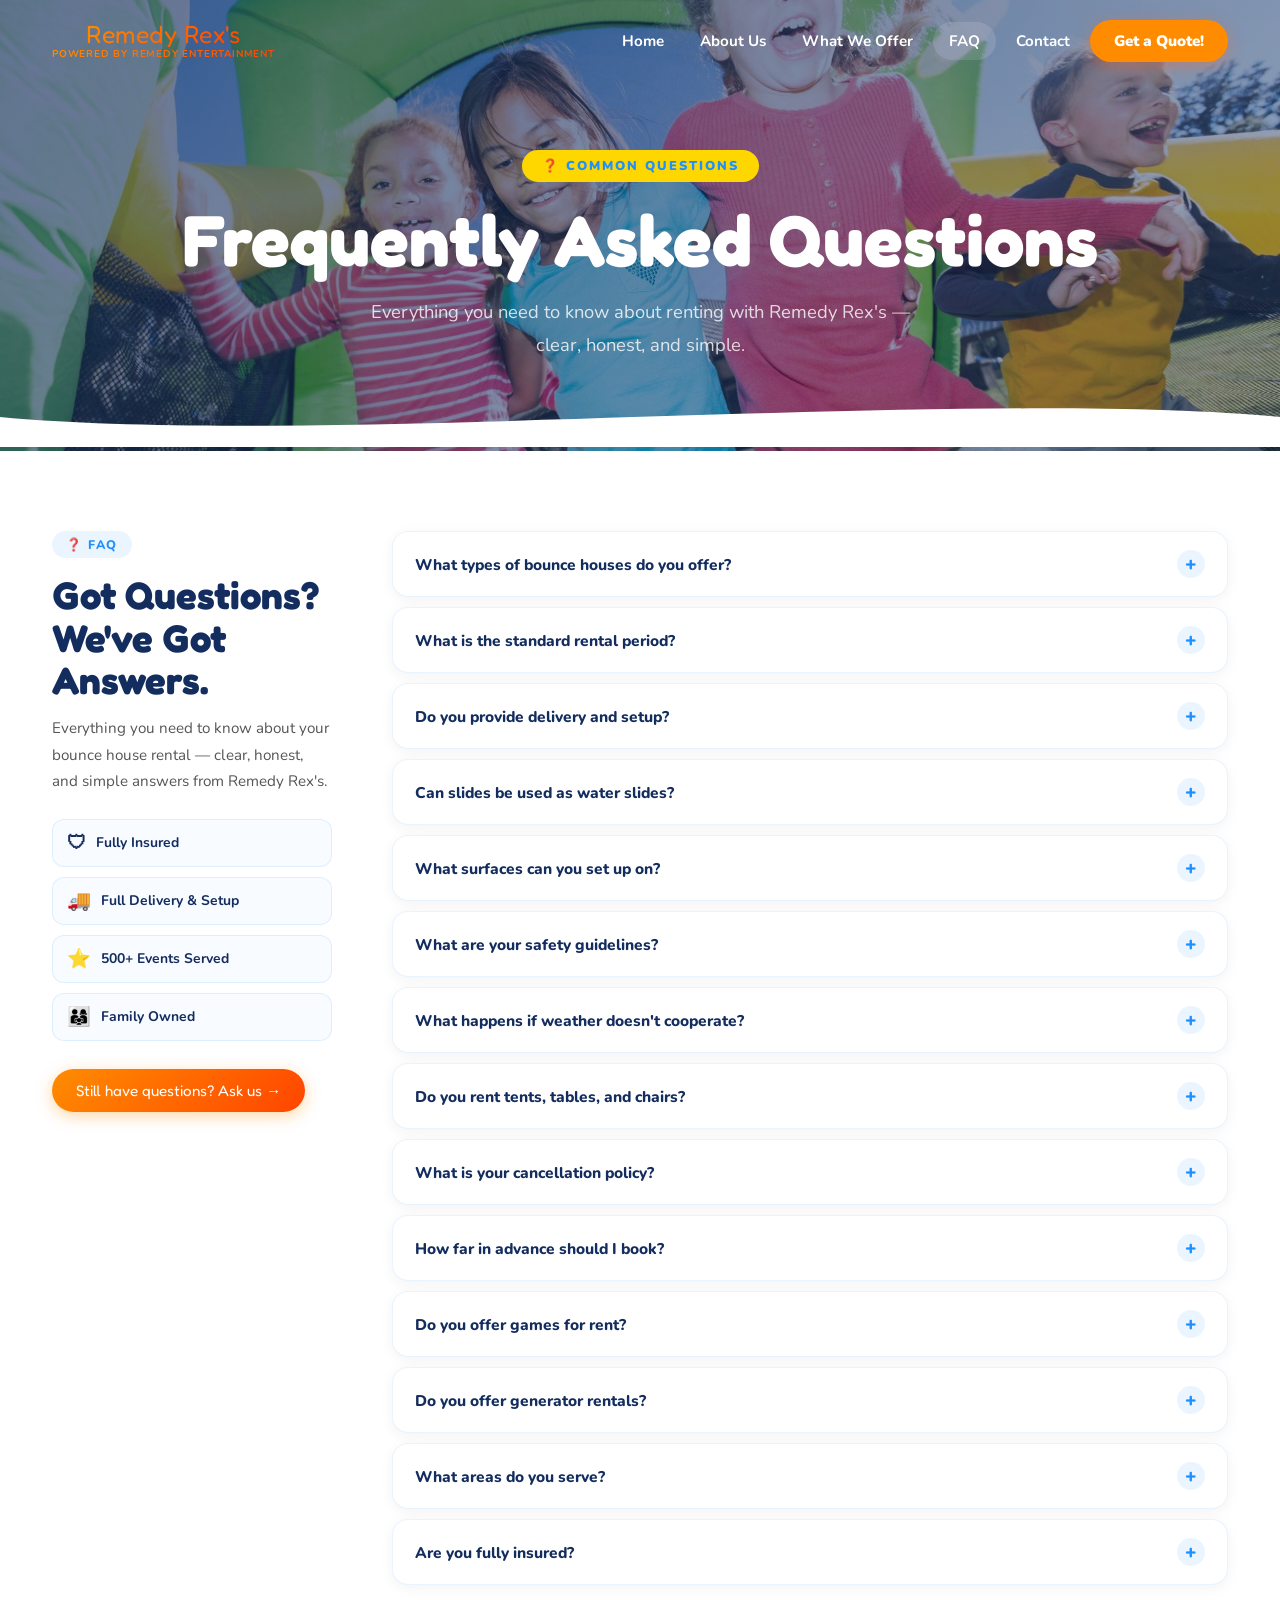
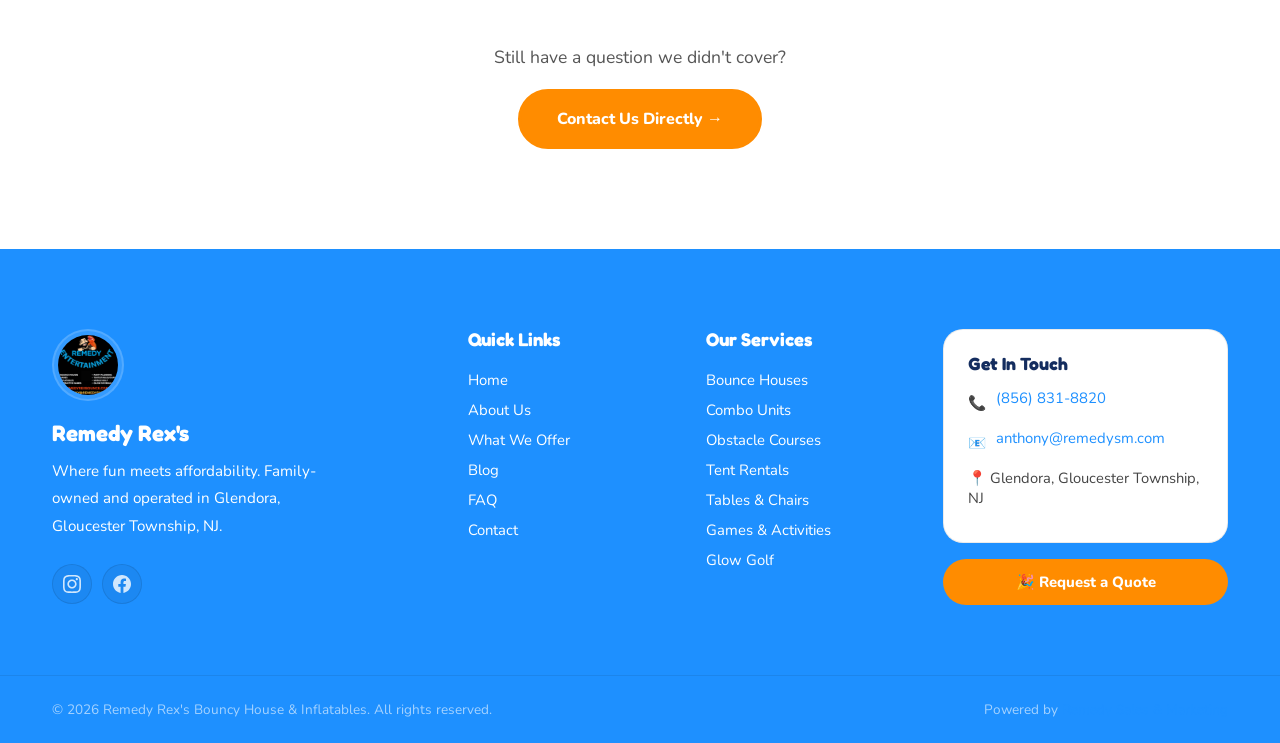
<file: faq.html>
<!DOCTYPE html>
<html lang="en">
<head>
  <meta charset="UTF-8"/>
  <meta name="viewport" content="width=device-width,initial-scale=1.0"/>
  <title>FAQ | Remedy Rex's Bouncy House & Inflatables</title>
  <meta name="description" content="Got questions about bounce house rentals in Gloucester Township, NJ? Find answers on delivery, setup, safety, weather, cancellations, and more from Remedy Rex's."/>
  <link rel="preconnect" href="https://fonts.googleapis.com"/>
  <link rel="preconnect" href="https://fonts.gstatic.com" crossorigin/>
  <link href="https://fonts.googleapis.com/css2?family=Fredoka+One&family=Nunito:wght@400;600;700;800;900&display=swap" rel="stylesheet"/>
  <link rel="stylesheet" href="css/style.css"/>
  <link rel="icon" type="image/x-icon" href="/favicon.ico"/>
  <link rel="icon" type="image/png" sizes="192x192" href="/favicon-192.png"/>
  <link rel="apple-touch-icon" href="/apple-touch-icon.png"/>
  <meta property="og:type" content="website"/>
  <meta property="og:title" content="FAQ | Remedy Rex's Bouncy House & Inflatables"/>
  <meta property="og:description" content="Frequently asked questions about bounce house rentals, delivery, setup, water slides, safety, and more from Remedy Rex's in Gloucester Township, NJ."/>
  <meta property="og:url" content="https://remedyrexbounce.com/faq"/>
  <meta property="og:image" content="https://remedyrexbounce.com/images/hero-main.jpg"/>
  <meta property="og:site_name" content="Remedy Rex's Bouncy House & Inflatables"/>
  <meta name="twitter:card" content="summary_large_image"/>
  <meta name="twitter:title" content="FAQ | Remedy Rex's Bouncy House & Inflatables"/>
  <meta name="twitter:description" content="Frequently asked questions about bounce house rentals, delivery, setup, water slides, safety, and more from Remedy Rex's in Gloucester Township, NJ."/>
  <meta name="twitter:image" content="https://remedyrexbounce.com/images/hero-main.jpg"/>
  <link rel="canonical" href="https://remedyrexbounce.com/faq"/>
  <script type="application/ld+json">
  {
    "@context": "https://schema.org",
    "@type": "FAQPage",
    "mainEntity": [
      {
        "@type": "Question",
        "name": "What types of bounce houses do you offer?",
        "acceptedAnswer": {"@type": "Answer", "text": "We offer themed bounce houses, obstacle courses, combo units with slides, water slides, and specialty inflatables like ball pits and projector screens."}
      },
      {
        "@type": "Question",
        "name": "What is the standard rental period?",
        "acceptedAnswer": {"@type": "Answer", "text": "Our standard rental period is 4 to 8 hours. Overnight rentals are available for an additional fee — just let us know when you reach out!"}
      },
      {
        "@type": "Question",
        "name": "Do you provide delivery and setup?",
        "acceptedAnswer": {"@type": "Answer", "text": "Yes! We handle full delivery, setup, and cleanup for all rentals. Our team takes care of everything — you just show up and celebrate."}
      },
      {
        "@type": "Question",
        "name": "Can slides be used as water slides?",
        "acceptedAnswer": {"@type": "Answer", "text": "Yes! All of our slides have water capability. Just let us know when booking and we'll bring everything needed for a full water slide setup."}
      },
      {
        "@type": "Question",
        "name": "What surfaces can you set up on?",
        "acceptedAnswer": {"@type": "Answer", "text": "We set up on grass, concrete, asphalt, and parking lots. Our tents also work on all surfaces including parking lot setups for large events."}
      },
      {
        "@type": "Question",
        "name": "What are your safety guidelines?",
        "acceptedAnswer": {"@type": "Answer", "text": "We recommend adult supervision at all times. We provide safety instructions with every rental. Each bounce house has specific age and weight limits — details are included with your rental confirmation."}
      },
      {
        "@type": "Question",
        "name": "What happens if weather doesn't cooperate?",
        "acceptedAnswer": {"@type": "Answer", "text": "If severe weather is expected we recommend rescheduling. We'll work with you to find an alternative date or provide a full refund if we need to cancel due to unsafe conditions."}
      },
      {
        "@type": "Question",
        "name": "Do you rent tents, tables, and chairs?",
        "acceptedAnswer": {"@type": "Answer", "text": "Yes! We offer tents in 8x8, 10x10, 15x15, and 20x20 sizes, along with indoor and outdoor tables and chairs in various styles to suit your event."}
      },
      {
        "@type": "Question",
        "name": "What is your cancellation policy?",
        "acceptedAnswer": {"@type": "Answer", "text": "Cancellations must be made at least 48 hours before your event for a full refund. Contact us as soon as possible if you need to cancel or reschedule."}
      },
      {
        "@type": "Question",
        "name": "How far in advance should I book?",
        "acceptedAnswer": {"@type": "Answer", "text": "We recommend booking at least 1-2 weeks in advance, especially for summer weekends and holidays. Popular dates fill up fast — the sooner the better!"}
      },
      {
        "@type": "Question",
        "name": "Do you offer games for rent?",
        "acceptedAnswer": {"@type": "Answer", "text": "Yes! We have cornhole, giant Jenga, golf pong, giant golf darts, inflatable axe/dart throw, a 360 photo booth, kids bean bag toss, and more. Ask about bundling games with your rental."}
      },
      {
        "@type": "Question",
        "name": "Do you offer generator rentals?",
        "acceptedAnswer": {"@type": "Answer", "text": "Yes! We offer generator rentals so you can set up inflatables anywhere — even locations without power access like parks, fields, and remote venues. Ask about this when booking."}
      },
      {
        "@type": "Question",
        "name": "What areas do you serve?",
        "acceptedAnswer": {"@type": "Answer", "text": "We're based in Gloucester Township, NJ and serve the surrounding South Jersey area. Contact us with your location and we'll confirm availability for your zip code."}
      },
      {
        "@type": "Question",
        "name": "Are you fully insured?",
        "acceptedAnswer": {"@type": "Answer", "text": "Yes — Remedy Rex's is fully insured. We can provide proof of insurance upon request for venues or event organizers that require it."}
      }
    ]
  }
  </script>
</head>
<body>

  <header class="navbar scrolled" id="navbar">
    <div class="nav-inner">
      <a href="/" class="nav-logo"><span class="nav-logo-text">Remedy Rex's</span><span class="nav-logo-sub">Powered by Remedy Entertainment</span></a>
      <nav class="nav-links">
        <a href="/">Home</a>
        <a href="/about">About Us</a>
        <a href="/inventory">What We Offer</a>
        <a href="/faq" class="active">FAQ</a>
        <a href="/contact">Contact</a>
        <a href="/contact" class="nav-cta">Get a Quote!</a>
      </nav>
      <button class="hamburger" id="hamburger" aria-label="Open menu"><span></span><span></span><span></span></button>
    </div>
    <div class="mobile-menu" id="mobileMenu">
      <a href="/">Home</a>
      <a href="/about">About Us</a>
      <a href="/inventory">What We Offer</a>
      <a href="/faq">FAQ</a>
      <a href="/contact">Contact</a>
      <a href="/contact" class="mobile-cta">Get a Quote!</a>
    </div>
  </header>

  <!-- PAGE HERO -->
  <section class="page-hero">
    <div class="hero-bg"></div>
    <div class="page-hero-inner">
      <div class="section-tag">❓ Common Questions</div>
      <h1>Frequently Asked Questions</h1>
      <p>Everything you need to know about renting with Remedy Rex's — clear, honest, and simple.</p>
    </div>
    <div class="page-hero-wave">
      <svg viewBox="0 0 1440 60" xmlns="http://www.w3.org/2000/svg" preserveAspectRatio="none">
        <path d="M0,30 C360,60 1080,0 1440,30 L1440,60 L0,60 Z" fill="#ffffff"/>
      </svg>
    </div>
  </section>

  <!-- FAQ SECTION -->
  <section style="background:#ffffff; padding: 80px 0 100px;">
    <div class="container">
      <div class="faq-page-wrap">

        <!-- LEFT -->
        <div class="faq-left">
          <div class="faq-left-tag">❓ FAQ</div>
          <h2 class="faq-left-title">Got Questions?<br/>We've Got<br/>Answers.</h2>
          <p class="faq-left-sub">Everything you need to know about your bounce house rental — clear, honest, and simple answers from Remedy Rex's.</p>
          <div class="faq-trust-badges">
            <div class="faq-trust-badge"><span>🛡</span>Fully Insured</div>
            <div class="faq-trust-badge"><span>🚚</span>Full Delivery &amp; Setup</div>
            <div class="faq-trust-badge"><span>⭐</span>500+ Events Served</div>
            <div class="faq-trust-badge"><span>👨‍👩‍👧</span>Family Owned</div>
          </div>
          <a href="mailto:anthony@remedysm.com" class="faq-contact-btn">Still have questions? Ask us →</a>
        </div>

        <!-- RIGHT: Accordion -->
        <div class="faq-right">

          <div class="faq-v2-item">
            <button class="faq-v2-q">What types of bounce houses do you offer?<span class="faq-icon">+</span></button>
            <div class="faq-v2-a">We offer themed bounce houses, obstacle courses, combo units with slides, water slides, and specialty inflatables like ball pits and projector screens.</div>
          </div>
          <div class="faq-v2-item">
            <button class="faq-v2-q">What is the standard rental period?<span class="faq-icon">+</span></button>
            <div class="faq-v2-a">Our standard rental period is 4 to 8 hours. Overnight rentals are available for an additional fee — just let us know when you reach out!</div>
          </div>
          <div class="faq-v2-item">
            <button class="faq-v2-q">Do you provide delivery and setup?<span class="faq-icon">+</span></button>
            <div class="faq-v2-a">Yes! We handle full delivery, setup, and cleanup for all rentals. Our team takes care of everything — you just show up and celebrate.</div>
          </div>
          <div class="faq-v2-item">
            <button class="faq-v2-q">Can slides be used as water slides?<span class="faq-icon">+</span></button>
            <div class="faq-v2-a">Yes! All of our slides have water capability. Just let us know when booking and we'll bring everything needed for a full water slide setup.</div>
          </div>
          <div class="faq-v2-item">
            <button class="faq-v2-q">What surfaces can you set up on?<span class="faq-icon">+</span></button>
            <div class="faq-v2-a">We set up on grass, concrete, asphalt, and parking lots. Our tents also work on all surfaces including parking lot setups for large events.</div>
          </div>
          <div class="faq-v2-item">
            <button class="faq-v2-q">What are your safety guidelines?<span class="faq-icon">+</span></button>
            <div class="faq-v2-a">We recommend adult supervision at all times. We provide safety instructions with every rental. Each bounce house has specific age and weight limits — details are included with your rental confirmation.</div>
          </div>
          <div class="faq-v2-item">
            <button class="faq-v2-q">What happens if weather doesn't cooperate?<span class="faq-icon">+</span></button>
            <div class="faq-v2-a">If severe weather is expected we recommend rescheduling. We'll work with you to find an alternative date or provide a full refund if we need to cancel due to unsafe conditions.</div>
          </div>
          <div class="faq-v2-item">
            <button class="faq-v2-q">Do you rent tents, tables, and chairs?<span class="faq-icon">+</span></button>
            <div class="faq-v2-a">Yes! We offer tents in 8×8, 10×10, 15×15, and 20×20 sizes, along with indoor and outdoor tables and chairs in various styles to suit your event.</div>
          </div>
          <div class="faq-v2-item">
            <button class="faq-v2-q">What is your cancellation policy?<span class="faq-icon">+</span></button>
            <div class="faq-v2-a">Cancellations must be made at least 48 hours before your event for a full refund. Contact us as soon as possible if you need to cancel or reschedule.</div>
          </div>
          <div class="faq-v2-item">
            <button class="faq-v2-q">How far in advance should I book?<span class="faq-icon">+</span></button>
            <div class="faq-v2-a">We recommend booking at least 1–2 weeks in advance, especially for summer weekends and holidays. Popular dates fill up fast — the sooner the better!</div>
          </div>
          <div class="faq-v2-item">
            <button class="faq-v2-q">Do you offer games for rent?<span class="faq-icon">+</span></button>
            <div class="faq-v2-a">Yes! We have cornhole, giant Jenga, golf pong, giant golf darts, inflatable axe/dart throw, a 360 photo booth, kids bean bag toss, and more. Ask about bundling games with your rental.</div>
          </div>
          <div class="faq-v2-item">
            <button class="faq-v2-q">Do you offer generator rentals?<span class="faq-icon">+</span></button>
            <div class="faq-v2-a">Yes! We offer generator rentals so you can set up inflatables anywhere — even locations without power access like parks, fields, and remote venues. Ask about this when booking.</div>
          </div>
          <div class="faq-v2-item">
            <button class="faq-v2-q">What areas do you serve?<span class="faq-icon">+</span></button>
            <div class="faq-v2-a">We're based in Gloucester Township, NJ and serve the surrounding South Jersey area. Contact us with your location and we'll confirm availability for your zip code.</div>
          </div>
          <div class="faq-v2-item">
            <button class="faq-v2-q">Are you fully insured?<span class="faq-icon">+</span></button>
            <div class="faq-v2-a">Yes — Remedy Rex's is fully insured. We can provide proof of insurance upon request for venues or event organizers that require it.</div>
          </div>

        </div>
      </div>

      <!-- Bottom CTA -->
      <div class="section-cta reveal" style="margin-top:60px;">
        <p style="font-size:1.1rem;color:#555;margin-bottom:20px;">Still have a question we didn't cover?</p>
        <a href="/contact" class="btn btn-primary">Contact Us Directly →</a>
      </div>
    </div>
  </section>

  <!-- FOOTER -->
  <footer class="footer">
    <div class="footer-top"><div class="container"><div class="footer-grid">
      <div class="footer-brand">
        <img src="images/logo-main.png" alt="Remedy Rex Logo" class="footer-logo-img" loading="lazy"/>
        <h3>Remedy Rex's</h3>
        <p>Where fun meets affordability. Family-owned and operated in Glendora, Gloucester Township, NJ.</p>
        <div class="footer-social">
          <a href="https://www.instagram.com/remedy_entertainment1/" target="_blank" rel="noopener" aria-label="Instagram"><svg viewBox="0 0 24 24" fill="currentColor"><path d="M12 2.163c3.204 0 3.584.012 4.85.07 3.252.148 4.771 1.691 4.919 4.919.058 1.265.069 1.645.069 4.849 0 3.205-.012 3.584-.069 4.849-.149 3.225-1.664 4.771-4.919 4.919-1.266.058-1.644.07-4.85.07-3.204 0-3.584-.012-4.849-.07-3.26-.149-4.771-1.699-4.919-4.92-.058-1.265-.07-1.644-.07-4.849 0-3.204.013-3.583.07-4.849.149-3.227 1.664-4.771 4.919-4.919 1.266-.057 1.645-.069 4.849-.069zm0-2.163c-3.259 0-3.667.014-4.947.072-4.358.2-6.78 2.618-6.98 6.98-.059 1.281-.073 1.689-.073 4.948 0 3.259.014 3.668.072 4.948.2 4.358 2.618 6.78 6.98 6.98 1.281.058 1.689.072 4.948.072 3.259 0 3.668-.014 4.948-.072 4.354-.2 6.782-2.618 6.979-6.98.059-1.28.073-1.689.073-4.948 0-3.259-.014-3.667-.072-4.947-.196-4.354-2.617-6.78-6.979-6.98-1.281-.059-1.69-.073-4.949-.073zm0 5.838c-3.403 0-6.162 2.759-6.162 6.162s2.759 6.163 6.162 6.163 6.162-2.759 6.162-6.163c0-3.403-2.759-6.162-6.162-6.162zm0 10.162c-2.209 0-4-1.79-4-4 0-2.209 1.791-4 4-4s4 1.791 4 4c0 2.21-1.791 4-4 4zm6.406-11.845c-.796 0-1.441.645-1.441 1.44s.645 1.44 1.441 1.44c.795 0 1.439-.645 1.439-1.44s-.644-1.44-1.439-1.44z"/></svg></a>
          <a href="https://www.facebook.com/profile.php?id=61577245432966" target="_blank" rel="noopener" aria-label="Facebook"><svg viewBox="0 0 24 24" fill="currentColor"><path d="M24 12.073c0-6.627-5.373-12-12-12s-12 5.373-12 12c0 5.99 4.388 10.954 10.125 11.854v-8.385H7.078v-3.47h3.047V9.43c0-3.007 1.792-4.669 4.533-4.669 1.312 0 2.686.235 2.686.235v2.953H15.83c-1.491 0-1.956.925-1.956 1.874v2.25h3.328l-.532 3.47h-2.796v8.385C19.612 23.027 24 18.062 24 12.073z"/></svg></a>
        </div>
      </div>
      <div class="footer-col"><h4>Quick Links</h4><a href="/">Home</a><a href="/about">About Us</a><a href="/inventory">What We Offer</a><a href="/blog">Blog</a><a href="/faq">FAQ</a><a href="/contact">Contact</a></div>
      <div class="footer-col"><h4>Our Services</h4><span>Bounce Houses</span><span>Combo Units</span><span>Obstacle Courses</span><span>Tent Rentals</span><span>Tables &amp; Chairs</span><span>Games &amp; Activities</span><span>Glow Golf</span></div>
      <div class="footer-col">
        <div class="footer-contact-card"><h4>Get In Touch</h4><div class="footer-contact-row">📞 <a href="tel:+18568318820">(856) 831-8820</a></div><div class="footer-contact-row">📧 <a href="mailto:anthony@remedysm.com">anthony@remedysm.com</a></div><div class="footer-contact-row">📍 Glendora, Gloucester Township, NJ</div></div>
        <a href="/contact" class="footer-cta-btn">🎉 Request a Quote</a>
      </div>
    </div></div></div>
    <hr class="footer-divider"/>
    <div class="container"><div class="footer-bottom"><p>© 2026 Remedy Rex's Bouncy House &amp; Inflatables. All rights reserved.</p><p>Powered by <a href="https://www.remedysm.com" target="_blank" rel="noopener">Remedy Sales &amp; Marketing</a></p></div></div>
  </footer>

  <style>
    .faq-page-wrap {
      display: grid;
      grid-template-columns: 280px 1fr;
      gap: 60px;
      align-items: start;
    }
    @media(max-width:860px){
      .faq-page-wrap { grid-template-columns: 1fr; gap: 32px; }
      .faq-left { position: static !important; }
    }
  </style>

  <script src="js/main.js"></script>
  <script>
    document.querySelectorAll('.faq-v2-q').forEach(btn => {
      btn.addEventListener('click', () => {
        const item = btn.closest('.faq-v2-item');
        const isOpen = item.classList.contains('open');
        document.querySelectorAll('.faq-v2-item.open').forEach(el => el.classList.remove('open'));
        if (!isOpen) item.classList.add('open');
      });
    });
  </script>
</body>
</html>
</file>
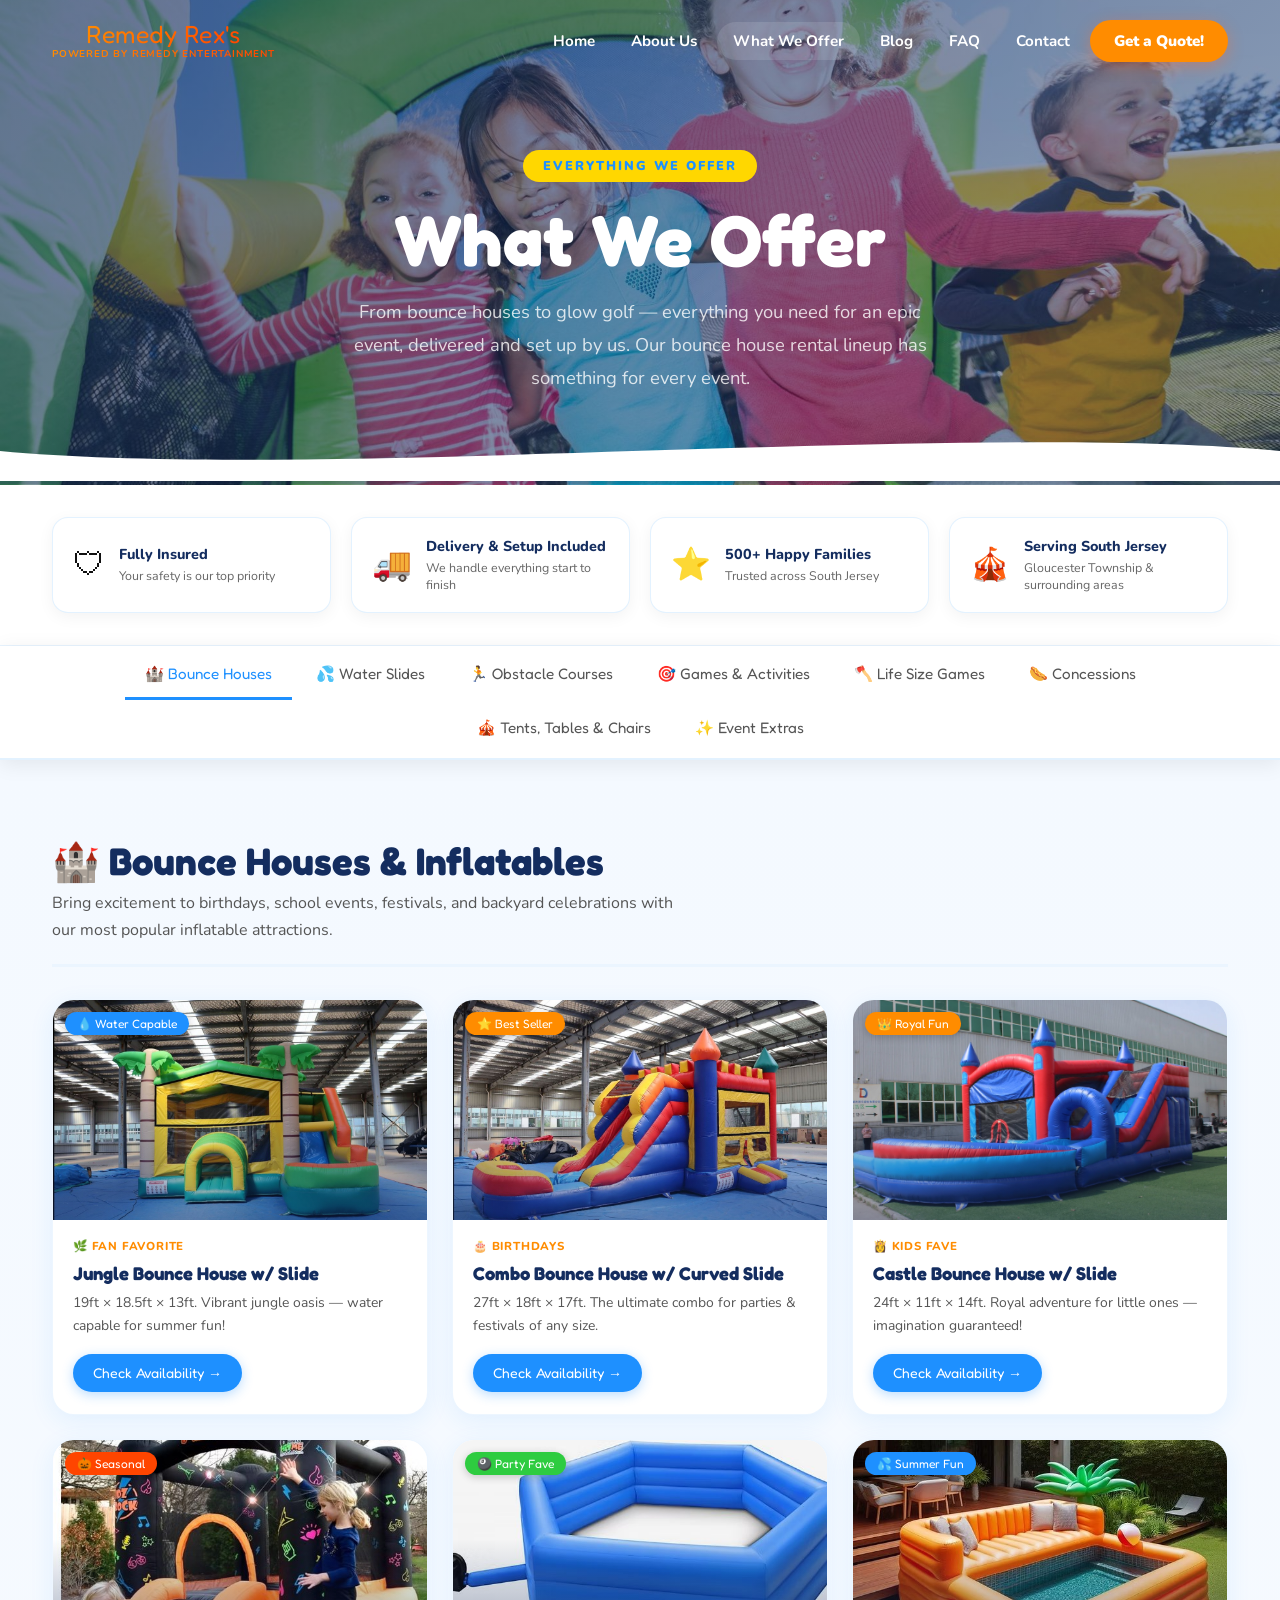
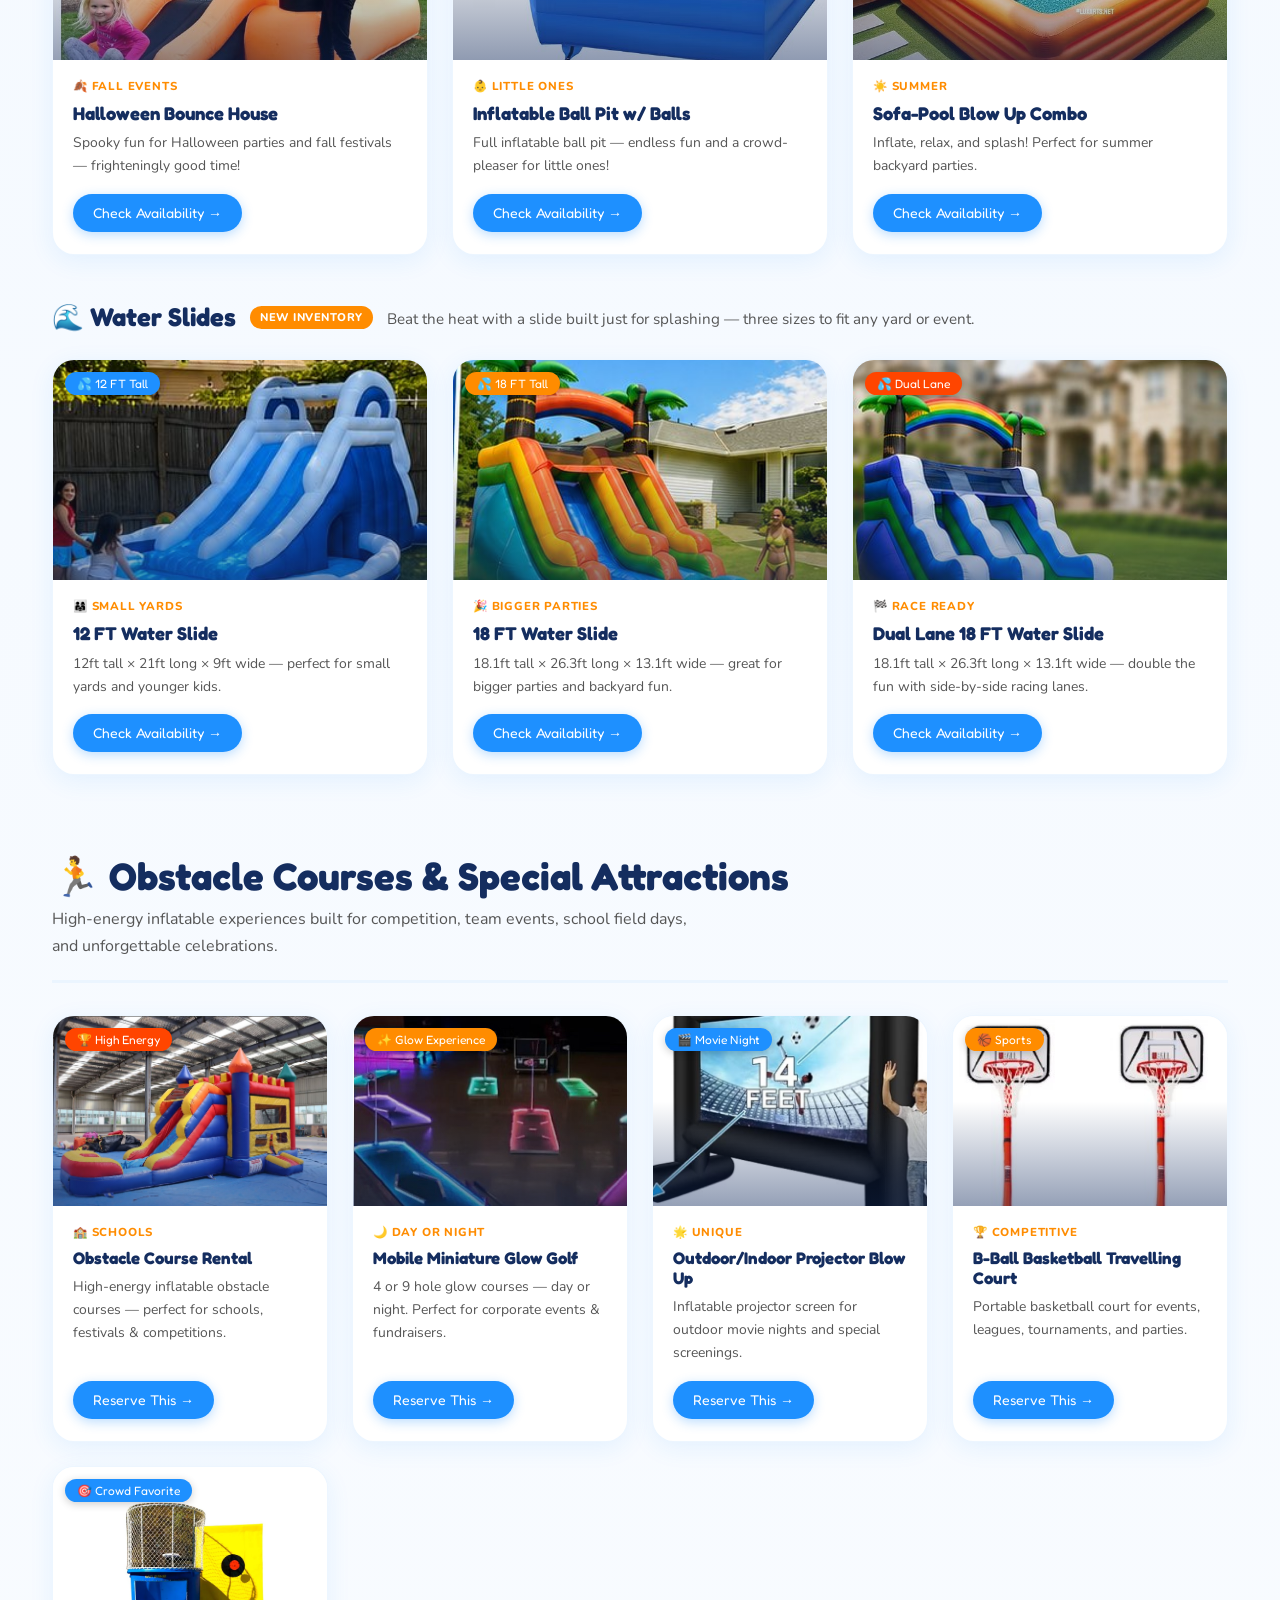
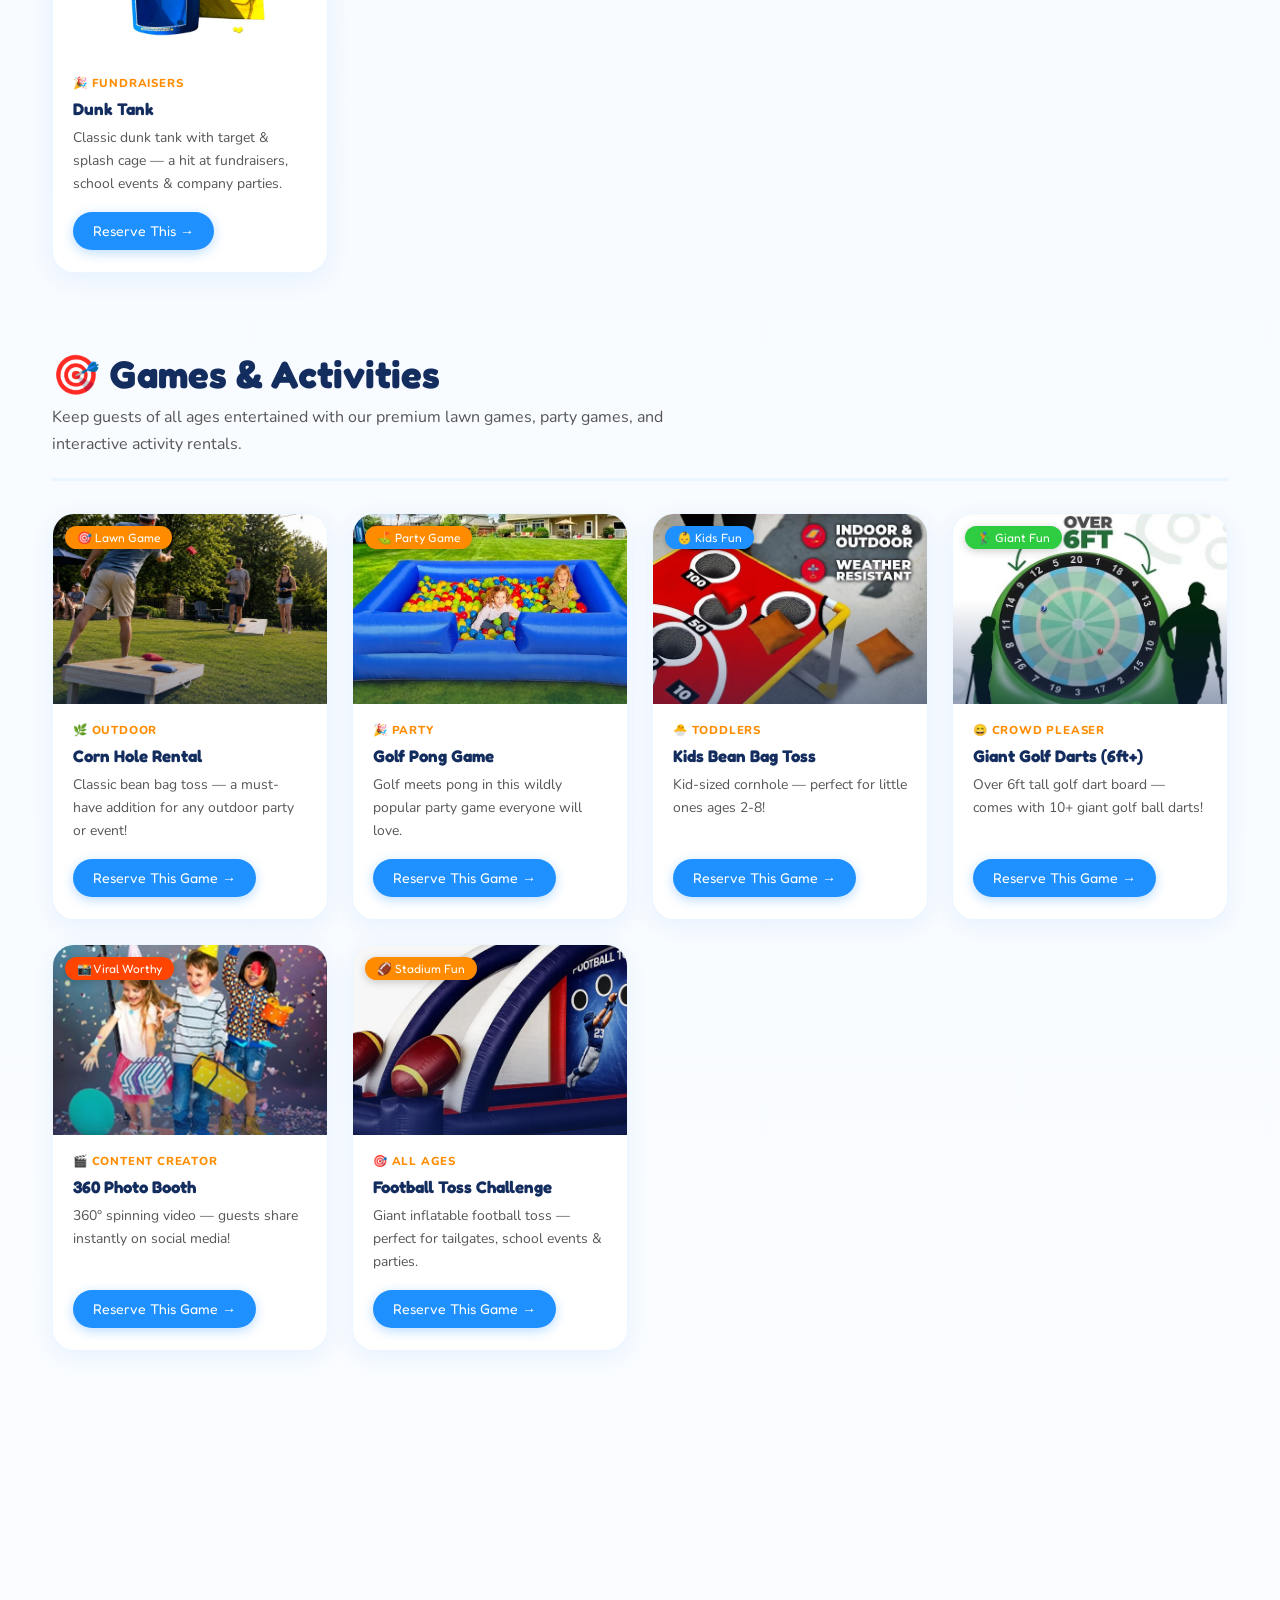
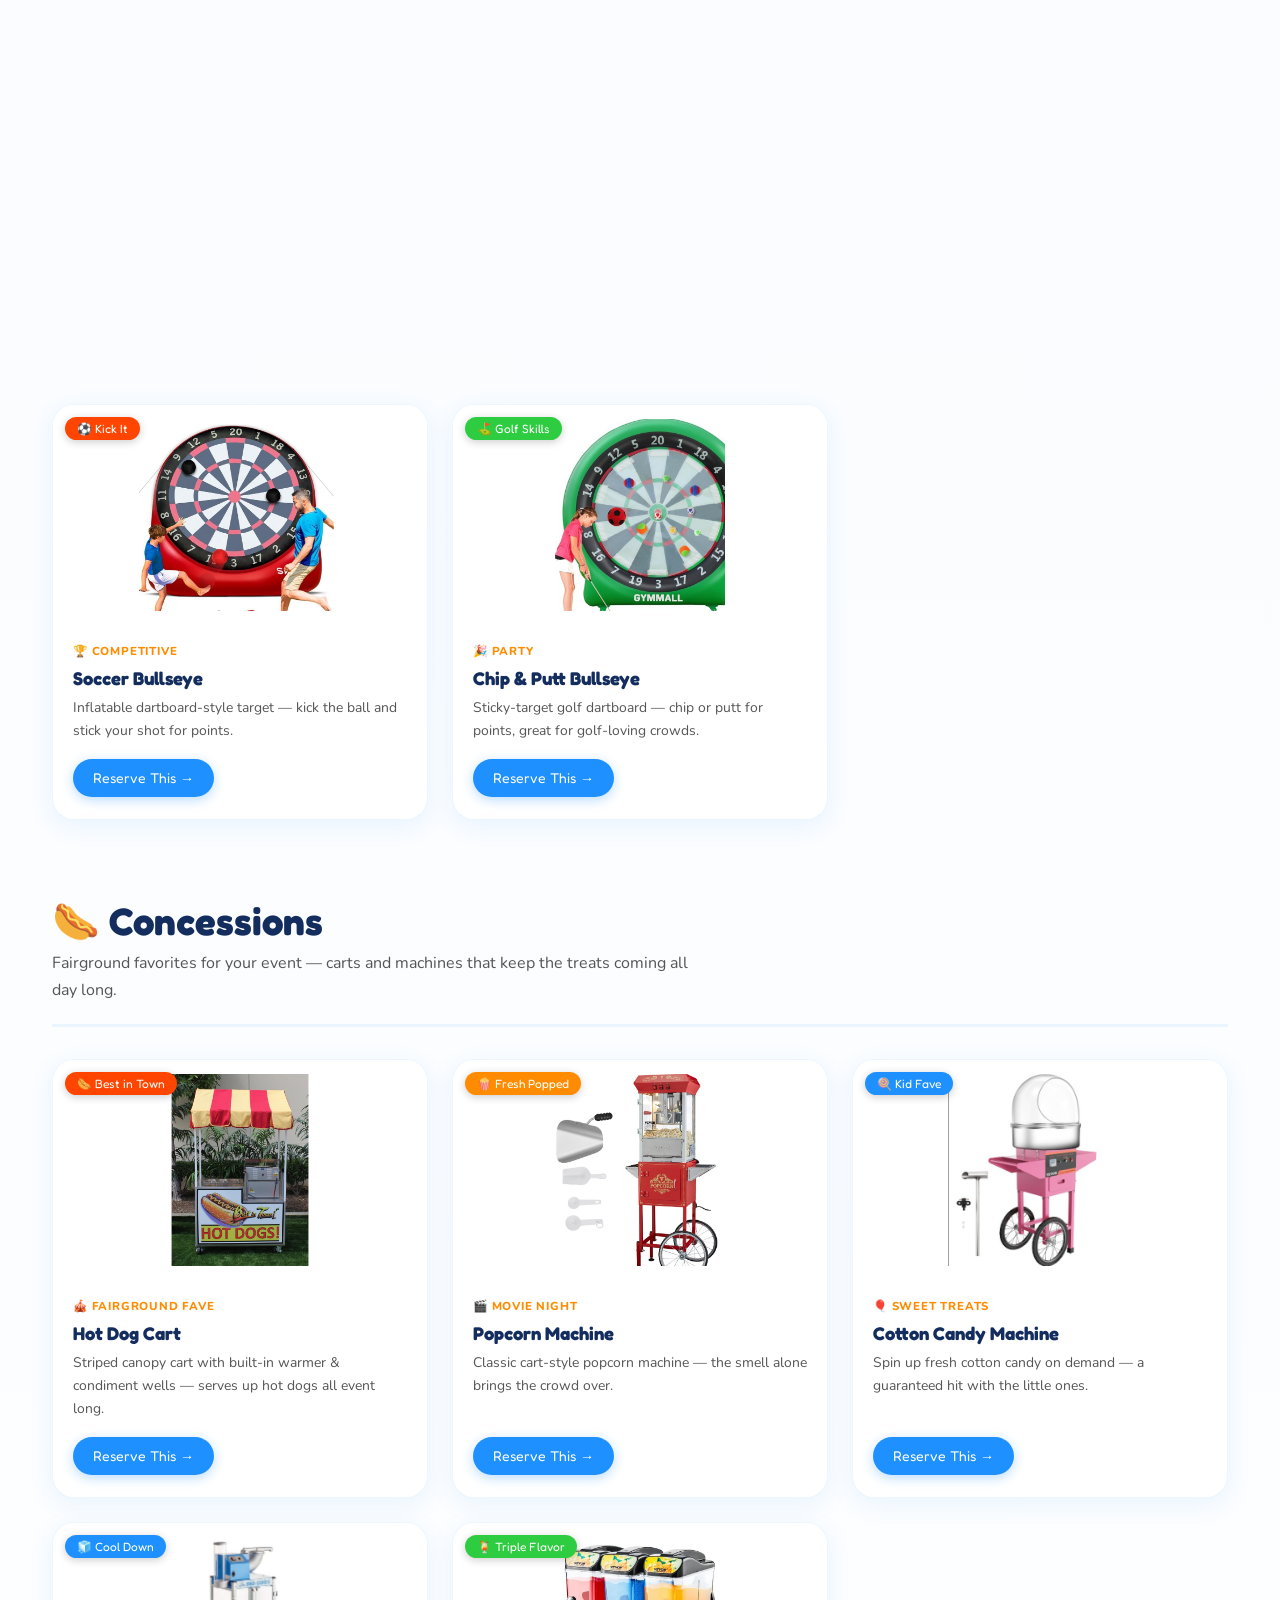
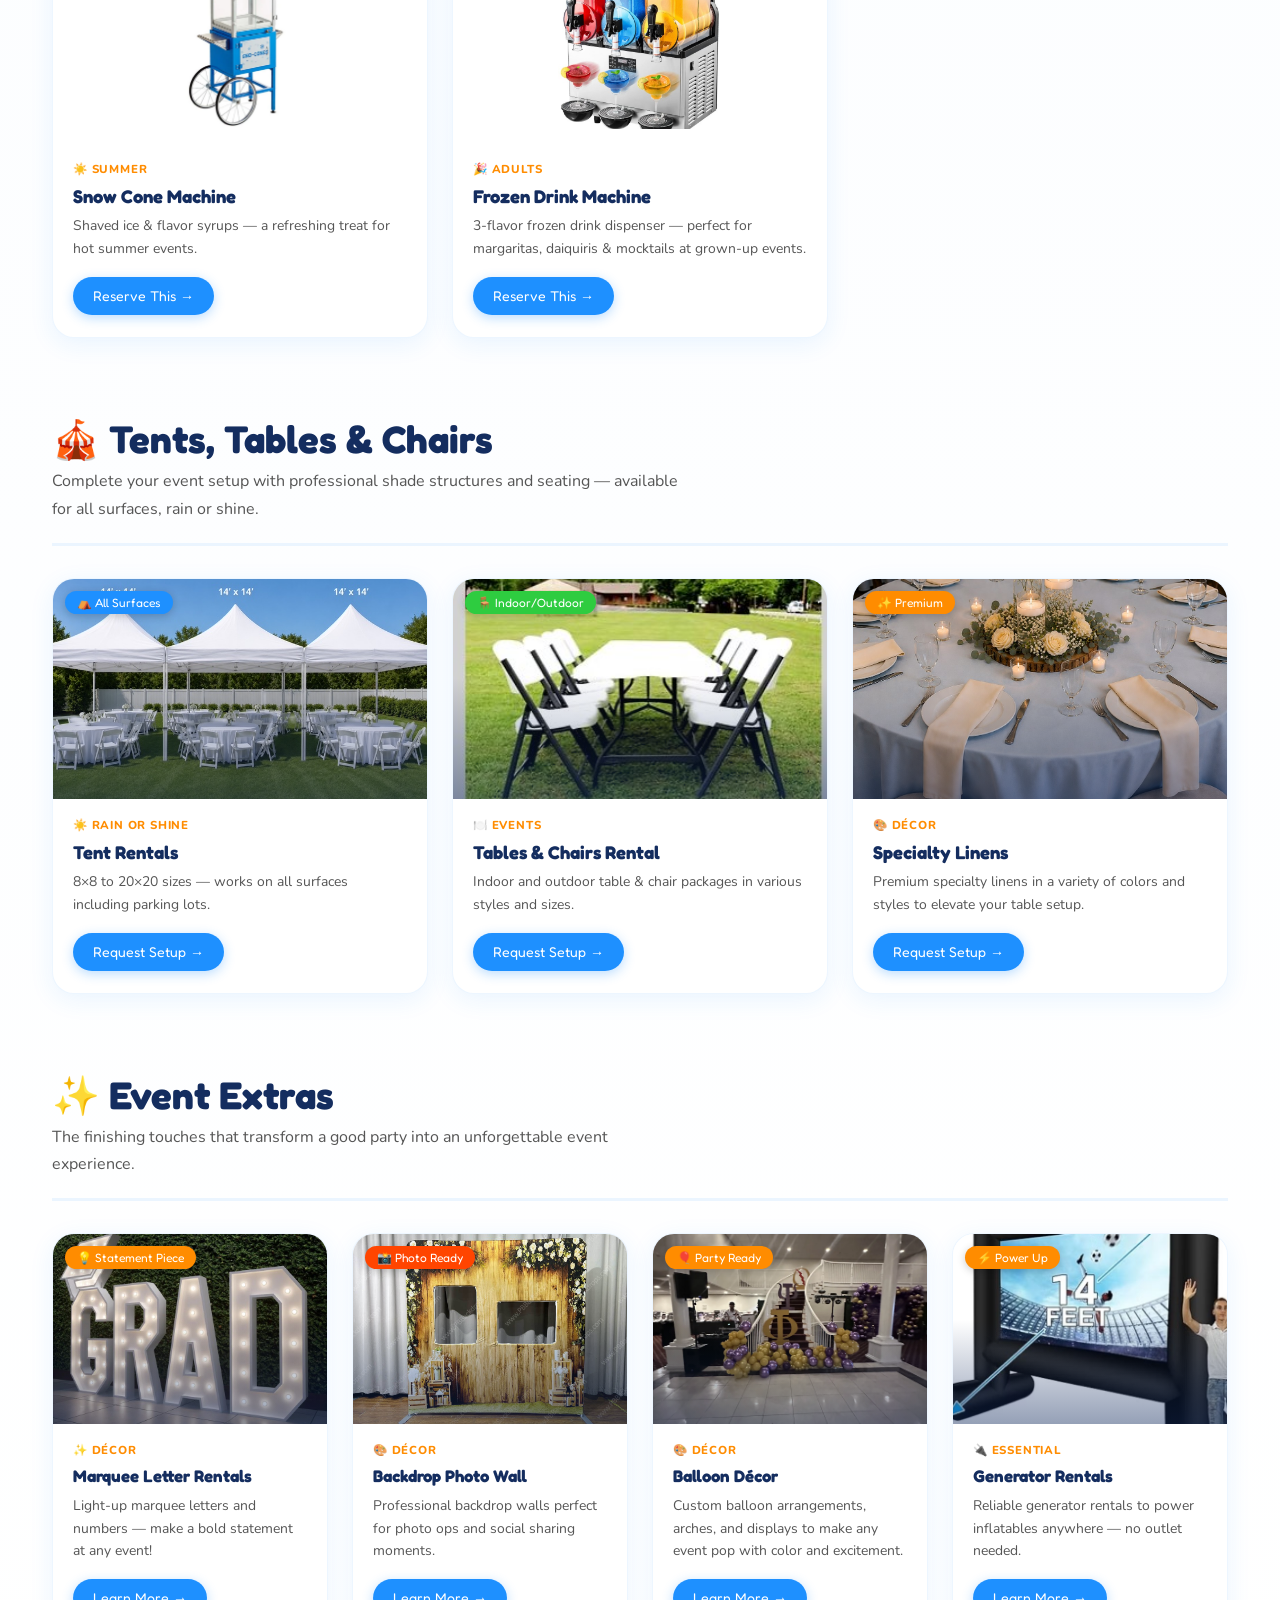
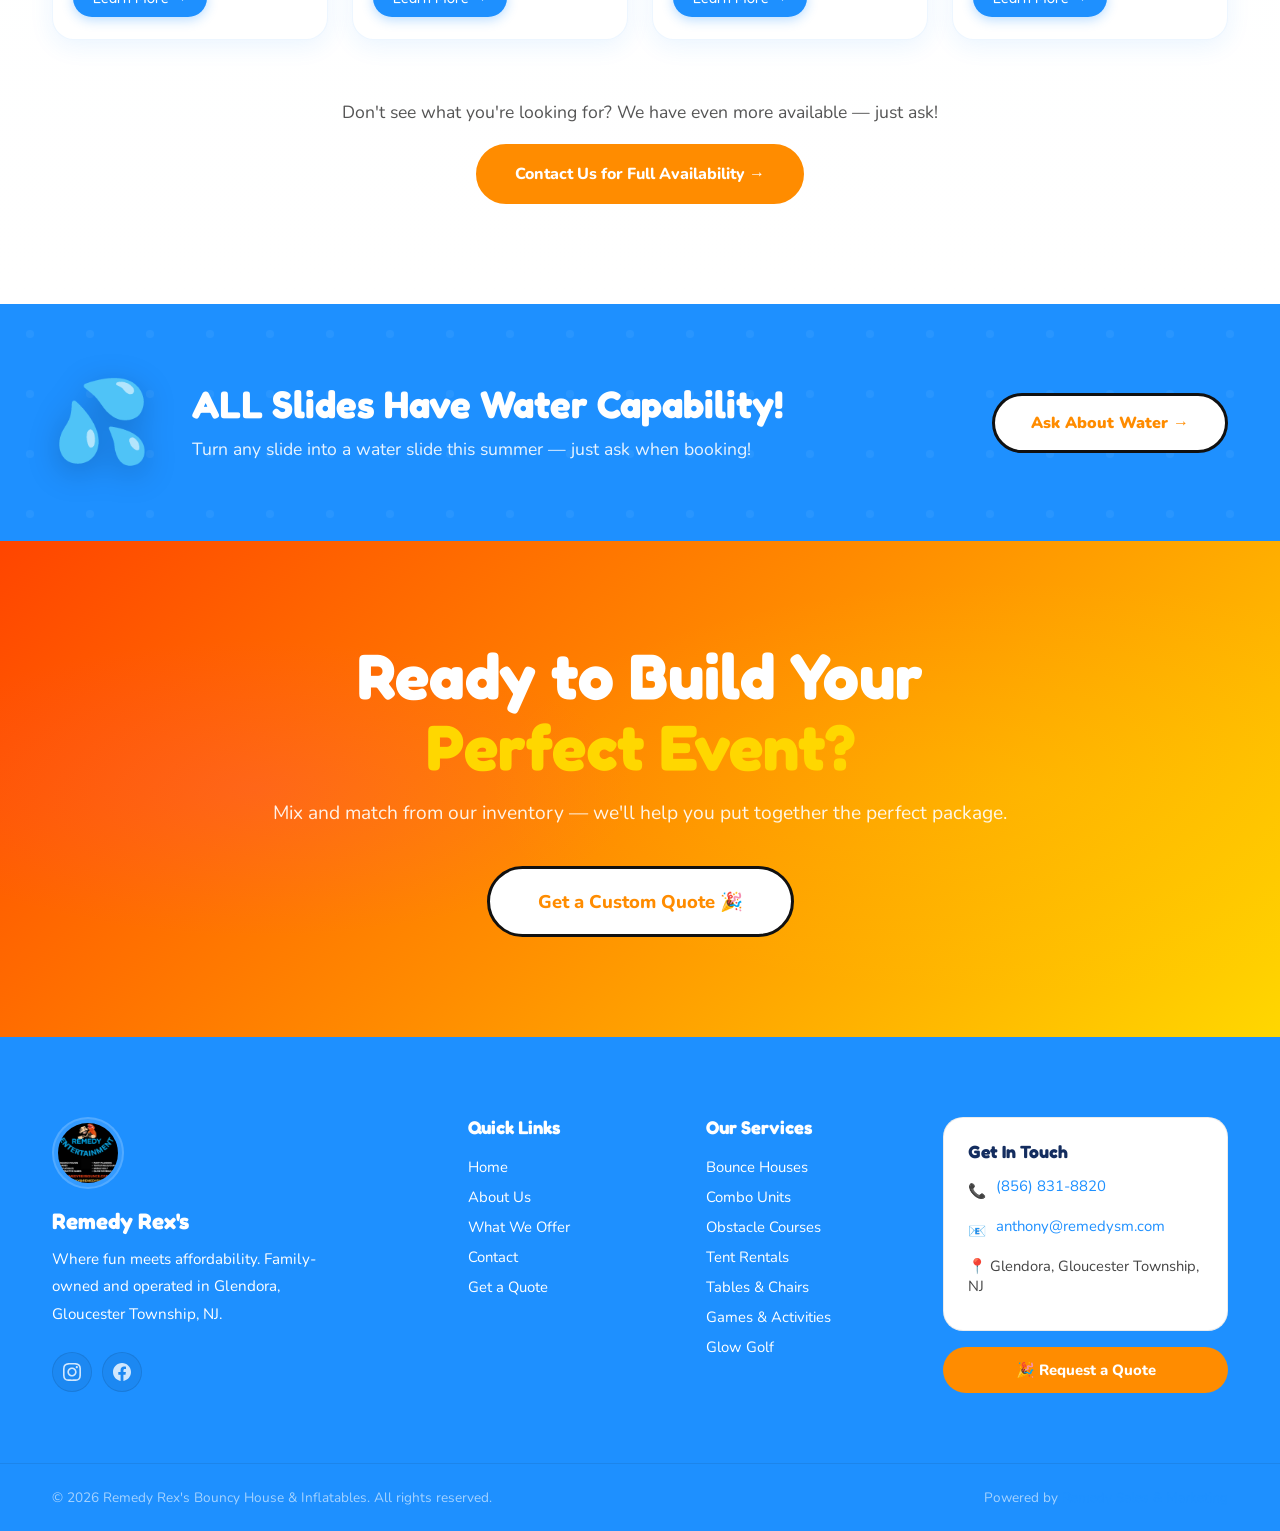
<file: inventory.html>
<!DOCTYPE html>
<html lang="en">
<head>
  <meta charset="UTF-8"/>
  <meta name="viewport" content="width=device-width,initial-scale=1.0"/>
  <title>What We Offer | Remedy Rex's Bouncy House & Inflatables</title>
  <meta name="description" content="Browse our full bounce house rental inventory — inflatables, obstacle courses, water slides, concessions, tents, tables &amp; more. Serving South Jersey."/>
  <link rel="preconnect" href="https://fonts.googleapis.com"/>
  <link rel="preconnect" href="https://fonts.gstatic.com" crossorigin/>
  <link href="https://fonts.googleapis.com/css2?family=Fredoka+One&family=Nunito:wght@400;600;700;800;900&display=swap" rel="stylesheet"/>
  <link rel="stylesheet" href="css/style.css"/>
  <link rel="icon" type="image/x-icon" href="/favicon.ico"/>
  <link rel="icon" type="image/png" sizes="192x192" href="/favicon-192.png"/>
  <link rel="apple-touch-icon" href="/apple-touch-icon.png"/>
  <meta property="og:type" content="website"/>
  <meta property="og:title" content="What We Offer | Remedy Rex's Bounce House Rentals NJ"/>
  <meta property="og:description" content="Browse our full rental inventory — bounce houses, obstacle courses, glow golf, tents, tables, chairs, games & more in South Jersey."/>
  <meta property="og:url" content="https://remedyrexbounce.com/inventory"/>
  <meta property="og:image" content="https://remedyrexbounce.com/images/castle-bounce-house-v2.jpg"/>
  <meta property="og:site_name" content="Remedy Rex's Bouncy House & Inflatables"/>
  <meta name="twitter:card" content="summary_large_image"/>
  <meta name="twitter:title" content="What We Offer | Remedy Rex's Bounce House Rentals NJ"/>
  <meta name="twitter:description" content="Browse our full rental inventory — bounce houses, obstacle courses, glow golf, tents, tables, chairs, games & more in South Jersey."/>
  <meta name="twitter:image" content="https://remedyrexbounce.com/images/castle-bounce-house-v2.jpg"/>
  <link rel="canonical" href="https://remedyrexbounce.com/inventory"/>
  <script type="application/ld+json">
  {
    "@context": "https://schema.org",
    "@type": "ItemList",
    "name": "Bounce House & Inflatable Rental Inventory",
    "description": "Full rental catalog for Remedy Rex's — bounce houses, obstacle courses, water slides, games, tents, and more in South Jersey.",
    "url": "https://remedyrexbounce.com/inventory",
    "numberOfItems": 7,
    "itemListElement": [
      {"@type": "ListItem", "position": 1, "name": "Bounce Houses", "url": "https://remedyrexbounce.com/inventory#bounce-houses"},
      {"@type": "ListItem", "position": 2, "name": "Obstacle Courses & Combo Units", "url": "https://remedyrexbounce.com/inventory#obstacle-courses"},
      {"@type": "ListItem", "position": 3, "name": "Party Games", "url": "https://remedyrexbounce.com/inventory#games"},
      {"@type": "ListItem", "position": 4, "name": "Life Size Games", "url": "https://remedyrexbounce.com/inventory#life-size-games"},
      {"@type": "ListItem", "position": 5, "name": "Concessions", "url": "https://remedyrexbounce.com/inventory#concessions"},
      {"@type": "ListItem", "position": 6, "name": "Tents, Tables & Chairs", "url": "https://remedyrexbounce.com/inventory#tents"},
      {"@type": "ListItem", "position": 7, "name": "Event Décor & Enhancements", "url": "https://remedyrexbounce.com/inventory#decor"}
    ]
  }
  </script>
</head>
<body>

  <header class="navbar scrolled" id="navbar">
    <div class="nav-inner">
      <a href="/" class="nav-logo"><span class="nav-logo-text">Remedy Rex's</span><span class="nav-logo-sub">Powered by Remedy Entertainment</span></a>
      <nav class="nav-links">
        <a href="/">Home</a>
        <a href="/about">About Us</a>
        <a href="/inventory" class="active">What We Offer</a>
        <a href="/blog">Blog</a>
        <a href="/faq">FAQ</a>
        <a href="/contact">Contact</a>
        <a href="/contact" class="nav-cta">Get a Quote!</a>
      </nav>
      <button class="hamburger" id="hamburger" aria-label="Open menu"><span></span><span></span><span></span></button>
    </div>
    <div class="mobile-menu" id="mobileMenu">
      <a href="/">Home</a><a href="/about">About Us</a><a href="/inventory">What We Offer</a><a href="/blog">Blog</a><a href="/blog">Blog</a><a href="/faq">FAQ</a><a href="/contact">Contact</a>
      <a href="/contact" class="mobile-cta">Get a Quote!</a>
    </div>
  </header>

  <section class="page-hero">
    <div class="hero-bg"></div>
    <div class="page-hero-inner">
      <div class="section-tag">Everything We Offer</div>
      <h1>What We Offer</h1>
      <p>From bounce houses to glow golf — everything you need for an epic event, delivered and set up by us. Our bounce house rental lineup has something for every event.</p>
    </div>
    <div class="page-hero-wave">
      <svg viewBox="0 0 1440 60" xmlns="http://www.w3.org/2000/svg" preserveAspectRatio="none">
        <path d="M0,30 C360,60 1080,0 1440,30 L1440,60 L0,60 Z" fill="#ffffff"/>
      </svg>
    </div>
  </section>

  <!-- TRUST STRIP -->
  <section class="inv-trust-strip">
    <div class="container">
      <div class="inv-trust-grid">
        <div class="inv-trust-card"><span class="inv-trust-icon">🛡</span><div><strong>Fully Insured</strong><p>Your safety is our top priority</p></div></div>
        <div class="inv-trust-card"><span class="inv-trust-icon">🚚</span><div><strong>Delivery &amp; Setup Included</strong><p>We handle everything start to finish</p></div></div>
        <div class="inv-trust-card"><span class="inv-trust-icon">⭐</span><div><strong>500+ Happy Families</strong><p>Trusted across South Jersey</p></div></div>
        <div class="inv-trust-card"><span class="inv-trust-icon">🎪</span><div><strong>Serving South Jersey</strong><p>Gloucester Township &amp; surrounding areas</p></div></div>
      </div>
    </div>
  </section>

  <!-- STICKY CATEGORY NAV -->
  <nav class="cat-nav" id="catNav">
    <div class="container">
      <div class="cat-nav-inner">
        <a href="#bounce-houses"    class="cat-nav-link active" data-section="bounce-houses">🏰 Bounce Houses</a>
        <a href="#water-slides"     class="cat-nav-link" data-section="water-slides">💦 Water Slides</a>
        <a href="#obstacle-courses" class="cat-nav-link" data-section="obstacle-courses">🏃 Obstacle Courses</a>
        <a href="#games"            class="cat-nav-link" data-section="games">🎯 Games &amp; Activities</a>
        <a href="#life-size-games"  class="cat-nav-link" data-section="life-size-games">🪓 Life Size Games</a>
        <a href="#concessions"      class="cat-nav-link" data-section="concessions">🌭 Concessions</a>
        <a href="#tents"            class="cat-nav-link" data-section="tents">🎪 Tents, Tables &amp; Chairs</a>
        <a href="#event-extras"     class="cat-nav-link" data-section="event-extras">✨ Event Extras</a>
      </div>
    </div>
  </nav>

  <!-- CATALOG -->
  <section class="inv-catalog">
    <div class="container">

      <!-- BOUNCE HOUSES -->
      <div class="inv-cat-header reveal" id="bounce-houses">
        <h2>🏰 Bounce Houses &amp; Inflatables</h2>
        <p>Bring excitement to birthdays, school events, festivals, and backyard celebrations with our most popular inflatable attractions.</p>
      </div>
      <div class="inv-grid inv-grid-3">
        <div class="inv-card reveal delay-1">
          <div class="inv-img-wrap"><img src="images/jungle-bounce-house-v2.jpg" alt="Jungle Bounce House" loading="lazy"/><div class="inv-img-overlay"></div><span class="inv-badge inv-badge-blue">💧 Water Capable</span></div>
          <div class="inv-body"><span class="inv-cat-label">🌿 Fan Favorite</span><h3>Jungle Bounce House w/ Slide</h3><p>19ft × 18.5ft × 13ft. Vibrant jungle oasis — water capable for summer fun!</p><a href="/contact" class="inv-btn">Check Availability →</a></div>
        </div>
        <div class="inv-card reveal delay-2">
          <div class="inv-img-wrap"><img src="images/combo-bounce-house-v2.jpg" alt="Combo Bounce House" loading="lazy"/><div class="inv-img-overlay"></div><span class="inv-badge inv-badge-orange">⭐ Best Seller</span></div>
          <div class="inv-body"><span class="inv-cat-label">🎂 Birthdays</span><h3>Combo Bounce House w/ Curved Slide</h3><p>27ft × 18ft × 17ft. The ultimate combo for parties &amp; festivals of any size.</p><a href="/contact" class="inv-btn">Check Availability →</a></div>
        </div>
        <div class="inv-card reveal delay-3">
          <div class="inv-img-wrap"><img src="images/castle-bounce-house-v2.jpg" alt="Castle Bounce House" loading="lazy"/><div class="inv-img-overlay"></div><span class="inv-badge inv-badge-yellow">👑 Royal Fun</span></div>
          <div class="inv-body"><span class="inv-cat-label">👸 Kids Fave</span><h3>Castle Bounce House w/ Slide</h3><p>24ft × 11ft × 14ft. Royal adventure for little ones — imagination guaranteed!</p><a href="/contact" class="inv-btn">Check Availability →</a></div>
        </div>
        <div class="inv-card reveal delay-1">
          <div class="inv-img-wrap"><img src="images/halloween-bounce-house-v2.png" alt="Halloween Bounce House" loading="lazy"/><div class="inv-img-overlay"></div><span class="inv-badge inv-badge-red">🎃 Seasonal</span></div>
          <div class="inv-body"><span class="inv-cat-label">🍂 Fall Events</span><h3>Halloween Bounce House</h3><p>Spooky fun for Halloween parties and fall festivals — frighteningly good time!</p><a href="/contact" class="inv-btn">Check Availability →</a></div>
        </div>
        <div class="inv-card reveal delay-2">
          <div class="inv-img-wrap"><img src="images/inflatable-ball-pit.png" alt="Inflatable Ball Pit" loading="lazy"/><div class="inv-img-overlay"></div><span class="inv-badge inv-badge-green">🎱 Party Fave</span></div>
          <div class="inv-body"><span class="inv-cat-label">👶 Little Ones</span><h3>Inflatable Ball Pit w/ Balls</h3><p>Full inflatable ball pit — endless fun and a crowd-pleaser for little ones!</p><a href="/contact" class="inv-btn">Check Availability →</a></div>
        </div>
        <div class="inv-card reveal delay-3">
          <div class="inv-img-wrap"><img src="images/sofa-pool-blowup.png" alt="Sofa Pool Combo" loading="lazy"/><div class="inv-img-overlay"></div><span class="inv-badge inv-badge-blue">💦 Summer Fun</span></div>
          <div class="inv-body"><span class="inv-cat-label">☀️ Summer</span><h3>Sofa-Pool Blow Up Combo</h3><p>Inflate, relax, and splash! Perfect for summer backyard parties.</p><a href="/contact" class="inv-btn">Check Availability →</a></div>
        </div>
      </div>

      <!-- WATER SLIDES (subsection of Bounce Houses) -->
      <div class="inv-subcat-header reveal" id="water-slides">
        <h3>🌊 Water Slides</h3><span class="inv-new-tag">New Inventory</span>
        <p>Beat the heat with a slide built just for splashing — three sizes to fit any yard or event.</p>
      </div>
      <div class="inv-grid inv-grid-3">
        <div class="inv-card reveal delay-1">
          <div class="inv-img-wrap"><img src="images/water-slide-12ft.jpg" alt="12 FT Water Slide" loading="lazy"/><div class="inv-img-overlay"></div><span class="inv-badge inv-badge-blue">💦 12 FT Tall</span></div>
          <div class="inv-body"><span class="inv-cat-label">👨‍👩‍👧 Small Yards</span><h3>12 FT Water Slide</h3><p>12ft tall × 21ft long × 9ft wide — perfect for small yards and younger kids.</p><a href="/contact" class="inv-btn">Check Availability →</a></div>
        </div>
        <div class="inv-card reveal delay-2">
          <div class="inv-img-wrap"><img src="images/water-slide-18ft.jpg" alt="18 FT Water Slide" loading="lazy"/><div class="inv-img-overlay"></div><span class="inv-badge inv-badge-orange">💦 18 FT Tall</span></div>
          <div class="inv-body"><span class="inv-cat-label">🎉 Bigger Parties</span><h3>18 FT Water Slide</h3><p>18.1ft tall × 26.3ft long × 13.1ft wide — great for bigger parties and backyard fun.</p><a href="/contact" class="inv-btn">Check Availability →</a></div>
        </div>
        <div class="inv-card reveal delay-3">
          <div class="inv-img-wrap"><img src="images/water-slide-dual-lane.jpg" alt="Dual Lane 18 FT Water Slide" loading="lazy"/><div class="inv-img-overlay"></div><span class="inv-badge inv-badge-red">💦 Dual Lane</span></div>
          <div class="inv-body"><span class="inv-cat-label">🏁 Race Ready</span><h3>Dual Lane 18 FT Water Slide</h3><p>18.1ft tall × 26.3ft long × 13.1ft wide — double the fun with side-by-side racing lanes.</p><a href="/contact" class="inv-btn">Check Availability →</a></div>
        </div>
      </div>

      <!-- OBSTACLE COURSES -->
      <div class="inv-cat-header reveal" id="obstacle-courses">
        <h2>🏃 Obstacle Courses &amp; Special Attractions</h2>
        <p>High-energy inflatable experiences built for competition, team events, school field days, and unforgettable celebrations.</p>
      </div>
      <div class="inv-grid inv-grid-4">
        <div class="inv-card reveal delay-1">
          <div class="inv-img-wrap"><img src="images/combo-bounce-house-v2.jpg" alt="Obstacle Course" loading="lazy"/><div class="inv-img-overlay"></div><span class="inv-badge inv-badge-red">🏆 High Energy</span></div>
          <div class="inv-body"><span class="inv-cat-label">🏫 Schools</span><h3>Obstacle Course Rental</h3><p>High-energy inflatable obstacle courses — perfect for schools, festivals &amp; competitions.</p><a href="/contact" class="inv-btn">Reserve This →</a></div>
        </div>
        <div class="inv-card reveal delay-2">
          <div class="inv-img-wrap"><img src="images/glow-golf-v2.png" alt="Glow Golf" loading="lazy"/><div class="inv-img-overlay"></div><span class="inv-badge inv-badge-yellow">✨ Glow Experience</span></div>
          <div class="inv-body"><span class="inv-cat-label">🌙 Day or Night</span><h3>Mobile Miniature Glow Golf</h3><p>4 or 9 hole glow courses — day or night. Perfect for corporate events &amp; fundraisers.</p><a href="/contact" class="inv-btn">Reserve This →</a></div>
        </div>
        <div class="inv-card reveal delay-3">
          <div class="inv-img-wrap"><img src="images/projector-blowup.png" alt="Projector Screen" loading="lazy"/><div class="inv-img-overlay"></div><span class="inv-badge inv-badge-blue">🎬 Movie Night</span></div>
          <div class="inv-body"><span class="inv-cat-label">🌟 Unique</span><h3>Outdoor/Indoor Projector Blow Up</h3><p>Inflatable projector screen for outdoor movie nights and special screenings.</p><a href="/contact" class="inv-btn">Reserve This →</a></div>
        </div>
        <div class="inv-card reveal delay-4">
          <div class="inv-img-wrap"><img src="images/basketball-court.png" alt="Basketball Court" loading="lazy"/><div class="inv-img-overlay"></div><span class="inv-badge inv-badge-orange">🏀 Sports</span></div>
          <div class="inv-body"><span class="inv-cat-label">🏆 Competitive</span><h3>B-Ball Basketball Travelling Court</h3><p>Portable basketball court for events, leagues, tournaments, and parties.</p><a href="/contact" class="inv-btn">Reserve This →</a></div>
        </div>
        <div class="inv-card reveal delay-1">
          <div class="inv-img-wrap product-shot"><img src="images/dunk-tank.jpg" alt="Dunk Tank" loading="lazy"/><div class="inv-img-overlay"></div><span class="inv-badge inv-badge-blue">🎯 Crowd Favorite</span></div>
          <div class="inv-body"><span class="inv-cat-label">🎉 Fundraisers</span><h3>Dunk Tank</h3><p>Classic dunk tank with target &amp; splash cage — a hit at fundraisers, school events &amp; company parties.</p><a href="/contact" class="inv-btn">Reserve This →</a></div>
        </div>
      </div>

      <!-- GAMES -->
      <div class="inv-cat-header reveal" id="games">
        <h2>🎯 Games &amp; Activities</h2>
        <p>Keep guests of all ages entertained with our premium lawn games, party games, and interactive activity rentals.</p>
      </div>
      <div class="inv-grid inv-grid-4">
        <div class="inv-card reveal delay-1">
          <div class="inv-img-wrap"><img src="images/cornhole.jpg" alt="Cornhole" loading="lazy"/><div class="inv-img-overlay"></div><span class="inv-badge inv-badge-orange">🎯 Lawn Game</span></div>
          <div class="inv-body"><span class="inv-cat-label">🌿 Outdoor</span><h3>Corn Hole Rental</h3><p>Classic bean bag toss — a must-have addition for any outdoor party or event!</p><a href="/contact" class="inv-btn">Reserve This Game →</a></div>
        </div>
        <div class="inv-card reveal delay-2">
          <div class="inv-img-wrap"><img src="images/putter-ball.png" alt="Golf Pong" loading="lazy"/><div class="inv-img-overlay"></div><span class="inv-badge inv-badge-yellow">⛳ Party Game</span></div>
          <div class="inv-body"><span class="inv-cat-label">🎉 Party</span><h3>Golf Pong Game</h3><p>Golf meets pong in this wildly popular party game everyone will love.</p><a href="/contact" class="inv-btn">Reserve This Game →</a></div>
        </div>
        <div class="inv-card reveal delay-3">
          <div class="inv-img-wrap"><img src="images/kids-bean-bag-toss.png" alt="Kids Bean Bag Toss" loading="lazy"/><div class="inv-img-overlay"></div><span class="inv-badge inv-badge-blue">👶 Kids Fun</span></div>
          <div class="inv-body"><span class="inv-cat-label">🐣 Toddlers</span><h3>Kids Bean Bag Toss</h3><p>Kid-sized cornhole — perfect for little ones ages 2-8!</p><a href="/contact" class="inv-btn">Reserve This Game →</a></div>
        </div>
        <div class="inv-card reveal delay-4">
          <div class="inv-img-wrap"><img src="images/giant-golf-darts.png" alt="Giant Golf Darts" loading="lazy"/><div class="inv-img-overlay"></div><span class="inv-badge inv-badge-green">🏌️ Giant Fun</span></div>
          <div class="inv-body"><span class="inv-cat-label">😄 Crowd Pleaser</span><h3>Giant Golf Darts (6ft+)</h3><p>Over 6ft tall golf dart board — comes with 10+ giant golf ball darts!</p><a href="/contact" class="inv-btn">Reserve This Game →</a></div>
        </div>
        <div class="inv-card reveal delay-1">
          <div class="inv-img-wrap"><img src="images/360-photo-booth.png" alt="360 Photo Booth" loading="lazy"/><div class="inv-img-overlay"></div><span class="inv-badge inv-badge-red">📸 Viral Worthy</span></div>
          <div class="inv-body"><span class="inv-cat-label">🎬 Content Creator</span><h3>360 Photo Booth</h3><p>360° spinning video — guests share instantly on social media!</p><a href="/contact" class="inv-btn">Reserve This Game →</a></div>
        </div>
        <div class="inv-card reveal delay-2">
          <div class="inv-img-wrap"><img src="images/football-toss.jpg" alt="Football Toss" loading="lazy"/><div class="inv-img-overlay"></div><span class="inv-badge inv-badge-orange">🏈 Stadium Fun</span></div>
          <div class="inv-body"><span class="inv-cat-label">🎯 All Ages</span><h3>Football Toss Challenge</h3><p>Giant inflatable football toss — perfect for tailgates, school events &amp; parties.</p><a href="/contact" class="inv-btn">Reserve This Game →</a></div>
        </div>
      </div>

      <!-- LIFE SIZE GAMES -->
      <div class="inv-cat-header reveal" id="life-size-games">
        <h2>🪓 Life Size Games</h2>
        <p>Oversized classics that turn any lawn into a full-blown arcade — go big or go home.</p>
      </div>
      <div class="inv-grid inv-grid-3">
        <div class="inv-card reveal delay-1">
          <div class="inv-img-wrap product-shot"><img src="images/lifesize-axe-throwing.jpg" alt="Inflatable Axe Throwing" loading="lazy"/><div class="inv-img-overlay"></div><span class="inv-badge inv-badge-red">🪓 Unique Fun</span></div>
          <div class="inv-body"><span class="inv-cat-label">🎯 Adults</span><h3>Inflatable Axe Throwing</h3><p>Safe foam-axe throwing target with scoring rings — a hit with adults &amp; teens alike.</p><a href="/contact" class="inv-btn">Reserve This →</a></div>
        </div>
        <div class="inv-card reveal delay-2">
          <div class="inv-img-wrap product-shot"><img src="images/lifesize-giant-jenga.jpg" alt="Giant Jenga" loading="lazy"/><div class="inv-img-overlay"></div><span class="inv-badge inv-badge-green">🧱 Classic</span></div>
          <div class="inv-body"><span class="inv-cat-label">👨‍👩‍👧 All Ages</span><h3>Giant Jenga</h3><p>Life-size stacking tower brings the classic game to backyard-scale — great for all ages!</p><a href="/contact" class="inv-btn">Reserve This →</a></div>
        </div>
        <div class="inv-card reveal delay-3">
          <div class="inv-img-wrap product-shot"><img src="images/lifesize-connect-4.jpg" alt="Life Size Connect 4" loading="lazy"/><div class="inv-img-overlay"></div><span class="inv-badge inv-badge-blue">🔵 Head to Head</span></div>
          <div class="inv-body"><span class="inv-cat-label">🏆 Competitive</span><h3>Life Size Connect 4</h3><p>Oversized 4-in-a-row game for head-to-head play — a crowd favorite at any event.</p><a href="/contact" class="inv-btn">Reserve This →</a></div>
        </div>
        <div class="inv-card reveal delay-1">
          <div class="inv-img-wrap product-shot"><img src="images/lifesize-soccer-bullseye.jpg" alt="Soccer Bullseye" loading="lazy"/><div class="inv-img-overlay"></div><span class="inv-badge inv-badge-red">⚽ Kick It</span></div>
          <div class="inv-body"><span class="inv-cat-label">🏆 Competitive</span><h3>Soccer Bullseye</h3><p>Inflatable dartboard-style target — kick the ball and stick your shot for points.</p><a href="/contact" class="inv-btn">Reserve This →</a></div>
        </div>
        <div class="inv-card reveal delay-2">
          <div class="inv-img-wrap product-shot"><img src="images/lifesize-chip-putt-bullseye.jpg" alt="Chip & Putt Bullseye" loading="lazy"/><div class="inv-img-overlay"></div><span class="inv-badge inv-badge-green">⛳ Golf Skills</span></div>
          <div class="inv-body"><span class="inv-cat-label">🎉 Party</span><h3>Chip &amp; Putt Bullseye</h3><p>Sticky-target golf dartboard — chip or putt for points, great for golf-loving crowds.</p><a href="/contact" class="inv-btn">Reserve This →</a></div>
        </div>
      </div>

      <!-- CONCESSIONS -->
      <div class="inv-cat-header reveal" id="concessions">
        <h2>🌭 Concessions</h2>
        <p>Fairground favorites for your event — carts and machines that keep the treats coming all day long.</p>
      </div>
      <div class="inv-grid inv-grid-3">
        <div class="inv-card reveal delay-1">
          <div class="inv-img-wrap product-shot"><img src="images/concessions-hot-dog-cart.jpg" alt="Hot Dog Cart" loading="lazy"/><div class="inv-img-overlay"></div><span class="inv-badge inv-badge-red">🌭 Best in Town</span></div>
          <div class="inv-body"><span class="inv-cat-label">🎪 Fairground Fave</span><h3>Hot Dog Cart</h3><p>Striped canopy cart with built-in warmer &amp; condiment wells — serves up hot dogs all event long.</p><a href="/contact" class="inv-btn">Reserve This →</a></div>
        </div>
        <div class="inv-card reveal delay-2">
          <div class="inv-img-wrap product-shot"><img src="images/concessions-popcorn-machine.jpg" alt="Popcorn Machine" loading="lazy"/><div class="inv-img-overlay"></div><span class="inv-badge inv-badge-orange">🍿 Fresh Popped</span></div>
          <div class="inv-body"><span class="inv-cat-label">🎬 Movie Night</span><h3>Popcorn Machine</h3><p>Classic cart-style popcorn machine — the smell alone brings the crowd over.</p><a href="/contact" class="inv-btn">Reserve This →</a></div>
        </div>
        <div class="inv-card reveal delay-3">
          <div class="inv-img-wrap product-shot"><img src="images/concessions-cotton-candy-machine.jpg" alt="Cotton Candy Machine" loading="lazy"/><div class="inv-img-overlay"></div><span class="inv-badge inv-badge-blue">🍭 Kid Fave</span></div>
          <div class="inv-body"><span class="inv-cat-label">🎈 Sweet Treats</span><h3>Cotton Candy Machine</h3><p>Spin up fresh cotton candy on demand — a guaranteed hit with the little ones.</p><a href="/contact" class="inv-btn">Reserve This →</a></div>
        </div>
        <div class="inv-card reveal delay-1">
          <div class="inv-img-wrap product-shot"><img src="images/concessions-snow-cone-machine.jpg" alt="Snow Cone Machine" loading="lazy"/><div class="inv-img-overlay"></div><span class="inv-badge inv-badge-blue">🧊 Cool Down</span></div>
          <div class="inv-body"><span class="inv-cat-label">☀️ Summer</span><h3>Snow Cone Machine</h3><p>Shaved ice &amp; flavor syrups — a refreshing treat for hot summer events.</p><a href="/contact" class="inv-btn">Reserve This →</a></div>
        </div>
        <div class="inv-card reveal delay-2">
          <div class="inv-img-wrap product-shot"><img src="images/concessions-margarita-machine.jpg" alt="Frozen Drink Machine" loading="lazy"/><div class="inv-img-overlay"></div><span class="inv-badge inv-badge-green">🍹 Triple Flavor</span></div>
          <div class="inv-body"><span class="inv-cat-label">🎉 Adults</span><h3>Frozen Drink Machine</h3><p>3-flavor frozen drink dispenser — perfect for margaritas, daiquiris &amp; mocktails at grown-up events.</p><a href="/contact" class="inv-btn">Reserve This →</a></div>
        </div>
      </div>

      <!-- TENTS -->
      <div class="inv-cat-header reveal" id="tents">
        <h2>🎪 Tents, Tables &amp; Chairs</h2>
        <p>Complete your event setup with professional shade structures and seating — available for all surfaces, rain or shine.</p>
      </div>
      <div class="inv-grid inv-grid-3">
        <div class="inv-card reveal delay-1">
          <div class="inv-img-wrap"><img src="images/tent-rental-v2.jpg" alt="Tent Rental" loading="lazy"/><div class="inv-img-overlay"></div><span class="inv-badge inv-badge-blue">⛺ All Surfaces</span></div>
          <div class="inv-body"><span class="inv-cat-label">☀️ Rain or Shine</span><h3>Tent Rentals</h3><p>8×8 to 20×20 sizes — works on all surfaces including parking lots.</p><a href="/contact" class="inv-btn">Request Setup →</a></div>
        </div>
        <div class="inv-card reveal delay-2">
          <div class="inv-img-wrap"><img src="images/tables-chairs.jpg" alt="Tables and Chairs" loading="lazy"/><div class="inv-img-overlay"></div><span class="inv-badge inv-badge-green">🪑 Indoor/Outdoor</span></div>
          <div class="inv-body"><span class="inv-cat-label">🍽️ Events</span><h3>Tables &amp; Chairs Rental</h3><p>Indoor and outdoor table &amp; chair packages in various styles and sizes.</p><a href="/contact" class="inv-btn">Request Setup →</a></div>
        </div>
        <div class="inv-card reveal delay-3">
          <div class="inv-img-wrap"><img src="images/specialty-linens.png" alt="Specialty Linens" loading="lazy"/><div class="inv-img-overlay"></div><span class="inv-badge inv-badge-yellow">✨ Premium</span></div>
          <div class="inv-body"><span class="inv-cat-label">🎨 Décor</span><h3>Specialty Linens</h3><p>Premium specialty linens in a variety of colors and styles to elevate your table setup.</p><a href="/contact" class="inv-btn">Request Setup →</a></div>
        </div>
      </div>

      <!-- EVENT EXTRAS -->
      <div class="inv-cat-header reveal" id="event-extras">
        <h2>✨ Event Extras</h2>
        <p>The finishing touches that transform a good party into an unforgettable event experience.</p>
      </div>
      <div class="inv-grid inv-grid-4">
        <div class="inv-card reveal delay-1">
          <div class="inv-img-wrap"><img src="images/marquee-letters.jpg" alt="Marquee Letters" loading="lazy"/><div class="inv-img-overlay"></div><span class="inv-badge inv-badge-yellow">💡 Statement Piece</span></div>
          <div class="inv-body"><span class="inv-cat-label">✨ Décor</span><h3>Marquee Letter Rentals</h3><p>Light-up marquee letters and numbers — make a bold statement at any event!</p><a href="/contact" class="inv-btn">Learn More →</a></div>
        </div>
        <div class="inv-card reveal delay-2">
          <div class="inv-img-wrap"><img src="images/backdrop-photo-wall.png" alt="Backdrop Photo Wall" loading="lazy"/><div class="inv-img-overlay"></div><span class="inv-badge inv-badge-red">📸 Photo Ready</span></div>
          <div class="inv-body"><span class="inv-cat-label">🎨 Décor</span><h3>Backdrop Photo Wall</h3><p>Professional backdrop walls perfect for photo ops and social sharing moments.</p><a href="/contact" class="inv-btn">Learn More →</a></div>
        </div>
        <div class="inv-card reveal delay-3">
          <div class="inv-img-wrap"><img src="images/balloon-decor.webp" alt="Balloon Decor" loading="lazy"/><div class="inv-img-overlay"></div><span class="inv-badge inv-badge-orange">🎈 Party Ready</span></div>
          <div class="inv-body"><span class="inv-cat-label">🎨 Décor</span><h3>Balloon Décor</h3><p>Custom balloon arrangements, arches, and displays to make any event pop with color and excitement.</p><a href="/contact" class="inv-btn">Learn More →</a></div>
        </div>
        <div class="inv-card reveal delay-4">
          <div class="inv-img-wrap"><img src="images/projector-blowup.png" alt="Generator Rental" loading="lazy"/><div class="inv-img-overlay"></div><span class="inv-badge inv-badge-orange">⚡ Power Up</span></div>
          <div class="inv-body"><span class="inv-cat-label">🔌 Essential</span><h3>Generator Rentals</h3><p>Reliable generator rentals to power inflatables anywhere — no outlet needed.</p><a href="/contact" class="inv-btn">Learn More →</a></div>
        </div>
      </div>

      <div class="section-cta reveal" style="margin-top:60px;">
        <p style="font-size:1.1rem;color:#555;margin-bottom:20px;">Don't see what you're looking for? We have even more available — just ask!</p>
        <a href="/contact" class="btn btn-primary">Contact Us for Full Availability →</a>
      </div>

    </div>
  </section>

  <section class="water-callout">
    <div class="container">
      <div class="water-inner">
        <div class="water-emoji">💦</div>
        <div class="water-text"><h2>ALL Slides Have Water Capability!</h2><p>Turn any slide into a water slide this summer — just ask when booking!</p></div>
        <a href="/contact" class="btn btn-white">Ask About Water →</a>
      </div>
    </div>
  </section>

  <section class="final-cta">
    <div class="container"><div class="final-cta-inner reveal">
      <h2>Ready to Build Your<br/><span class="highlight-yellow">Perfect Event?</span></h2>
      <p>Mix and match from our inventory — we'll help you put together the perfect package.</p>
      <a href="/contact" class="btn btn-white-lg">Get a Custom Quote 🎉</a>
    </div></div>
  </section>

  <footer class="footer">
    <div class="footer-top"><div class="container"><div class="footer-grid">
      <div class="footer-brand">
        <img src="images/logo-main.png" alt="Remedy Rex Logo" class="footer-logo-img" loading="lazy"/>
        <h3>Remedy Rex's</h3>
        <p>Where fun meets affordability. Family-owned and operated in Glendora, Gloucester Township, NJ.</p>
        <div class="footer-social">
          <a href="https://www.instagram.com/remedy_entertainment1/" target="_blank" rel="noopener" aria-label="Instagram"><svg viewBox="0 0 24 24" fill="currentColor"><path d="M12 2.163c3.204 0 3.584.012 4.85.07 3.252.148 4.771 1.691 4.919 4.919.058 1.265.069 1.645.069 4.849 0 3.205-.012 3.584-.069 4.849-.149 3.225-1.664 4.771-4.919 4.919-1.266.058-1.644.07-4.85.07-3.204 0-3.584-.012-4.849-.07-3.26-.149-4.771-1.699-4.919-4.92-.058-1.265-.07-1.644-.07-4.849 0-3.204.013-3.583.07-4.849.149-3.227 1.664-4.771 4.919-4.919 1.266-.057 1.645-.069 4.849-.069zm0-2.163c-3.259 0-3.667.014-4.947.072-4.358.2-6.78 2.618-6.98 6.98-.059 1.281-.073 1.689-.073 4.948 0 3.259.014 3.668.072 4.948.2 4.358 2.618 6.78 6.98 6.98 1.281.058 1.689.072 4.948.072 3.259 0 3.668-.014 4.948-.072 4.354-.2 6.782-2.618 6.979-6.98.059-1.28.073-1.689.073-4.948 0-3.259-.014-3.667-.072-4.947-.196-4.354-2.617-6.78-6.979-6.98-1.281-.059-1.69-.073-4.949-.073zm0 5.838c-3.403 0-6.162 2.759-6.162 6.162s2.759 6.163 6.162 6.163 6.162-2.759 6.162-6.163c0-3.403-2.759-6.162-6.162-6.162zm0 10.162c-2.209 0-4-1.79-4-4 0-2.209 1.791-4 4-4s4 1.791 4 4c0 2.21-1.791 4-4 4zm6.406-11.845c-.796 0-1.441.645-1.441 1.44s.645 1.44 1.441 1.44c.795 0 1.439-.645 1.439-1.44s-.644-1.44-1.439-1.44z"/></svg></a>
          <a href="https://www.facebook.com/profile.php?id=61577245432966" target="_blank" rel="noopener" aria-label="Facebook"><svg viewBox="0 0 24 24" fill="currentColor"><path d="M24 12.073c0-6.627-5.373-12-12-12s-12 5.373-12 12c0 5.99 4.388 10.954 10.125 11.854v-8.385H7.078v-3.47h3.047V9.43c0-3.007 1.792-4.669 4.533-4.669 1.312 0 2.686.235 2.686.235v2.953H15.83c-1.491 0-1.956.925-1.956 1.874v2.25h3.328l-.532 3.47h-2.796v8.385C19.612 23.027 24 18.062 24 12.073z"/></svg></a>
        </div>
      </div>
      <div class="footer-col"><h4>Quick Links</h4><a href="/">Home</a><a href="/about">About Us</a><a href="/inventory">What We Offer</a><a href="/contact">Contact</a><a href="/contact">Get a Quote</a></div>
      <div class="footer-col"><h4>Our Services</h4><span>Bounce Houses</span><span>Combo Units</span><span>Obstacle Courses</span><span>Tent Rentals</span><span>Tables &amp; Chairs</span><span>Games &amp; Activities</span><span>Glow Golf</span></div>
      <div class="footer-col">
        <div class="footer-contact-card"><h4>Get In Touch</h4><div class="footer-contact-row">📞 <a href="tel:+18568318820">(856) 831-8820</a></div><div class="footer-contact-row">📧 <a href="mailto:anthony@remedysm.com">anthony@remedysm.com</a></div><div class="footer-contact-row">📍 Glendora, Gloucester Township, NJ</div></div>
        <a href="/contact" class="footer-cta-btn">🎉 Request a Quote</a>
      </div>
    </div></div></div>
    <hr class="footer-divider"/>
    <div class="container"><div class="footer-bottom"><p>© 2026 Remedy Rex's Bouncy House &amp; Inflatables. All rights reserved.</p><p>Powered by <a href="https://www.remedysm.com" target="_blank" rel="noopener">Remedy Sales &amp; Marketing</a></p></div></div>
  </footer>

  <script src="js/main.js"></script>
  <script>
    const catLinks = document.querySelectorAll('.cat-nav-link');
    const sections = ['bounce-houses','water-slides','obstacle-courses','games','life-size-games','concessions','tents','event-extras'];
    function updateActiveNav() {
      let current = sections[0];
      sections.forEach(id => {
        const el = document.getElementById(id);
        if (el && window.scrollY >= el.getBoundingClientRect().top + window.scrollY - 180) current = id;
      });
      catLinks.forEach(l => l.classList.toggle('active', l.dataset.section === current));
    }
    window.addEventListener('scroll', updateActiveNav, { passive: true });
    catLinks.forEach(link => {
      link.addEventListener('click', e => {
        e.preventDefault();
        const target = document.getElementById(link.dataset.section);
        if (target) target.scrollIntoView({ behavior: 'smooth', block: 'start' });
      });
    });
  </script>
</body>
</html>
</file>
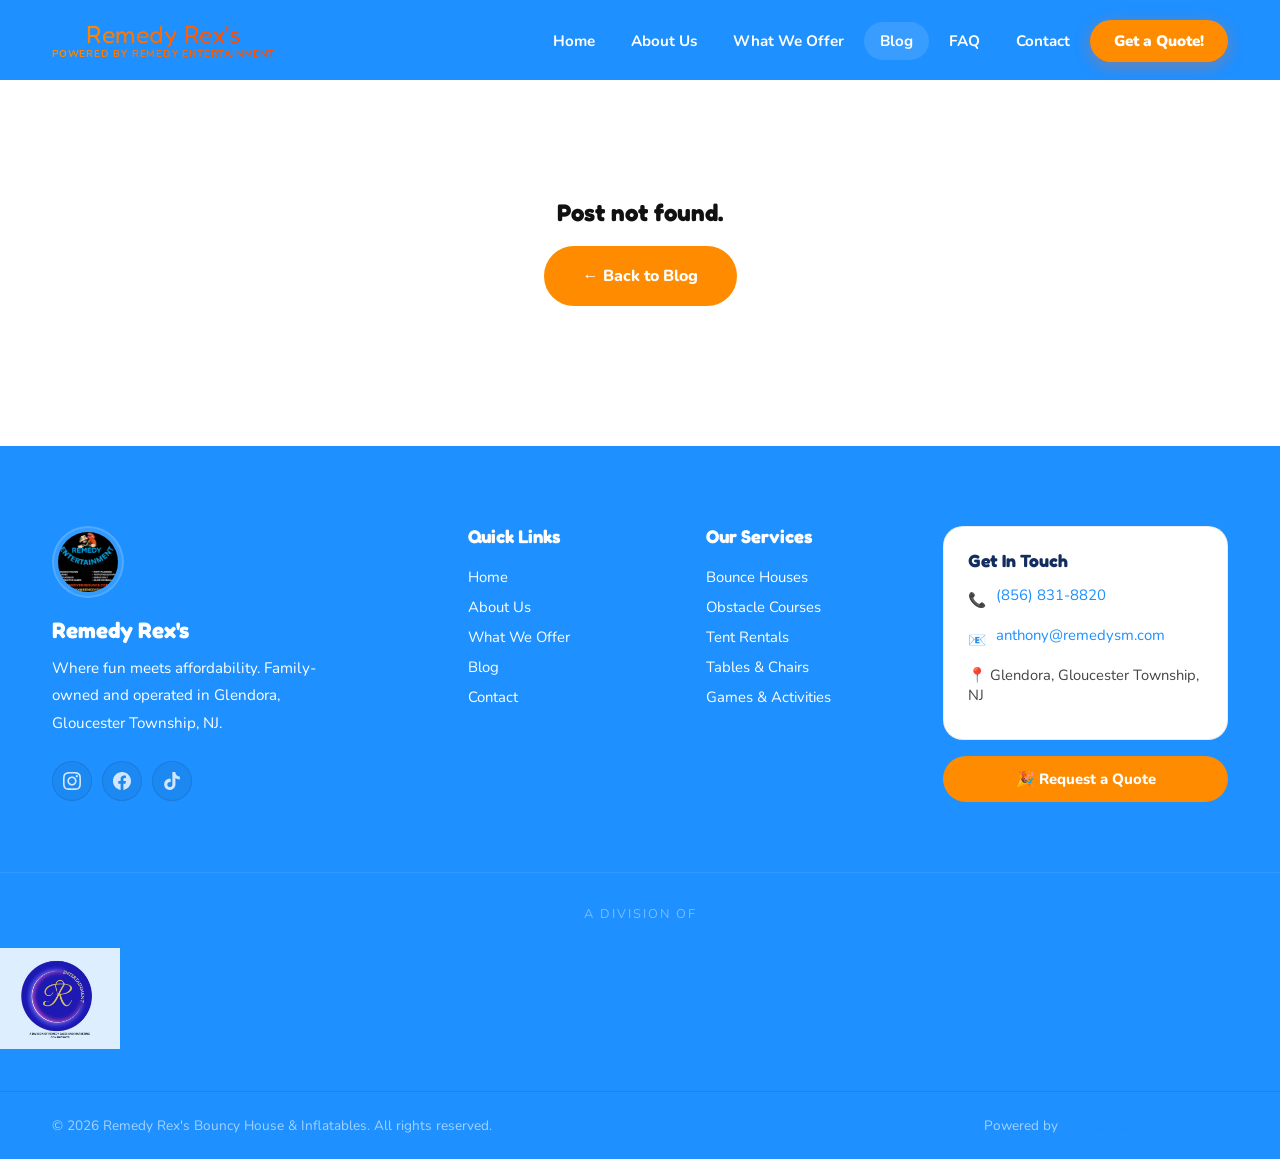
<file: post.html>
<!DOCTYPE html>
<html lang="en">
<head>
  <meta charset="UTF-8"/>
  <meta name="description" content="Bounce house rental tips, event ideas, and party planning guides from Remedy Rex's Inflatables — serving Gloucester Township and South Jersey."/>
  <meta name="viewport" content="width=device-width,initial-scale=1.0"/>
  <title>Blog Post | Remedy Rex's Bouncy House & Inflatables</title>
  <link rel="preconnect" href="https://fonts.googleapis.com"/>
  <link rel="preconnect" href="https://fonts.gstatic.com" crossorigin/>
  <link href="https://fonts.googleapis.com/css2?family=Fredoka+One&family=Nunito:wght@400;600;700;800;900&display=swap" rel="stylesheet"/>
  <link rel="stylesheet" href="css/style.css"/>
  <style>
    .post-wrap { max-width:780px; margin:0 auto; padding:60px 24px 80px; }
    .post-back { display:inline-flex; align-items:center; gap:8px; color:var(--orange); font-weight:800; font-size:0.92rem; margin-bottom:32px; transition:gap var(--t); }
    .post-back:hover { gap:12px; }
    .post-cat { display:inline-block; background:var(--yellow); color:var(--navy); font-weight:900; font-size:0.78rem; text-transform:uppercase; letter-spacing:1px; padding:5px 16px; border-radius:50px; margin-bottom:18px; }
    .post-title { font-size:clamp(1.8rem,4vw,3rem); color:var(--navy); line-height:1.15; margin-bottom:20px; }
    .post-meta { display:flex; gap:20px; flex-wrap:wrap; color:var(--text-mid); font-size:0.9rem; font-weight:700; margin-bottom:36px; padding-bottom:24px; border-bottom:2px solid var(--gray); }
    .post-meta span { display:flex; align-items:center; gap:6px; }
    .post-hero-img { width:100%; border-radius:var(--radius-lg); margin-bottom:44px; box-shadow:var(--shadow-lg); aspect-ratio:16/9; object-fit:cover; }
    .post-body { font-size:1.08rem; line-height:1.9; color:var(--text); }
    .post-body h2 { font-family:'Fredoka One',cursive; font-size:1.7rem; color:var(--navy); margin:40px 0 16px; }
    .post-body h3 { font-family:'Fredoka One',cursive; font-size:1.3rem; color:var(--navy); margin:28px 0 12px; }
    .post-body p { margin-bottom:20px; }
    .post-body ul, .post-body ol { margin:0 0 20px 24px; }
    .post-body li { margin-bottom:10px; line-height:1.7; }
    .post-body strong { color:var(--navy); font-weight:800; }
    .post-body a { color:var(--blue); font-weight:700; text-decoration:underline; }
    .post-body a:hover { color:var(--orange); }
    .post-cta-box { background:linear-gradient(135deg,var(--orange),var(--pink)); border-radius:var(--radius-lg); padding:40px; text-align:center; margin:48px 0 0; }
    .post-cta-box h3 { font-size:1.8rem; color:#fff; margin-bottom:12px; }
    .post-cta-box p { color:rgba(255,255,255,0.9); margin-bottom:24px; font-size:1.05rem; }
    .post-divider { border:none; border-top:2px solid var(--gray); margin:60px 0 40px; }
    .related-title { font-family:'Fredoka One',cursive; font-size:1.6rem; color:var(--navy); margin-bottom:28px; }
    .related-grid { display:grid; grid-template-columns:repeat(3,1fr); gap:20px; }
    .related-card { background:#fff; border-radius:var(--radius); overflow:hidden; box-shadow:var(--shadow-sm); border:1.5px solid var(--gray); transition:transform var(--t),box-shadow var(--t); }
    .related-card:hover { transform:translateY(-5px); box-shadow:var(--shadow); }
    .related-card img { width:100%; height:140px; object-fit:cover; }
    .related-card-body { padding:16px; }
    .related-card-body h4 { font-size:0.95rem; color:var(--navy); line-height:1.3; margin-bottom:8px; }
    .related-card-body span { font-size:0.8rem; color:var(--orange); font-weight:800; }
    @media(max-width:640px){ .related-grid{grid-template-columns:1fr;} }
  </style>
  <link rel="icon" type="image/x-icon" href="/favicon.ico"/>
  <link rel="icon" type="image/png" sizes="192x192" href="/favicon-192.png"/>
  <link rel="apple-touch-icon" href="/apple-touch-icon.png"/>
  <meta property="og:type" content="website"/>
  <meta property="og:title" content="Blog Post | Remedy Rex's Bouncy House & Inflatables"/>
  <meta property="og:description" content="Read the latest tips, news and stories from Remedy Rex's Bouncy House & Inflatables in South Jersey."/>
  <meta property="og:url" content="https://remedyrexbounce.com/post"/>
  <meta property="og:image" content="https://remedyrexbounce.com/images/hero-main.jpg"/>
  <meta property="og:site_name" content="Remedy Rex's Bouncy House & Inflatables"/>
  <meta name="twitter:card" content="summary_large_image"/>
  <meta name="twitter:title" content="Blog Post | Remedy Rex's Bouncy House & Inflatables"/>
  <meta name="twitter:description" content="Read the latest tips, news and stories from Remedy Rex's Bouncy House & Inflatables in South Jersey."/>
  <meta name="twitter:image" content="https://remedyrexbounce.com/images/hero-main.jpg"/>
  <link rel="canonical" href="https://remedyrexbounce.com/post"/>
</head>
<body>

  <header class="navbar scrolled" id="navbar">
    <div class="nav-inner">
      <a href="/" class="nav-logo"><span class="nav-logo-text">Remedy Rex's</span><span class="nav-logo-sub">Powered by Remedy Entertainment</span></a>
      <nav class="nav-links">
        <a href="/">Home</a>
        <a href="/about">About Us</a>
        <a href="/inventory">What We Offer</a>
        <a href="/blog" class="active">Blog</a>
        <a href="/faq">FAQ</a>
        <a href="/contact">Contact</a>
        <a href="/contact" class="nav-cta">Get a Quote!</a>
      </nav>
      <button class="hamburger" id="hamburger" aria-label="Open menu"><span></span><span></span><span></span></button>
    </div>
    <div class="mobile-menu" id="mobileMenu">
      <a href="/">Home</a><a href="/about">About Us</a><a href="/inventory">What We Offer</a>
      <a href="/blog">Blog</a><a href="/faq">FAQ</a><a href="/contact">Contact</a>
      <a href="/contact" class="mobile-cta">Get a Quote!</a>
    </div>
  </header>

  <div style="height:80px;background:var(--navy);"></div>

  <div class="post-wrap" id="postContent">
    <div style="text-align:center;padding:60px;color:var(--text-mid);">Loading post...</div>
  </div>

  <footer class="footer">
    <div class="footer-top"><div class="container"><div class="footer-grid">
      <div class="footer-brand">
        <img src="images/logo-main.png" alt="Remedy Rex Logo" class="footer-logo-img" loading="lazy"/>
        <h3>Remedy Rex's</h3>
        <p>Where fun meets affordability. Family-owned and operated in Glendora, Gloucester Township, NJ.</p>
        <div class="footer-social">
          <a href="https://www.instagram.com/remedy_entertainment1/" target="_blank" rel="noopener" aria-label="Instagram"><svg viewBox="0 0 24 24" fill="currentColor"><path d="M12 2.163c3.204 0 3.584.012 4.85.07 3.252.148 4.771 1.691 4.919 4.919.058 1.265.069 1.645.069 4.849 0 3.205-.012 3.584-.069 4.849-.149 3.225-1.664 4.771-4.919 4.919-1.266.058-1.644.07-4.85.07-3.204 0-3.584-.012-4.849-.07-3.26-.149-4.771-1.699-4.919-4.92-.058-1.265-.07-1.644-.07-4.849 0-3.204.013-3.583.07-4.849.149-3.227 1.664-4.771 4.919-4.919 1.266-.057 1.645-.069 4.849-.069zm0-2.163c-3.259 0-3.667.014-4.947.072-4.358.2-6.78 2.618-6.98 6.98-.059 1.281-.073 1.689-.073 4.948 0 3.259.014 3.668.072 4.948.2 4.358 2.618 6.78 6.98 6.98 1.281.058 1.689.072 4.948.072 3.259 0 3.668-.014 4.948-.072 4.354-.2 6.782-2.618 6.979-6.98.059-1.28.073-1.689.073-4.948 0-3.259-.014-3.667-.072-4.947-.196-4.354-2.617-6.78-6.979-6.98-1.281-.059-1.69-.073-4.949-.073zm0 5.838c-3.403 0-6.162 2.759-6.162 6.162s2.759 6.163 6.162 6.163 6.162-2.759 6.162-6.163c0-3.403-2.759-6.162-6.162-6.162zm0 10.162c-2.209 0-4-1.79-4-4 0-2.209 1.791-4 4-4s4 1.791 4 4c0 2.21-1.791 4-4 4zm6.406-11.845c-.796 0-1.441.645-1.441 1.44s.645 1.44 1.441 1.44c.795 0 1.439-.645 1.439-1.44s-.644-1.44-1.439-1.44z"/></svg></a>
          <a href="https://www.facebook.com/profile.php?id=61577245432966" target="_blank" rel="noopener" aria-label="Facebook"><svg viewBox="0 0 24 24" fill="currentColor"><path d="M24 12.073c0-6.627-5.373-12-12-12s-12 5.373-12 12c0 5.99 4.388 10.954 10.125 11.854v-8.385H7.078v-3.47h3.047V9.43c0-3.007 1.792-4.669 4.533-4.669 1.312 0 2.686.235 2.686.235v2.953H15.83c-1.491 0-1.956.925-1.956 1.874v2.25h3.328l-.532 3.47h-2.796v8.385C19.612 23.027 24 18.062 24 12.073z"/></svg></a>
          <a href="https://www.tiktok.com/@remedy_entertainment1" target="_blank" rel="noopener" aria-label="TikTok"><svg viewBox="0 0 24 24" fill="currentColor"><path d="M12.525.02c1.31-.02 2.61-.01 3.91-.02.08 1.53.63 3.09 1.75 4.17 1.12 1.11 2.7 1.62 4.24 1.79v4.03c-1.44-.05-2.89-.35-4.2-.97-.57-.26-1.1-.59-1.62-.93-.01 2.92.01 5.84-.02 8.75-.08 1.4-.54 2.79-1.35 3.94-1.31 1.92-3.58 3.17-5.91 3.21-1.43.08-2.86-.31-4.08-1.03-2.02-1.19-3.44-3.37-3.65-5.71-.02-.5-.03-1-.01-1.49.18-1.9 1.12-3.72 2.58-4.96 1.66-1.44 3.98-2.13 6.15-1.72.02 1.48-.04 2.96-.04 4.44-.99-.32-2.15-.23-3.02.37-.63.41-1.11 1.04-1.36 1.75-.21.51-.15 1.07-.14 1.61.24 1.64 1.82 3.02 3.5 2.87 1.12-.01 2.19-.66 2.77-1.61.19-.33.4-.67.41-1.06.1-1.79.06-3.57.07-5.36.01-4.03-.01-8.05.02-12.07z"/></svg></a>
        </div>
      </div>
      <div class="footer-col"><h4>Quick Links</h4><a href="/">Home</a><a href="/about">About Us</a><a href="/inventory">What We Offer</a><a href="/blog">Blog</a><a href="/contact">Contact</a></div>
      <div class="footer-col"><h4>Our Services</h4><span>Bounce Houses</span><span>Obstacle Courses</span><span>Tent Rentals</span><span>Tables &amp; Chairs</span><span>Games &amp; Activities</span></div>
      <div class="footer-col">
        <div class="footer-contact-card"><h4>Get In Touch</h4><div class="footer-contact-row">📞 <a href="tel:+18568318820">(856) 831-8820</a></div><div class="footer-contact-row">📧 <a href="mailto:anthony@remedysm.com">anthony@remedysm.com</a></div><div class="footer-contact-row">📍 Glendora, Gloucester Township, NJ</div></div>
        <a href="/contact" class="footer-cta-btn">🎉 Request a Quote</a>
      </div>
    </div></div></div>
    <div style="border-top:1px solid rgba(255,255,255,0.08);padding:32px 0;text-align:center;">
      <p style="color:rgba(255,255,255,0.4);font-size:0.8rem;text-transform:uppercase;letter-spacing:2px;margin-bottom:16px;">A Division of</p>
      <a href="https://www.remedyent.com" target="_blank" rel="noopener">
        <img src="images/remedy-entertainment-logo.png" alt="Remedy Entertainment" style="width:120px;height:120px;object-fit:contain;opacity:0.85;transition:opacity 0.3s;" onmouseover="this.style.opacity=1" onmouseout="this.style.opacity=0.85" loading="lazy"/>
      </a>
    </div>
    <hr class="footer-divider"/>
    <div class="container"><div class="footer-bottom"><p>© 2026 Remedy Rex's Bouncy House &amp; Inflatables. All rights reserved.</p><p>Powered by <a href="https://www.remedysm.com" target="_blank" rel="noopener">Remedy Sales &amp; Marketing</a></p></div></div>
  </footer>

  <script src="js/main.js"></script>
  <script>
    async function loadPost() {
      const slug = new URLSearchParams(window.location.search).get('slug');
      const res = await fetch('posts/posts.json');
      const posts = await res.json();
      const post = posts.find(p => p.slug === slug);

      if (!post) {
        document.getElementById('postContent').innerHTML = '<div style="text-align:center;padding:60px;"><h2>Post not found.</h2><a href="/blog" class="btn btn-primary" style="margin-top:20px;">← Back to Blog</a></div>';
        return;
      }

      // Update title
      document.title = post.title + ' | Remedy Rex\'s';

      // Update meta description
      const metaDesc = document.querySelector('meta[name="description"]');
      if (metaDesc) metaDesc.setAttribute('content', post.excerpt || post.title);

      // Update OG tags
      const ogTitle = document.querySelector('meta[property="og:title"]');
      if (ogTitle) ogTitle.setAttribute('content', post.title + ' | Remedy Rex\'s Bouncy House & Inflatables');

      const ogDesc = document.querySelector('meta[property="og:description"]');
      if (ogDesc) ogDesc.setAttribute('content', post.excerpt || post.title);

      const ogImg = document.querySelector('meta[property="og:image"]');
      if (ogImg && post.image) ogImg.setAttribute('content', 'https://remedyrexbounce.com/' + post.image.replace(/^\//, ''));

      const ogUrl = document.querySelector('meta[property="og:url"]');
      if (ogUrl) ogUrl.setAttribute('content', 'https://remedyrexbounce.com/post?slug=' + slug);

      // Update Twitter tags
      const twTitle = document.querySelector('meta[name="twitter:title"]');
      if (twTitle) twTitle.setAttribute('content', post.title + ' | Remedy Rex\'s Bouncy House & Inflatables');

      const twDesc = document.querySelector('meta[name="twitter:description"]');
      if (twDesc) twDesc.setAttribute('content', post.excerpt || post.title);

      const twImg = document.querySelector('meta[name="twitter:image"]');
      if (twImg && post.image) twImg.setAttribute('content', 'https://remedyrexbounce.com/' + post.image.replace(/^\//, ''));

      // Update canonical
      const canonical = document.querySelector('link[rel="canonical"]');
      if (canonical) canonical.setAttribute('href', 'https://remedyrexbounce.com/post?slug=' + slug);

      // Inject Article schema
      const existingSchema = document.getElementById('post-schema');
      if (existingSchema) existingSchema.remove();
      const schema = document.createElement('script');
      schema.id = 'post-schema';
      schema.type = 'application/ld+json';
      schema.textContent = JSON.stringify({
        "@context": "https://schema.org",
        "@type": "Article",
        "headline": post.title,
        "description": post.excerpt || post.title,
        "image": post.image ? 'https://remedyrexbounce.com/' + post.image.replace(/^\//, '') : 'https://remedyrexbounce.com/images/hero-main.jpg',
        "datePublished": post.date,
        "author": {
          "@type": "Person",
          "name": post.author || "Remedy Rex's Team"
        },
        "publisher": {
          "@type": "Organization",
          "name": "Remedy Rex's Bouncy House & Inflatables",
          "logo": {
            "@type": "ImageObject",
            "url": "https://remedyrexbounce.com/images/remedy-entertainment-logo.png"
          }
        },
        "mainEntityOfPage": {
          "@type": "WebPage",
          "@id": "https://remedyrexbounce.com/post?slug=" + slug
        }
      });
      document.head.appendChild(schema);
      const related = posts.filter(p => p.slug !== slug).slice(0, 3);

      document.getElementById('postContent').innerHTML = `
        <a href="/blog" class="post-back">← Back to Blog</a>
        <span class="post-cat">${post.category}</span>
        <h1 class="post-title">${post.title}</h1>
        <div class="post-meta">
          <span>📅 ${post.date}</span>
          <span>✍️ ${post.author}</span>
          <span>⏱ ${post.readTime}</span>
        </div>
        <img src="${post.image}" alt="${post.title}" class="post-hero-img" loading="lazy"/>
        <div class="post-body">${post.content}</div>
        <div class="post-cta-box">
          <h3>Ready to Book Your Event? 🎉</h3>
          <p>Get a free personalized quote — fast response, no obligation!</p>
          <a href="/contact" class="btn btn-white-lg">Get a Free Quote</a>
        </div>
        <hr class="post-divider"/>
        <h3 class="related-title">More From the Blog</h3>
        <div class="related-grid">
          ${related.map(p => `
            <a href="post.html?slug=${p.slug}" class="related-card">
              <img src="${p.image}" alt="${p.title}" loading="lazy"/>
              <div class="related-card-body">
                <h4>${p.title}</h4>
                <span>${p.date} · ${p.readTime}</span>
              </div>
            </a>`).join('')}
        </div>
      `;
    }
    loadPost();
  </script>
</body>
</html>
</file>
<file: css/style.css>
/* ============================================
   REMEDY REX — PREMIUM $50K REDESIGN v2
   ============================================ */

:root {
  --orange:    #FF8C00;
  --orange-d:  #FF8C00;
  --orange-l:  #FF8C00;
  --yellow:    #FFD700;
  --yellow-d:  #FFD700;
  --blue:      #1E90FF;
  --blue-d:    #1E90FF;
  --pink:      #FF4500;
  --green:     #2ECC40;
  --navy:      #1E90FF;
  --navy-l:    #1E90FF;
  --navy-ll:   #1E90FF;
  --white:     #ffffff;
  --off-white: #ffffff;
  --cream:     #ffffff;
  --gray:      #ffffff;
  --text:      #111111;
  --text-mid:  #111111;
  --radius:    20px;
  --radius-sm: 12px;
  --radius-lg: 32px;
  --shadow-sm: 0 4px 16px rgba(0,0,0,0.08);
  --shadow:    0 8px 32px rgba(0,0,0,0.12);
  --shadow-lg: 0 20px 60px rgba(0,0,0,0.18);
  --shadow-xl: 0 32px 80px rgba(0,0,0,0.25);
  --t: 0.3s cubic-bezier(0.4,0,0.2,1);
  --t-bounce: 0.5s cubic-bezier(0.34,1.56,0.64,1);
}

*, *::before, *::after { box-sizing: border-box; margin: 0; padding: 0; }
html { scroll-behavior: smooth; font-size: 16px; }
body { font-family: 'Nunito', sans-serif; color: var(--text); background: var(--white); overflow-x: hidden; }
h1,h2,h3,h4,h5 { font-family: 'Fredoka One', cursive; line-height: 1.1; }
img { max-width: 100%; height: auto; display: block; }
a { text-decoration: none; color: inherit; }
.container { max-width: 1240px; margin: 0 auto; padding: 0 32px; }
.section-pad { padding: 100px 0; }
.desktop-only { display: inline; }

/* ===== SCROLL ANIMATIONS ===== */
.reveal {
  opacity: 0;
  transform: translateY(40px);
  transition: opacity 0.7s cubic-bezier(0.4,0,0.2,1), transform 0.7s cubic-bezier(0.4,0,0.2,1);
}
.reveal.visible { opacity: 1; transform: translateY(0); }
.reveal-left { opacity: 0; transform: translateX(-50px); transition: opacity 0.7s var(--t), transform 0.7s var(--t); }
.reveal-left.visible { opacity: 1; transform: translateX(0); }
.reveal-right { opacity: 0; transform: translateX(50px); transition: opacity 0.7s var(--t), transform 0.7s var(--t); }
.reveal-right.visible { opacity: 1; transform: translateX(0); }
.delay-1 { transition-delay: 0.1s; }
.delay-2 { transition-delay: 0.2s; }
.delay-3 { transition-delay: 0.3s; }
.delay-4 { transition-delay: 0.4s; }
.delay-5 { transition-delay: 0.5s; }
.delay-6 { transition-delay: 0.6s; }

/* ===== BUTTONS ===== */
.btn {
  display: inline-flex; align-items: center; gap: 8px;
  padding: 16px 36px; border-radius: 50px;
  font-family: 'Nunito', sans-serif; font-size: 1rem; font-weight: 800;
  cursor: pointer; border: 3px solid transparent;
  transition: transform var(--t-bounce), box-shadow var(--t), background var(--t), color var(--t);
  position: relative; overflow: hidden; white-space: nowrap;
}
.btn::after {
  content: ''; position: absolute; inset: 0;
  background: rgba(255,255,255,0.15);
  opacity: 0; transition: opacity var(--t);
}
.btn:hover::after { opacity: 1; }
.btn:hover { transform: translateY(-4px); box-shadow: 0 12px 32px rgba(0,0,0,0.25); }
.btn:active { transform: translateY(-1px); }

.btn-primary { background: var(--orange); color: #ffffff; border-color: var(--orange); }
.btn-primary:hover { background: var(--orange-d); border-color: var(--orange-d); box-shadow: 0 12px 32px rgba(255,107,43,0.4); }

.btn-outline { background: rgba(255,255,255,0.08); color: #ffffff; border-color: rgba(255,255,255,0.6); backdrop-filter: blur(8px); }
.btn-outline:hover { background: rgba(255,255,255,0.2); border-color: rgba(255,255,255,0.85); color: #ffffff; }

.btn-card { background: #1E90FF; color: #ffffff; padding: 11px 24px; font-size: 0.9rem; border-color: var(--navy); }
.btn-card:hover { background: var(--orange); border-color: var(--orange); box-shadow: 0 8px 24px rgba(255,107,43,0.35); }

.btn-white { background: #fff; color: var(--orange); border-color: #111111; font-weight: 900; }
.btn-white:hover { background: var(--yellow); color: var(--navy); border-color: var(--yellow); box-shadow: 0 12px 32px rgba(255,214,0,0.4); }

.btn-white-lg { background: #fff; color: var(--orange); border-color: #111111; font-size: 1.15rem; padding: 20px 48px; }
.btn-white-lg:hover { background: var(--yellow); color: var(--navy); border-color: var(--yellow); }

/* ===== SECTION HEADERS ===== */
.section-header { text-align: center; margin-bottom: 60px; }
.section-header h2 { font-size: clamp(2.2rem, 4.5vw, 3.5rem); color: var(--navy); margin-bottom: 16px; }
.section-header p { font-size: 1.15rem; color: var(--text-mid); max-width: 580px; margin: 0 auto; line-height: 1.8; }
.section-cta { text-align: center; margin-top: 56px; }

.section-tag {
  display: inline-flex; align-items: center; gap: 8px;
  background: var(--yellow); color: var(--navy);
  font-weight: 900; font-size: 0.8rem; text-transform: uppercase; letter-spacing: 2px;
  padding: 7px 20px; border-radius: 50px; margin-bottom: 18px;
}
.section-tag-white {
  display: inline-flex; align-items: center; gap: 8px;
  background: rgba(255,255,255,0.25); color: #ffffff;
  font-weight: 800; font-size: 0.8rem; text-transform: uppercase; letter-spacing: 2px;
  padding: 7px 20px; border-radius: 50px; margin-bottom: 18px;
  border: 1px solid rgba(255,255,255,0.4); backdrop-filter: blur(4px);
}

.highlight-yellow { color: var(--yellow); }
.highlight-orange { color: var(--orange); }

/* ===== NAVBAR ===== */
.navbar {
  position: fixed; top: 0; left: 0; right: 0; z-index: 1000;
  transition: all 0.4s ease;
  padding: 8px 0;
}
.navbar.scrolled {
  background: rgba(15,31,61,0.95);
  backdrop-filter: blur(20px);
  -webkit-backdrop-filter: blur(20px);
  box-shadow: 0 4px 30px rgba(0,0,0,0.3);
  border-bottom: 1px solid rgba(255,255,255,0.08);
}
.nav-inner {
  max-width: 1240px; margin: 0 auto; padding: 12px 32px;
  display: flex; align-items: center; justify-content: space-between; gap: 24px;
}
.nav-logo {
  display: flex; align-items: center; gap: 12px;
  font-family: 'Fredoka One', cursive; font-size: 1.5rem; color: #ffffff;
}
.nav-logo img {
  width: 52px; height: 52px; object-fit: contain;
  border-radius: 50%; background: rgba(255,255,255,0.15);
  padding: 4px; border: 2px solid rgba(255,255,255,0.2);
  transition: transform var(--t-bounce);
}
.nav-logo:hover img { transform: rotate(-5deg) scale(1.1); }
.nav-logo span { background: linear-gradient(135deg, var(--orange) 0%, var(--pink) 100%); -webkit-background-clip: text; -webkit-text-fill-color: transparent; background-clip: text; }

.nav-links { display: flex; align-items: center; gap: 4px; }
.nav-links a {
  color: #ffffff; font-weight: 700; font-size: 0.95rem;
  padding: 9px 16px; border-radius: 50px;
  transition: background var(--t), color var(--t);
}
.nav-links a:hover, .nav-links a.active { background: rgba(255,255,255,0.12); color: #ffffff; }

.nav-cta {
  background: var(--orange) !important;
  color: #fff !important; border-radius: 50px !important;
  padding: 11px 24px !important; font-weight: 900 !important;
  box-shadow: 0 4px 16px rgba(255,107,43,0.4) !important;
}
.nav-cta:hover { background: var(--orange-d) !important; box-shadow: 0 8px 24px rgba(255,107,43,0.5) !important; transform: translateY(-2px); }

.hamburger { display: none; flex-direction: column; gap: 5px; background: none; border: none; cursor: pointer; padding: 6px; }
.hamburger span { display: block; width: 26px; height: 3px; background: #111111; border-radius: 3px; transition: all 0.3s ease; }
.mobile-menu { display: none; flex-direction: column; gap: 4px; padding: 12px 24px 24px; background: rgba(15,31,61,0.98); backdrop-filter: blur(20px); border-top: 1px solid rgba(255,255,255,0.1); }
.mobile-menu a { color: #ffffff; font-weight: 700; padding: 12px 18px; border-radius: var(--radius-sm); transition: background var(--t); }
.mobile-menu a:hover { background: rgba(255,255,255,0.1); color: #ffffff; }
.mobile-menu .mobile-cta { background: var(--orange); color: #ffffff; text-align: center; margin-top: 10px; }
.mobile-menu.open { display: flex; }

/* ===== HERO ===== */
.hero {
  position: relative; min-height: 100vh;
  display: flex; align-items: center;
  overflow: hidden;
  background: #1E90FF;
}
.hero-bg {
  position: absolute; inset: 0; z-index: 0;
  background-image: 
    linear-gradient(135deg, rgba(20,45,95,0.65) 0%, rgba(20,45,95,0.55) 50%, rgba(20,45,95,0.4) 100%),
    url("../images/hero-main.jpg");
  background-size: cover;
  background-position: center 40%;
  background-repeat: no-repeat;
  will-change: transform;
  transform: translateZ(0);
}
.hero-grid-overlay { display: none; }
.hero-particles {
  position: absolute; inset: 0; z-index: 2; pointer-events: none;
}
.particle {
  position: absolute; border-radius: 50%;
  animation: particleFloat linear infinite;
}
.hero-inner {
  position: relative; z-index: 3;
  width: 100%; max-width: 1100px; margin: 0 auto;
  padding: 0 48px;
  display: flex; flex-direction: column; align-items: center; justify-content: center;
  min-height: 100vh;
  text-align: center;
}
.hero-content {
  max-width: 780px;
  width: 100%;
  display: flex;
  flex-direction: column;
  align-items: center;
  justify-content: center;
}
.hero-eyebrow {
  display: inline-flex; align-items: center; gap: 10px; margin-left: auto; margin-right: auto;
  background: rgba(255,133,27,0.12); border: 1px solid rgba(255,133,27,0.4);
  color: var(--orange); font-weight: 800; font-size: 0.9rem;
  text-transform: uppercase; letter-spacing: 2px;
  padding: 8px 20px; border-radius: 50px; margin-bottom: 18px;
  backdrop-filter: blur(8px);
  animation: fadeSlideUp 0.8s ease forwards;
  white-space: normal; text-align: center;
}
.hero-eyebrow::before { content: '🎉'; font-size: 1rem; }

.hero-title {
  font-size: clamp(3.1rem, 5.5vw, 5.8rem);
  color: #ffffff; line-height: 1.1;
  margin-bottom: 18px;
  text-shadow: none;
  white-space: nowrap;
  animation: fadeSlideUp 0.8s 0.15s ease both;
}
.hero-title .line-1 { display: block; }
.hero-title .line-2 {
  display: block;
  background: linear-gradient(120deg, #FFD700 0%, #FF8C00 45%, #FF4500 100%);
  -webkit-background-clip: text; -webkit-text-fill-color: transparent; background-clip: text;
  position: relative;

}
.hero-title .line-2-inline {
  display: inline;
  background: linear-gradient(120deg, #FFD700 0%, #FF8C00 45%, #FF4500 100%);
  -webkit-background-clip: text; -webkit-text-fill-color: transparent; background-clip: text;

}
.hero-title .line-3 { display: block; color: rgba(255,255,255,0.85); }

.hero-sub {
  font-size: 1.26rem; color: rgba(255,255,255,0.8);
  line-height: 1.7; margin-bottom: 28px; max-width: 600px;
  text-align: center;
  animation: fadeSlideUp 0.8s 0.3s ease both;
}
.hero-btns {
  display: flex; gap: 16px; flex-wrap: wrap; justify-content: center;
  animation: fadeSlideUp 0.8s 0.45s ease both;
}
.hero-trust {
  display: flex; align-items: center; gap: 16px;
  margin-top: 24px; justify-content: center;
  animation: fadeSlideUp 0.8s 0.6s ease both;
}
.hero-trust-avatars { display: flex; }
.hero-trust-avatars span {
  width: 40px; height: 40px; border-radius: 50%;
  background: linear-gradient(135deg, var(--orange), var(--pink));
  border: 2px solid rgba(255,255,255,0.3);
  display: flex; align-items: center; justify-content: center;
  font-size: 0.75rem; font-weight: 800; color: #ffffff;
  margin-left: -10px;
}
.hero-trust-avatars span:first-child { margin-left: 0; }
.hero-trust-text { font-size: 1rem; color: rgba(255,255,255,0.65); }
.hero-trust-text strong { color: #ffffff; }

/* Hero visual */
.hero-visual {
  display: flex; flex-direction: row; gap: 20px; justify-content: center; flex-wrap: wrap;
  margin-top: 40px;
  animation: fadeSlideUp 0.8s 0.7s ease both;
}
.hero-visual::before { display: none; }
.hero-img-main {
  display: none;
}
.hero-img-main img {
  width: 100%; height: 100%; object-fit: cover;
  transition: transform 8s ease;
}
.hero-img-main:hover img { transform: scale(1.05); }
.hero-img-main::after {
  content: ''; position: absolute; inset: 0;
  background: linear-gradient(to top, rgba(15,31,61,0.5) 0%, transparent 50%);
}

.hero-float-card {
  position: absolute;
  background: rgba(255,255,255,0.97);
  backdrop-filter: blur(24px);
  border-radius: var(--radius);
  padding: 16px 24px;
  box-shadow: 0 8px 32px rgba(0,0,0,0.25), 0 2px 8px rgba(0,0,0,0.1);
  display: flex; align-items: center; gap: 12px;
  animation: floatCard 5s ease-in-out infinite;
  border: 1px solid rgba(255,255,255,0.9);
  border-left: 4px solid var(--orange);
  z-index: 10;
}
.hero-float-card .card-icon { font-size: 2rem; }
.hero-float-card strong { display: block; font-size: 1.05rem; color: var(--navy); font-weight: 800; }
.hero-float-card span { font-size: 0.88rem; color: var(--text-mid); }
.fc-1 { position: relative; top: auto; left: auto; right: auto; bottom: auto; animation-delay: 0s; }
.fc-2 { position: relative; top: auto; left: auto; right: auto; bottom: auto; animation-delay: -2s; }
.fc-3 { position: relative; top: auto; left: auto; right: auto; bottom: auto; animation-delay: -4s; }

.hero-img-mini {
  display: none;
}
.hero-img-mini img { width: 100%; height: 100%; object-fit: cover; }

@keyframes floatCard {
  0%, 100% { transform: translateY(0px) rotate(0deg); }
  33% { transform: translateY(-10px) rotate(1deg); }
  66% { transform: translateY(-5px) rotate(-0.5deg); }
}
@keyframes fadeSlideUp {
  from { opacity: 0; transform: translateY(30px); }
  to   { opacity: 1; transform: translateY(0); }
}
@keyframes particleFloat {
  0% { transform: translateY(100vh) scale(0); opacity: 0; }
  10% { opacity: 1; }
  90% { opacity: 1; }
  100% { transform: translateY(-20px) scale(1); opacity: 0; }
}

.hero-wave {
  position: absolute; bottom: -2px; left: 0; right: 0; z-index: 4;
}
.hero-wave svg { width: 100%; height: 80px; display: block; }

/* ===== STATS BAR ===== */
.stats-bar {
  background: #fff;
  padding: 40px 0;
  border-bottom: 1px solid rgba(0,0,0,0.06);
  box-shadow: 0 4px 20px rgba(0,0,0,0.05);
}
.stats-grid {
  display: grid; grid-template-columns: 260px repeat(4, 1fr);
  gap: 0;
  align-items: center;
}
.stat-item {
  text-align: center; padding: 20px 32px;
  border-right: 1px solid rgba(0,0,0,0.08);
  transition: transform var(--t);
}
.stat-logo-col {
  display: flex; align-items: center; justify-content: center;
  padding: 12px 20px;
  border-right: 1px solid rgba(0,0,0,0.08);
}
.stats-logo {
  width: 243px; height: 243px;
  object-fit: contain; border-radius: 12px;
}
.stat-item:last-child { border-right: none; }
.stat-item:hover { transform: translateY(-2px); }
.stat-num {
  font-family: 'Fredoka One', cursive;
  font-size: clamp(2.2rem, 4vw, 3rem);
  background: linear-gradient(135deg, var(--orange), var(--pink));
  -webkit-background-clip: text; -webkit-text-fill-color: transparent; background-clip: text;
  line-height: 1; margin-bottom: 6px;
}
.stat-label { font-size: 0.9rem; color: var(--text-mid); font-weight: 700; text-transform: uppercase; letter-spacing: 1px; }

/* ===== SERVICES STRIP ===== */
.services-strip {
  padding: 80px 0;
  position: relative;
  overflow: hidden;
  background: linear-gradient(135deg, #1E90FF 0%, #2ECC40 100%);
}
.services-strip::before {
  content: "";
  position: absolute; inset: 0;
  background:
    radial-gradient(ellipse 60% 80% at 10% 50%, rgba(255,255,255,0.15) 0%, transparent 55%),
    radial-gradient(ellipse 50% 70% at 90% 30%, rgba(255,255,255,0.1) 0%, transparent 55%);
}
.services-strip::after { display: none; }
.services-strip .container { position: relative; z-index: 1; }
.services-strip .section-header h2 { color: #ffffff; }
.services-strip .section-header p { color: rgba(255,255,255,0.9); }
.strip-scroll {
  display: grid;
  grid-template-columns: repeat(4, 1fr);
  gap: 16px;
}
.strip-scroll .strip-item:nth-child(5),
.strip-scroll .strip-item:nth-child(6),
.strip-scroll .strip-item:nth-child(7) {
  grid-column: auto;
}
/* Center the bottom 3 — shift them into middle columns */
.strip-bottom {
  display: grid;
  grid-template-columns: repeat(3, 1fr);
  gap: 16px;
  margin-top: 16px;
  max-width: 75%;
  margin-left: auto;
  margin-right: auto;
}
.strip-item {
  background: rgba(0,0,0,0.12);
  backdrop-filter: blur(12px);
  -webkit-backdrop-filter: blur(12px);
  border-radius: var(--radius);
  padding: 28px 20px; text-align: center;
  border: 1.5px solid rgba(0,0,0,0.1);
  transition: transform var(--t), border-color var(--t), box-shadow var(--t), background var(--t);
  cursor: default;
}
.strip-item:hover {
  transform: translateY(-8px);
  border-color: rgba(0,0,0,0.3);
  background: rgba(0,0,0,0.2);
  box-shadow: 0 12px 32px rgba(0,0,0,0.2);
}
.strip-icon {
  font-size: 2.4rem; margin-bottom: 12px; display: block;
  transition: transform var(--t-bounce);
}
.strip-item:hover .strip-icon { transform: scale(1.2) rotate(-5deg); }
.strip-item strong { display: block; font-size: 1rem; font-weight: 800; color: #ffffff; margin-bottom: 6px; }
.light-bg .strip-item strong { color: var(--navy); }
.light-bg .strip-item p { color: var(--text-mid); }
.strip-item p { font-size: 0.82rem; color: rgba(255,255,255,0.85); line-height: 1.5; }

/* ===== FEATURED RENTALS ===== */
.featured { background: #ffffff; }
.cards-grid { display: grid; grid-template-columns: repeat(3, 1fr); gap: 28px; }
.rental-card {
  background: #fff; border-radius: var(--radius-lg);
  overflow: hidden; box-shadow: var(--shadow-sm);
  border: 1.5px solid rgba(0,0,0,0.06);
  transition: transform var(--t), box-shadow var(--t), border-color var(--t);
  display: flex; flex-direction: column;
}
.rental-card:hover { transform: translateY(-10px); box-shadow: var(--shadow-xl); border-color: transparent; }
.card-img-wrap { position: relative; overflow: hidden; flex-shrink: 0; }
.card-img-wrap img {
  width: 100%; height: 220px; object-fit: cover;
  transition: transform 0.6s cubic-bezier(0.4,0,0.2,1);
}
.rental-card:hover .card-img-wrap img { transform: scale(1.08); }
.card-img-wrap::after {
  content: ''; position: absolute; inset: 0;
  background: linear-gradient(to top, rgba(15,31,61,0.4) 0%, transparent 50%);
  opacity: 0; transition: opacity var(--t);
}
.rental-card:hover .card-img-wrap::after { opacity: 1; }
.card-badge {
  position: absolute; top: 14px; left: 14px; z-index: 1;
  background: var(--yellow); color: var(--navy);
  font-weight: 900; font-size: 0.72rem;
  text-transform: uppercase; letter-spacing: 0.5px;
  padding: 6px 14px; border-radius: 50px;
  box-shadow: 0 2px 8px rgba(0,0,0,0.15);
}
.card-body { padding: 26px; flex: 1; display: flex; flex-direction: column; }
.card-body h3 { font-size: 1.25rem; color: var(--navy); margin-bottom: 10px; }
.card-body p { font-size: 0.92rem; color: var(--text-mid); line-height: 1.7; margin-bottom: 20px; flex: 1; }
.card-footer { display: flex; align-items: center; justify-content: space-between; padding-top: 16px; border-top: 1px solid var(--gray); }
.card-tag { font-size: 0.78rem; font-weight: 700; color: var(--orange); text-transform: uppercase; letter-spacing: 1px; }

/* ===== WHY US ===== */
.why-us { background: #fff; }
.why-wrap { display: grid; grid-template-columns: 1fr 1fr; gap: 80px; align-items: center; }
.why-img-col { position: relative; }
.why-img-stack { position: relative; }
.why-img-main {
  width: 90%; border-radius: 28px; box-shadow: var(--shadow-xl);
  aspect-ratio: 3/4; object-fit: cover;
}
.why-img-secondary {
  position: absolute; bottom: -30px; right: -10px;
  width: 55%; border-radius: 20px; box-shadow: var(--shadow-lg);
  aspect-ratio: 1; object-fit: cover;
  border: 5px solid #fff;
}
.why-badge {
  position: absolute; top: 30px; right: -10px;
  background: var(--orange); color: #ffffff;
  padding: 18px 22px; border-radius: var(--radius);
  text-align: center; box-shadow: var(--shadow-lg);
}
.why-badge-num { font-family: 'Fredoka One', cursive; font-size: 2.2rem; line-height: 1; display: block; }
.why-badge-text { font-size: 0.78rem; font-weight: 700; text-transform: uppercase; letter-spacing: 1px; opacity: 0.9; }

.why-text-col h2 { font-size: clamp(2rem, 3.5vw, 3rem); color: var(--navy); margin-bottom: 16px; }
.why-intro { font-size: 1.1rem; color: var(--text-mid); margin-bottom: 36px; line-height: 1.8; }
.why-list { list-style: none; display: flex; flex-direction: column; gap: 24px; margin-bottom: 40px; }
.why-list li {
  display: flex; gap: 16px; align-items: flex-start;
  padding: 20px; border-radius: var(--radius-sm);
  background: #ffffff; border: 1.5px solid transparent;
  transition: border-color var(--t), background var(--t), transform var(--t);
}
.why-list li:hover { border-color: var(--orange); background: #ffffff; transform: translateX(6px); }
.why-icon-wrap {
  width: 48px; height: 48px; border-radius: 14px;
  background: linear-gradient(135deg, var(--orange), var(--orange-l));
  display: flex; align-items: center; justify-content: center;
  font-size: 1.4rem; flex-shrink: 0;
  box-shadow: 0 4px 12px rgba(255,107,43,0.3);
}
.why-list strong { display: block; font-weight: 800; color: var(--navy); margin-bottom: 4px; font-size: 1rem; }
.why-list p { font-size: 0.92rem; color: var(--text-mid); line-height: 1.6; }

/* ===== WATER CALLOUT ===== */
.water-callout {
  background: linear-gradient(135deg, #1E90FF 0%, #1E90FF 50%, #1E90FF 100%);
  padding: 64px 0; overflow: hidden; position: relative;
}
.water-callout::before {
  content: ''; position: absolute; inset: 0;
  background: url("data:image/svg+xml,%3Csvg width='60' height='60' viewBox='0 0 60 60' xmlns='http://www.w3.org/2000/svg'%3E%3Cg fill='none' fill-rule='evenodd'%3E%3Cg fill='%23ffffff' fill-opacity='0.05'%3E%3Ccircle cx='30' cy='30' r='4'/%3E%3C/g%3E%3C/g%3E%3C/svg%3E");
}
.water-inner { display: flex; align-items: center; gap: 40px; flex-wrap: wrap; position: relative; }
.water-emoji { font-size: 5rem; animation: splash 2s ease-in-out infinite; filter: drop-shadow(0 8px 16px rgba(0,0,0,0.2)); }
@keyframes splash { 0%,100%{transform:translateY(0) rotate(0deg)} 25%{transform:translateY(-14px) rotate(-5deg)} 75%{transform:translateY(-7px) rotate(3deg)} }
.water-text { flex: 1; min-width: 240px; }
.water-text h2 { font-size: clamp(1.6rem, 3vw, 2.4rem); color: #ffffff; margin-bottom: 10px; }
.water-text p { color: rgba(255,255,255,0.9); font-size: 1.1rem; line-height: 1.6; }

/* ===== TESTIMONIALS ===== */
.testimonials { background: #FF8C00; padding: 100px 0; position: relative; overflow: hidden; }
.testimonials::before {
  content: '"'; position: absolute; top: -40px; left: 50%; transform: translateX(-50%);
  font-family: 'Fredoka One', cursive; font-size: 300px; color: rgba(255,255,255,0.03); line-height: 1;
  pointer-events: none;
}
.testimonials .section-header h2 { color: #ffffff; }
.testimonials .section-header p { color: rgba(255,255,255,0.7); }
.testi-grid { display: grid; grid-template-columns: repeat(3, 1fr); gap: 24px; }
.testi-card {
  background: #ffffff; border-radius: var(--radius-lg);
  padding: 36px; border: 1.5px solid var(--gray);
  transition: transform var(--t), border-color var(--t), background var(--t);
  position: relative; overflow: hidden;
}
.testi-card::before {
  content: ''; position: absolute; top: 0; left: 0; right: 0; height: 3px;
  background: linear-gradient(90deg, var(--orange), var(--pink));
  opacity: 0; transition: opacity var(--t);
}
.testi-card:hover { transform: translateY(-8px); border-color: rgba(255,255,255,0.25); background: rgba(255,255,255,0.1); }
.testi-card:hover::before { opacity: 1; }
.testi-card.featured {
  background: linear-gradient(135deg, var(--orange) 0%, var(--pink) 100%);
  border-color: transparent;
  border-color: transparent; transform: translateY(-12px);
}
.testi-card.featured:hover { transform: translateY(-16px); }
.testi-card.featured::before { opacity: 1; background: rgba(255,255,255,0.3); }
.testi-stars { font-size: 1.1rem; margin-bottom: 18px; letter-spacing: 2px; }
.testi-quote { font-size: 1.05rem; color: #333333; line-height: 1.8; margin-bottom: 24px; font-style: italic; }
.testi-card.featured .testi-quote { color: rgba(255,255,255,0.98); }
.testi-card.featured .testi-name { color: #ffffff; }
.testi-card.featured .testi-role { color: rgba(255,255,255,0.75); }
.testi-author { display: flex; align-items: center; gap: 14px; }
.testi-avatar {
  width: 48px; height: 48px; border-radius: 50%;
  background: rgba(255,255,255,0.2);
  display: flex; align-items: center; justify-content: center;
  font-weight: 900; font-size: 0.9rem; color: #ffffff; flex-shrink: 0;
  border: 2px solid rgba(255,255,255,0.3);
}
.testi-card.featured .testi-avatar { background: rgba(255,255,255,0.3); }
.testi-name { font-weight: 800; color: #142D5F; font-size: 0.95rem; }
.testi-role { font-size: 0.8rem; color: #777777; margin-top: 2px; }

/* ===== GALLERY ===== */
.gallery { background: #ffffff; }
.gallery-masonry {
  columns: 3; column-gap: 20px;
}
.gallery-item {
  break-inside: avoid; margin-bottom: 20px;
  border-radius: var(--radius); overflow: hidden;
  position: relative; cursor: pointer;
  box-shadow: var(--shadow-sm);
}
.gallery-item img {
  width: 100%; display: block;
  transition: transform 0.5s cubic-bezier(0.4,0,0.2,1);
}
.gallery-item::after {
  content: '🔍'; position: absolute; inset: 0;
  background: rgba(15,31,61,0.5);
  display: flex; align-items: center; justify-content: center;
  font-size: 2rem; opacity: 0;
  transition: opacity var(--t);
  backdrop-filter: blur(2px);
}
.gallery-item:hover img { transform: scale(1.06); }
.gallery-item:hover::after { opacity: 1; }

/* Lightbox */
.lightbox {
  display: none; position: fixed; inset: 0; z-index: 9999;
  background: rgba(0,0,0,0.95); align-items: center; justify-content: center;
  backdrop-filter: blur(10px);
}
.lightbox.open { display: flex; }
.lightbox img { max-width: 90vw; max-height: 90vh; border-radius: var(--radius); box-shadow: var(--shadow-xl); }
.lightbox-close {
  position: absolute; top: 24px; right: 24px;
  background: rgba(255,255,255,0.15); border: none; color: #ffffff;
  width: 48px; height: 48px; border-radius: 50%; font-size: 1.4rem;
  cursor: pointer; transition: background var(--t); display: flex; align-items: center; justify-content: center;
}
.lightbox-close:hover { background: var(--orange); }

/* ===== SOCIAL CTA ===== */
.social-cta { background: #fff; }
.social-inner { text-align: center; max-width: 720px; margin: 0 auto; }
.social-inner h2 { font-size: clamp(2rem, 4vw, 3rem); color: var(--navy); margin-bottom: 14px; }
.social-inner > p { color: var(--text-mid); font-size: 1.1rem; margin-bottom: 40px; line-height: 1.8; }
.social-links { display: flex; gap: 16px; justify-content: center; flex-wrap: wrap; margin-bottom: 28px; }
.social-btn {
  display: inline-flex; align-items: center; gap: 10px; margin-left: auto; margin-right: auto;
  padding: 15px 30px; border-radius: 50px;
  font-weight: 800; font-size: 1rem; color: #111111;
  transition: transform var(--t-bounce), box-shadow var(--t);
}
.social-btn:hover { transform: translateY(-4px); }
.social-btn svg { width: 22px; height: 22px; }
.instagram { background: linear-gradient(135deg, #1E90FF 0%, #FF4500 50%, #FF8C00 100%); }
.instagram:hover { box-shadow: 0 12px 28px rgba(253,29,29,0.4); }
.facebook { background: #1E90FF; }
.facebook:hover { box-shadow: 0 12px 28px rgba(24,119,242,0.4); }
.tiktok { background: #111111; color: #ffffff; }
.tiktok:hover { background: #333333; color: #ffffff; box-shadow: 0 12px 28px rgba(0,0,0,0.4); }
.social-handle {
  font-size: 0.95rem; color: var(--text-mid);
  background: #ffffff; padding: 12px 24px;
  border-radius: 50px; display: inline-block;
}

/* ===== FINAL CTA ===== */
.final-cta {
  background: linear-gradient(135deg, #FF4500 0%, #FF8C00 50%, #FFD700 100%);
  padding: 100px 0; position: relative; overflow: hidden;
}
.final-cta::before {
  content: ''; position: absolute; inset: 0;
  background: 
    radial-gradient(ellipse 70% 70% at 80% 50%, rgba(255,214,0,0.2) 0%, transparent 60%),
    radial-gradient(ellipse 50% 50% at 20% 50%, rgba(255,63,164,0.15) 0%, transparent 60%);
}
.final-cta-inner { text-align: center; position: relative; }
.final-cta-inner h2 { font-size: clamp(2.5rem, 5vw, 4rem); color: #ffffff; margin-bottom: 18px; }
.final-cta-inner p { font-size: 1.2rem; color: rgba(255,255,255,0.9); margin-bottom: 40px; }

/* ===== FOOTER ===== */
.footer { background: #1E90FF; color: #ffffff; }
.footer-top { padding: 80px 0 60px; }
.footer-grid { display: grid; grid-template-columns: 2fr 1fr 1fr 1.6fr; gap: 60px; }
.footer-brand img { width: 72px; height: 72px; border-radius: 50%; background: rgba(255,255,255,0.1); padding: 4px; margin-bottom: 20px; border: 2px solid rgba(255,255,255,0.15); }
.footer-brand h3 { font-family: 'Fredoka One', cursive; font-size: 1.4rem; color: #ffffff; margin-bottom: 12px; }
.footer-brand p { font-size: 0.95rem; line-height: 1.8; max-width: 280px; margin-bottom: 24px; }
.footer-social { display: flex; gap: 10px; }
.footer-social a {
  width: 40px; height: 40px; border-radius: 50%;
  background: rgba(0,0,0,0.05); border: 1px solid rgba(0,0,0,0.1);
  display: flex; align-items: center; justify-content: center;
  color: rgba(255,255,255,0.8); transition: background var(--t), transform var(--t-bounce), border-color var(--t);
}
.footer-social a:hover { background: var(--orange); border-color: var(--orange); transform: translateY(-4px); color: white !important; }
.footer-social svg { width: 18px; height: 18px; }

.footer-col h4 { font-family: 'Fredoka One', cursive; font-size: 1.15rem; color: #ffffff; margin-bottom: 20px; }
.footer-col a, .footer-col span { display: block; font-size: 0.93rem; margin-bottom: 10px; transition: color var(--t), transform var(--t); cursor: pointer; }
.footer-col a:hover { color: var(--orange); transform: translateX(4px); }

.footer-contact-card {
  background: #ffffff; border: 1px solid rgba(0,0,0,0.08);
  border-radius: var(--radius); padding: 24px; margin-bottom: 16px;
}
.footer-contact-card h4 { font-family: 'Fredoka One', cursive; color: #142D5F; font-size: 1.1rem; margin-bottom: 14px; }
.footer-contact-row { display: flex; align-items: center; gap: 10px; margin-bottom: 10px; font-size: 0.92rem; color: #444; }
.footer-contact-row a { color: #1E90FF; transition: color var(--t); }
.footer-contact-row a:hover { color: var(--yellow); }
.footer-cta-btn {
  display: block; background: var(--orange); color: #ffffff;
  padding: 13px 20px; border-radius: 50px; font-weight: 800;
  text-align: center; transition: background var(--t), transform var(--t-bounce);
  font-size: 0.95rem;
}
.footer-cta-btn:hover { background: #FF4500; color: #ffffff; transform: translateY(-3px); box-shadow: 0 8px 24px rgba(255,69,0,0.4); }

.footer-divider { border: none; border-top: 1px solid rgba(0,0,0,0.08); }
.footer-bottom { padding: 24px 0; display: flex; justify-content: space-between; align-items: center; flex-wrap: wrap; gap: 10px; font-size: 0.85rem; color: rgba(255,255,255,0.6); }
.footer-bottom a { color: var(--blue); transition: color var(--t); }
.footer-bottom a:hover { color: var(--yellow); }

/* ===== INNER PAGE HERO ===== */
.page-hero {
  background: linear-gradient(135deg, #FF8C00 0%, #FF4500 40%, #FF4500 100%);
  padding: 150px 24px 90px; text-align: center; position: relative; overflow: hidden;
}
.page-hero::before {
  content: ''; position: absolute; inset: 0;
  background:
    radial-gradient(ellipse 60% 60% at 70% 50%, rgba(0,173,239,0.2) 0%, transparent 60%),
    radial-gradient(ellipse 40% 40% at 20% 80%, rgba(255,107,43,0.15) 0%, transparent 55%);
}
.page-hero-inner { position: relative; z-index: 1; }
.page-hero h1 { font-size: clamp(2.8rem, 6vw, 4.5rem); color: #ffffff; margin-bottom: 16px; }
.page-hero p { font-size: 1.15rem; color: rgba(255,255,255,0.8); max-width: 580px; margin: 0 auto; line-height: 1.8; }
.page-hero-wave { position: absolute; bottom: -2px; left: 0; right: 0; }
.page-hero-wave svg { width: 100%; height: 60px; }

/* ===== INVENTORY ===== */
.inv-category { grid-column: 1/-1; margin-top: 48px; }
.inv-category h2 {
  font-size: 1.8rem; color: var(--navy);
  display: flex; align-items: center; gap: 12px;
  margin-bottom: 28px; padding-bottom: 16px;
  border-bottom: 2px solid var(--gray);
}
.inv-category h2::after { content: ''; flex: 1; height: 2px; background: linear-gradient(90deg, var(--orange), transparent); }
.inventory-grid { display: grid; grid-template-columns: repeat(3, 1fr); gap: 28px; }

/* ===== ABOUT ===== */
.about-grid { display: grid; grid-template-columns: 1fr 1fr; gap: 80px; align-items: center; }
.about-img-wrap { position: relative; }
.about-img { border-radius: 28px; box-shadow: var(--shadow-xl); width: 100%; aspect-ratio: 4/3; object-fit: cover; }
.about-img-accent {
  position: absolute; bottom: -20px; right: -20px;
  background: var(--yellow); border-radius: 20px;
  padding: 20px 24px; text-align: center; box-shadow: var(--shadow);
}
.about-img-accent .num { font-family: 'Fredoka One', cursive; font-size: 2.5rem; color: var(--navy); line-height: 1; }
.about-img-accent .lbl { font-size: 0.8rem; font-weight: 800; text-transform: uppercase; letter-spacing: 1px; color: var(--navy); }
.about-text h2 { font-size: 2.6rem; color: var(--navy); margin-bottom: 18px; }
.about-text p { color: var(--text-mid); line-height: 1.9; margin-bottom: 16px; font-size: 1.02rem; }
.values-grid { display: grid; grid-template-columns: repeat(4, 1fr); gap: 24px; margin-top: 48px; }
.value-card { background: #fff; border-radius: var(--radius); padding: 32px 24px; text-align: center; box-shadow: var(--shadow-sm); border: 1.5px solid transparent; transition: transform var(--t), border-color var(--t), box-shadow var(--t); }
.value-card:hover { transform: translateY(-6px); border-color: var(--orange); box-shadow: var(--shadow); }
.value-icon { font-size: 2.8rem; margin-bottom: 14px; display: block; }
.value-card h3 { font-size: 1.15rem; color: var(--navy); margin-bottom: 10px; }
.value-card p { font-size: 0.9rem; color: var(--text-mid); line-height: 1.65; }

/* ===== CONTACT ===== */
.contact-grid { display: grid; grid-template-columns: 1.4fr 1fr; gap: 60px; align-items: start; }
.contact-info h2 { font-size: 2.2rem; color: var(--navy); margin-bottom: 16px; }
.contact-info > p { color: var(--text-mid); line-height: 1.9; margin-bottom: 32px; }
.contact-detail { display: flex; align-items: flex-start; gap: 16px; margin-bottom: 22px; padding: 18px; border-radius: var(--radius-sm); background: #ffffff; transition: background var(--t), transform var(--t); }
.contact-detail:hover { background: #ffffff; transform: translateX(4px); }
.contact-detail-icon { width: 48px; height: 48px; background: linear-gradient(135deg, var(--orange), var(--orange-l)); border-radius: 14px; display: flex; align-items: center; justify-content: center; font-size: 1.3rem; flex-shrink: 0; box-shadow: 0 4px 12px rgba(255,107,43,0.3); }
.contact-detail strong { display: block; color: var(--navy); margin-bottom: 3px; font-size: 1rem; font-weight: 800; }
.contact-detail span, .contact-detail a { color: var(--text-mid); font-size: 0.95rem; }
.contact-detail a { color: var(--blue); }
.contact-detail a:hover { color: var(--orange); }

.contact-form-wrap { background: #fff; border-radius: var(--radius-lg); padding: 48px; box-shadow: var(--shadow-lg); border: 1.5px solid rgba(0,0,0,0.06); }
.contact-form-wrap h3 { font-size: 1.8rem; color: var(--navy); margin-bottom: 28px; }
.form-row { display: grid; grid-template-columns: 1fr 1fr; gap: 16px; }
.form-group { display: flex; flex-direction: column; gap: 7px; margin-bottom: 18px; }
.form-group label { font-weight: 800; font-size: 0.88rem; color: var(--navy); text-transform: uppercase; letter-spacing: 0.5px; }
.form-group input, .form-group select, .form-group textarea {
  padding: 14px 18px; border: 2px solid #ffffff; border-radius: var(--radius-sm);
  font-family: 'Nunito', sans-serif; font-size: 1rem; color: var(--text);
  background: #ffffff; transition: border-color var(--t), box-shadow var(--t), background var(--t);
  outline: none; appearance: none;
}
.form-group input:focus, .form-group select:focus, .form-group textarea:focus {
  border-color: var(--orange); background: #fff;
  box-shadow: 0 0 0 4px rgba(255,107,43,0.12);
}
.form-group textarea { min-height: 130px; resize: vertical; }
.form-submit { width: 100%; padding: 18px; font-size: 1.1rem; border: none; cursor: pointer; font-family: 'Nunito', sans-serif; }
.form-success { display: none; background: var(--green); color: #111111; padding: 18px; border-radius: var(--radius-sm); text-align: center; font-weight: 800; margin-top: 16px; font-size: 1.05rem; }

/* ===== RESPONSIVE ===== */
@media (max-width: 1100px) {
  .hero-inner { grid-template-columns: 1fr; text-align: center; }
  .hero-sub { max-width: 100%; }
  .hero-btns { justify-content: center; }
  .hero-trust { justify-content: center; }
  .hero-visual { max-width: 440px; margin: 0 auto; }
  .fc-1 { left: 0; }
  .fc-2 { left: 0; }
  .fc-3 { right: 0; }
  .stats-grid { grid-template-columns: repeat(2, 1fr); }
  .stat-logo-col { display: none; }
  .cards-grid { grid-template-columns: repeat(2, 1fr); }
  .footer-grid { grid-template-columns: 1fr 1fr; gap: 40px; }
  .values-grid { grid-template-columns: repeat(2, 1fr); }
  .why-wrap { grid-template-columns: 1fr; gap: 48px; }
  .about-grid { grid-template-columns: 1fr; gap: 48px; }
  .contact-grid { grid-template-columns: 1fr; gap: 48px; }
}
@media (max-width: 768px) {
  .desktop-only { display: none; }
  .nav-links { display: none; }
  .hamburger { display: flex; }
  .hero-inner { padding-top: 40px; }
  .strip-scroll { grid-template-columns: repeat(2, 1fr); }
  .cards-grid { grid-template-columns: 1fr; }
  .testi-grid { grid-template-columns: 1fr; }
  .testi-card.featured { transform: none; }
  .gallery-masonry { columns: 2; }
  .water-inner { flex-direction: column; text-align: center; }
  .inventory-grid { grid-template-columns: 1fr 1fr; }
  .footer-grid { grid-template-columns: 1fr; gap: 32px; }
  .footer-bottom { flex-direction: column; text-align: center; }
  .form-row { grid-template-columns: 1fr; }
  .contact-form-wrap { padding: 28px; }
  .values-grid { grid-template-columns: 1fr 1fr; }
}
@media (max-width: 480px) {
  .strip-scroll { grid-template-columns: 1fr 1fr; }
  .gallery-masonry { columns: 1; }
  .inventory-grid { grid-template-columns: 1fr; }
  .hero-float-card { display: none; }
  .hero-img-mini { display: none; }
  .why-img-secondary { display: none; }
  .values-grid { grid-template-columns: 1fr; }
}

/* Strip items on light backgrounds */
section:not(.services-strip) .strip-item strong { color: var(--navy) !important; }
section:not(.services-strip) .strip-item p { color: var(--text-mid) !important; }
section:not(.services-strip) .strip-item {
  background: #fff !important;
  border: 1.5px solid rgba(0,0,0,0.08) !important;
}
section:not(.services-strip) .strip-item:hover {
  border-color: var(--orange) !important;
  background: #fff !important;
}
/* build: 1780456229 */

/* ===== NEW ARRIVALS BANNER ===== */
.new-arrivals-banner {
  background: linear-gradient(135deg, var(--navy) 0%, var(--navy-l) 100%);
  padding: 10px 0;
  overflow: hidden;
  border-bottom: 3px solid var(--yellow);
}
.new-arrivals-ticker {
  display: flex;
  align-items: center;
  gap: 0;
  animation: ticker 30s linear infinite;
  white-space: nowrap;
}
.new-arrivals-ticker span {
  color: var(--yellow);
  font-weight: 900;
  font-size: 0.9rem;
  text-transform: uppercase;
  letter-spacing: 2px;
  padding: 0 32px;
}
.new-arrivals-ticker span.dot {
  color: var(--orange);
  padding: 0 8px;
}
@keyframes ticker {
  0% { transform: translateX(0); }
  100% { transform: translateX(-50%); }
}
.ticker-wrap { overflow: hidden; }

/* ===== NEW ARRIVALS SECTION ===== */
.new-arrivals {
  background: linear-gradient(135deg, #FF8C00 0%, #FF4500 50%, #FFD700 100%);
  padding: 80px 0;
  position: relative;
  overflow: hidden;
}
.new-arrivals::before {
  content: '';
  position: absolute; inset: 0;
  background:
    radial-gradient(ellipse 50% 60% at 90% 50%, rgba(255,214,0,0.12) 0%, transparent 60%),
    radial-gradient(ellipse 40% 50% at 10% 50%, rgba(255,107,43,0.12) 0%, transparent 55%);
}
.new-arrivals .section-header h2 { color: #ffffff; }
.new-arrivals .section-header p { color: rgba(255,255,255,0.7); }
.new-arrivals-grid {
  display: grid;
  grid-template-columns: repeat(3, 1fr);
  gap: 24px;
  position: relative;
  z-index: 1;
}
.new-arrival-card {
  background: #ffffff;
  border: 1.5px solid rgba(0,0,0,0.08);
  border-radius: var(--radius-lg);
  overflow: hidden;
  transition: transform var(--t), border-color var(--t), box-shadow var(--t);
}
.new-arrival-card:hover {
  transform: translateY(-8px);
  border-color: var(--orange);
  box-shadow: 0 16px 40px rgba(255,133,27,0.2);
}
.new-arrival-card .card-img-wrap img { height: 200px; object-fit: cover; width: 100%; }
.new-arrival-card .card-body { padding: 22px; }
.new-arrival-card .card-body h3 { color: #111111; font-size: 1.15rem; margin-bottom: 8px; }
.new-arrival-card .card-body p { color: #111111; font-size: 0.9rem; line-height: 1.6; margin-bottom: 16px; }
.new-arrival-badge {
  position: absolute; top: 14px; left: 14px; z-index: 1;
  background: var(--yellow); color: var(--navy);
  font-weight: 900; font-size: 0.72rem;
  text-transform: uppercase; letter-spacing: 1px;
  padding: 5px 14px; border-radius: 50px;
}

/* ===== EVENT DECOR SECTION ===== */
.event-decor {
  background: #ffffff;
  padding: 100px 0;
  position: relative;
}
.decor-grid {
  display: grid;
  grid-template-columns: repeat(3, 1fr);
  gap: 28px;
}
.decor-card {
  background: #fff;
  border-radius: var(--radius-lg);
  overflow: hidden;
  box-shadow: var(--shadow-sm);
  border: 1.5px solid rgba(0,0,0,0.06);
  transition: transform var(--t), box-shadow var(--t), border-color var(--t);
}
.decor-card:hover { transform: translateY(-8px); box-shadow: var(--shadow-xl); border-color: var(--pink); }
.decor-card-img {
  height: 200px;
  display: flex; align-items: center; justify-content: center;
  font-size: 5rem;
  position: relative;
  overflow: hidden;
}
.decor-card-img.balloon-bg { background: linear-gradient(135deg, #FF4500, #FF8C00); }
.decor-card-img.lighting-bg { background: linear-gradient(135deg, #1E90FF, #FF4500); }
.decor-card-img.backdrop-bg { background: linear-gradient(135deg, #1E90FF, #1E90FF); }
.decor-card-img.linen-bg { background: linear-gradient(135deg, #FF8C00, #FFD700); }
.decor-card-img.marquee-bg { background: linear-gradient(135deg, #FF8C00, #FFD700); }
.decor-card-img.package-bg { background: linear-gradient(135deg, #2ECC40, #1E90FF); }
.decor-card-body { padding: 24px; }
.decor-card-body h3 { font-size: 1.2rem; color: var(--navy); margin-bottom: 8px; }
.decor-card-body p { font-size: 0.9rem; color: var(--text-mid); line-height: 1.7; margin-bottom: 16px; }
.decor-upsell {
  display: inline-flex; align-items: center; gap: 6px;
  background: #ffffff; color: var(--orange);
  font-weight: 800; font-size: 0.78rem;
  text-transform: uppercase; letter-spacing: 1px;
  padding: 5px 14px; border-radius: 50px;
}

/* ===== PACKAGES SECTION ===== */
.packages { background: #fff; padding: 100px 0; }
.packages-grid {
  display: grid;
  grid-template-columns: repeat(3, 1fr);
  gap: 28px;
}
.package-card {
  border-radius: var(--radius-lg);
  padding: 36px 28px;
  text-align: center;
  position: relative;
  border: 2px solid var(--gray);
  transition: transform var(--t), box-shadow var(--t), border-color var(--t);
}
.package-card:hover { transform: translateY(-8px); box-shadow: var(--shadow-xl); border-color: var(--orange); }
.package-card.featured {
  background: linear-gradient(135deg, var(--navy) 0%, var(--navy-l) 100%);
  border-color: var(--yellow);
  transform: translateY(-8px);
}
.package-card.featured:hover { transform: translateY(-14px); }
.package-popular {
  position: absolute; top: -14px; left: 50%; transform: translateX(-50%);
  background: var(--yellow); color: var(--navy);
  font-weight: 900; font-size: 0.75rem; text-transform: uppercase; letter-spacing: 1px;
  padding: 5px 20px; border-radius: 50px;
  white-space: nowrap;
}
.package-icon { font-size: 3rem; margin-bottom: 16px; }
.package-card h3 { font-size: 1.4rem; color: var(--navy); margin-bottom: 8px; }
.package-card.featured h3 { color: #ffffff; }
.package-card > p { font-size: 0.95rem; color: var(--text-mid); margin-bottom: 24px; line-height: 1.7; }
.package-card.featured > p { color: rgba(255,255,255,0.8); }
.package-includes {
  list-style: none; text-align: left;
  margin-bottom: 28px; display: flex; flex-direction: column; gap: 10px;
}
.package-includes li {
  display: flex; align-items: center; gap: 10px;
  font-size: 0.9rem; color: var(--text-mid);
}
.package-card.featured .package-includes li { color: rgba(255,255,255,0.85); }
.package-includes li::before { content: '✅'; font-size: 0.85rem; flex-shrink: 0; }
.package-price {
  font-family: 'Fredoka One', cursive;
  font-size: 1.1rem; color: var(--orange); margin-bottom: 20px;
}
.package-card.featured .package-price { color: var(--yellow); }

@media(max-width:1024px) {
  .new-arrivals-grid { grid-template-columns: repeat(2,1fr); }
  .decor-grid { grid-template-columns: repeat(2,1fr); }
  .packages-grid { grid-template-columns: repeat(2,1fr); }
}
@media(max-width:640px) {
  .new-arrivals-grid { grid-template-columns: 1fr; }
  .decor-grid { grid-template-columns: 1fr; }
  .packages-grid { grid-template-columns: 1fr; }
  .package-card.featured { transform: none; }
}

/* ===== PLAYFUL ADDITIONS ===== */

/* Wavy section dividers */
.wave-top, .wave-bottom { line-height: 0; }

/* Strip item stagger animation */
.strip-item {
  animation-delay: 0s;
  animation: stripPop 0.5s cubic-bezier(0.34,1.56,0.64,1) both;
}
@keyframes stripPop {
  from { opacity:0; transform:translateY(20px) scale(0.9); }
  to   { opacity:1; transform:translateY(0) scale(1); }
}

/* Wobbly hover on ALL buttons */
.btn:hover {
  animation: btnWobble 0.4s cubic-bezier(0.34,1.56,0.64,1);
}
@keyframes btnWobble {
  0%   { transform: translateY(-4px) rotate(0deg); }
  25%  { transform: translateY(-6px) rotate(-2deg); }
  50%  { transform: translateY(-4px) rotate(2deg); }
  75%  { transform: translateY(-5px) rotate(-1deg); }
  100% { transform: translateY(-4px) rotate(0deg); }
}

/* Colorful card top border flash on hover */
.rental-card::before {
  content: '';
  position: absolute; top: 0; left: 0; right: 0; height: 4px;
  background: linear-gradient(90deg, var(--card-color, var(--orange)), var(--pink));
  opacity: 0; transition: opacity 0.3s ease;
  border-radius: var(--radius-lg) var(--radius-lg) 0 0;
}
.rental-card:hover::before { opacity: 1; }

/* Fun emoji bullets in Why Us list */
.why-icon-wrap {
  animation: iconPop 3s ease-in-out infinite;
}
@keyframes iconPop {
  0%,100% { transform: scale(1) rotate(0deg); }
  50% { transform: scale(1.15) rotate(-5deg); }
}

/* Pulsing CTA button */
.btn-primary {
  animation: ctaPulse 3s ease-in-out infinite;
}
@keyframes ctaPulse {
  0%,100% { box-shadow: 0 4px 16px rgba(255,107,43,0.4); }
  50% { box-shadow: 0 8px 32px rgba(255,107,43,0.7), 0 0 0 6px rgba(255,107,43,0.15); }
}

/* Rainbow underline on hero title */
.hero-title .line-2::after {
  content: '';
  display: block;
  height: 4px;
  background: linear-gradient(90deg, #FF8C00, #FFD700, #1E90FF, #FF4500, #2ECC40);
  border-radius: 4px;
  margin-top: 4px;
  animation: rainbowSlide 3s ease-in-out infinite;
}
@keyframes rainbowSlide {
  0%,100% { background-position: 0% 50%; }
  50% { background-position: 100% 50%; }
}

/* Floating emoji decoration in hero */
.hero-emoji-float {
  position: absolute;
  font-size: 2rem;
  animation: emojiDrift 8s ease-in-out infinite;
  pointer-events: none;
  opacity: 0.4;
  z-index: 2;
}
@keyframes emojiDrift {
  0%,100% { transform: translateY(0) rotate(0deg); }
  33% { transform: translateY(-20px) rotate(10deg); }
  66% { transform: translateY(-10px) rotate(-5deg); }
}

/* ===== PARTY HERO — BALLOONS, CONFETTI, STARS, CLOUDS ===== */

/* BALLOONS */
.balloon {
  position: absolute; bottom: -20px; z-index: 2; pointer-events: none;
  animation: balloonFloat 6s ease-in-out infinite;
}
.balloon::before {
  content: '';
  display: block;
  width: 52px; height: 62px;
  border-radius: 50% 50% 50% 50% / 45% 45% 55% 55%;
  box-shadow: inset -6px -4px 0 rgba(0,0,0,0.12);
}
.balloon::after {
  content: '';
  display: block;
  width: 6px; height: 6px;
  background: inherit;
  margin: 0 auto;
  clip-path: polygon(50% 100%, 0 0, 100% 0);
}
.balloon-red::before    { background: #FF4500; }
.balloon-yellow::before { background: #FFD700; }
.balloon-blue::before   { background: #1E90FF; }
.balloon-green::before  { background: #2ECC40; }
.balloon-orange::before { background: #FF8C00; }
.balloon-string {
  width: 1px; height: 80px;
  background: rgba(255,255,255,0.5);
  margin: 0 auto;
  animation: stringWiggle 3s ease-in-out infinite;
}
@keyframes balloonFloat {
  0%,100% { transform: translateY(0) rotate(-3deg); }
  25%      { transform: translateY(-18px) rotate(2deg); }
  50%      { transform: translateY(-8px) rotate(-1deg); }
  75%      { transform: translateY(-22px) rotate(3deg); }
}
@keyframes stringWiggle {
  0%,100% { transform: rotate(-2deg); }
  50%     { transform: rotate(2deg); }
}

/* CONFETTI */
.confetti-container {
  position: absolute; inset: 0; z-index: 1; pointer-events: none; overflow: hidden;
}
.confetti-piece {
  position: absolute; top: -20px; opacity: 0;
  animation: confettiFall linear infinite;
  transform-origin: center;
}
.confetti-piece.circle  { border-radius: 50%; }
.confetti-piece.triangle {
  background: transparent !important;
  width: 0 !important; height: 0 !important;
  border-left: 5px solid transparent;
  border-right: 5px solid transparent;
  border-bottom: 10px solid #FFD700;
}
@keyframes confettiFall {
  0%   { transform: translateY(-20px) rotate(0deg);   opacity: 1; }
  100% { transform: translateY(110vh)  rotate(720deg); opacity: 0.3; }
}

/* CARTOON STARS */
.star-burst {
  position: absolute; z-index: 2; pointer-events: none;
  font-size: 1.6rem; line-height: 1;
  animation: starSpin 4s ease-in-out infinite;
  filter: drop-shadow(0 0 4px rgba(255,215,0,0.8));
}
.star-1 { top:8%;  left:4%;  color:#FFD700; animation-delay:0s;    font-size:2rem; }
.star-2 { top:18%; right:5%; color:#FF4500; animation-delay:-1s;   font-size:1.4rem; }
.star-3 { top:45%; left:7%;  color:#2ECC40; animation-delay:-2s;   font-size:1.8rem; }
.star-4 { top:65%; right:6%; color:#1E90FF; animation-delay:-0.5s; font-size:2.2rem; }
.star-5 { top:80%; left:12%; color:#FF8C00; animation-delay:-3s;   font-size:1.5rem; }
.star-6 { top:30%; right:12%;color:#FFD700; animation-delay:-1.5s; font-size:1.2rem; }
@keyframes starSpin {
  0%,100% { transform: scale(1)   rotate(0deg);   opacity: 0.9; }
  25%     { transform: scale(1.3) rotate(15deg);  opacity: 1; }
  50%     { transform: scale(0.9) rotate(-10deg); opacity: 0.7; }
  75%     { transform: scale(1.2) rotate(20deg);  opacity: 1; }
}

/* BOUNCE on hero title */
.hero-title {
  animation: titleBounceIn 0.8s cubic-bezier(0.34,1.56,0.64,1) 0.2s both !important;
}
@keyframes titleBounceIn {
  0%   { opacity:0; transform: scale(0.7) translateY(40px); }
  60%  { opacity:1; transform: scale(1.05) translateY(-8px); }
  80%  { transform: scale(0.97) translateY(4px); }
  100% { opacity:1; transform: scale(1) translateY(0); }
}

/* BOUNCE on CTA button */
.btn-primary {
  animation: btnPulse 2.5s ease-in-out 1.5s infinite !important;
}
@keyframes btnPulse {
  0%,100% { transform: scale(1); }
  50%     { transform: scale(1.04); }
}

/* BOUNCE on float cards */
.hero-float-card {
  animation: cardBounce 4s ease-in-out infinite !important;
}
.fc-1 { animation-delay: 0s !important; }
.fc-2 { animation-delay: -1.3s !important; }
.fc-3 { animation-delay: -2.6s !important; }
@keyframes cardBounce {
  0%,100% { transform: translateY(0); }
  40%     { transform: translateY(-10px); }
  60%     { transform: translateY(-6px); }
}

/* ===== PREMIUM SERVICES SECTION ===== */
.services-premium {
  background: linear-gradient(135deg, #1E90FF 0%, #142D5F 100%);
  padding: 100px 0 80px;
  position: relative;
  overflow: hidden;
}
.services-premium .section-header h2 { color: #ffffff; }
.services-premium .section-header p  { color: rgba(255,255,255,0.85); }
.services-premium .section-tag {
  background: rgba(255,255,255,0.2);
  color: #ffffff;
  border: 1px solid rgba(255,255,255,0.4);
}

/* Background confetti dots */
.svc-bg-confetti { position: absolute; inset: 0; pointer-events: none; z-index: 0; }
.svc-dot {
  position: absolute;
  border-radius: 50%;
  opacity: 0.5;
  animation: svcDotBob 4s ease-in-out infinite;
}
@keyframes svcDotBob {
  0%,100% { transform: translateY(0) rotate(0deg); }
  50%     { transform: translateY(-14px) rotate(180deg); }
}
.svc-balloon {
  position: absolute;
  bottom: 0;
  font-size: 3rem;
  opacity: 0.18;
  animation: svcBalloonRise 10s ease-in-out infinite;
}
@keyframes svcBalloonRise {
  0%,100% { transform: translateY(0) rotate(-5deg); }
  50%     { transform: translateY(-40px) rotate(5deg); }
}

/* CARD GRID */
.svc-grid {
  display: grid;
  grid-template-columns: repeat(3, 1fr);
  gap: 28px;
  position: relative;
  z-index: 1;
  margin-top: 20px;
}
.svc-card {
  background: #ffffff;
  border-radius: 24px;
  overflow: hidden;
  box-shadow: 0 8px 32px rgba(0,0,0,0.18);
  transition: transform 0.35s cubic-bezier(0.34,1.56,0.64,1),
              box-shadow 0.35s ease;
  position: relative;
}
.svc-card:hover {
  transform: translateY(-12px) scale(1.02);
  box-shadow: 0 20px 60px rgba(255,140,0,0.45),
              0 8px 24px rgba(0,0,0,0.2);
}
.svc-card-img {
  position: relative;
  height: 200px;
  overflow: hidden;
}
.svc-card-img img {
  width: 100%; height: 100%;
  object-fit: cover;
  transition: transform 0.5s ease;
}
.svc-card:hover .svc-card-img img { transform: scale(1.08); }
.svc-card-overlay {
  position: absolute; inset: 0;
  background: linear-gradient(to top, rgba(20,45,95,0.5) 0%, transparent 60%);
}
.svc-card-body {
  padding: 22px 24px 26px;
}
.svc-card-body h3 {
  font-family: 'Fredoka One', cursive;
  font-size: 1.4rem;
  color: #142D5F;
  margin-bottom: 8px;
}
.svc-card-body p {
  font-size: 0.92rem;
  color: #444;
  line-height: 1.7;
  margin-bottom: 18px;
}
.svc-btn {
  display: inline-block;
  background: #FF8C00;
  color: #ffffff;
  font-family: 'Fredoka One', cursive;
  font-size: 0.95rem;
  padding: 10px 22px;
  border-radius: 50px;
  transition: background 0.2s ease, transform 0.2s ease;
}
.svc-btn:hover {
  background: #FF4500;
  transform: translateX(4px);
}

/* TRUST BAR */
.svc-trust {
  display: flex;
  align-items: center;
  justify-content: center;
  gap: 0;
  margin-top: 60px;
  background: rgba(255,255,255,0.12);
  border: 1px solid rgba(255,255,255,0.25);
  border-radius: 20px;
  padding: 28px 40px;
  backdrop-filter: blur(10px);
  position: relative;
  z-index: 1;
  flex-wrap: wrap;
  gap: 8px;
}
.svc-trust-item {
  display: flex;
  flex-direction: column;
  align-items: center;
  gap: 4px;
  padding: 0 40px;
}
.svc-trust-num {
  font-family: 'Fredoka One', cursive;
  font-size: 2.4rem;
  color: #FFD700;
  line-height: 1;
}
.svc-trust-icon {
  font-size: 2rem;
  line-height: 1;
}
.svc-trust-label {
  font-size: 0.88rem;
  font-weight: 800;
  color: #ffffff;
  text-transform: uppercase;
  letter-spacing: 1px;
  text-align: center;
}
.svc-trust-divider {
  width: 1px;
  height: 50px;
  background: rgba(255,255,255,0.25);
}

@media(max-width:900px) {
  .svc-grid { grid-template-columns: repeat(2,1fr); }
  .svc-trust-item { padding: 0 20px; }
}
@media(max-width:580px) {
  .svc-grid { grid-template-columns: 1fr; }
  .svc-trust-divider { display: none; }
}

/* ===== HOT NEW ARRIVALS — PREMIUM REDESIGN ===== */
.hna-section {
  position: relative;
  padding: 110px 0 100px;
  overflow: hidden;
  background: linear-gradient(135deg, #FF4500 0%, #FF8C00 40%, #FFD700 100%);
}

/* Floating bg elements */
.hna-bg-elements { position: absolute; inset: 0; pointer-events: none; z-index: 0; }
.hna-bal {
  position: absolute; bottom: 10%;
  font-size: 3.5rem; opacity: 0.15;
  animation: hnaBalloonFloat 8s ease-in-out infinite;
}
@keyframes hnaBalloonFloat {
  0%,100% { transform: translateY(0) rotate(-6deg); }
  50%     { transform: translateY(-50px) rotate(6deg); }
}

/* Confetti pieces */
.hna-confetti {
  position: absolute;
  border-radius: 3px;
  opacity: 0.35;
  animation: hnaConfettiBob ease-in-out infinite;
}
.hna-c1 { width:12px;height:12px;background:#ffffff;  top:10%;left:8%;  animation-duration:3s; animation-delay:0s;   border-radius:50%; }
.hna-c2 { width:10px;height:10px;background:#1E90FF;  top:20%;left:90%; animation-duration:4s; animation-delay:-1s; }
.hna-c3 { width:14px;height:14px;background:#2ECC40;  top:60%;left:5%;  animation-duration:5s; animation-delay:-2s; border-radius:50%; }
.hna-c4 { width:8px; height:8px; background:#ffffff;  top:75%;left:92%; animation-duration:3.5s;animation-delay:-0.5s; }
.hna-c5 { width:16px;height:16px;background:#1E90FF;  top:30%;left:50%; animation-duration:6s; animation-delay:-3s; border-radius:50%; }
.hna-c6 { width:10px;height:10px;background:#2ECC40;  top:85%;left:30%; animation-duration:4.5s;animation-delay:-1.5s; }
.hna-c7 { width:12px;height:12px;background:#ffffff;  top:45%;left:75%; animation-duration:3.8s;animation-delay:-2.5s; border-radius:50%; }
.hna-c8 { width:8px; height:8px; background:#1E90FF;  top:15%;left:25%; animation-duration:5.5s;animation-delay:-0.8s; }
@keyframes hnaConfettiBob {
  0%,100% { transform: translateY(0) rotate(0deg); }
  50%     { transform: translateY(-20px) rotate(180deg); }
}

/* Header */
.hna-header { text-align: center; margin-bottom: 56px; }
.hna-badge {
  display: inline-flex; align-items: center; gap: 6px;
  background: rgba(255,255,255,0.25);
  border: 2px solid rgba(255,255,255,0.6);
  color: #ffffff;
  font-family: 'Fredoka One', cursive;
  font-size: 0.85rem; letter-spacing: 2px;
  padding: 6px 20px; border-radius: 50px;
  margin-bottom: 16px;
  backdrop-filter: blur(8px);
}
.hna-title {
  font-family: 'Fredoka One', cursive;
  font-size: clamp(2.8rem, 6vw, 4.5rem);
  color: #ffffff;
  line-height: 1.05;
  margin-bottom: 14px;
  text-shadow: 0 4px 20px rgba(0,0,0,0.2);
}
.hna-sub {
  font-size: 1.15rem;
  color: rgba(255,255,255,0.9);
  max-width: 540px;
  margin: 0 auto;
  line-height: 1.7;
}

/* CARD GRID */
.hna-grid {
  display: grid;
  grid-template-columns: repeat(3,1fr);
  gap: 28px;
  margin-bottom: 48px;
}
.hna-card {
  background: #ffffff;
  border-radius: 28px;
  overflow: hidden;
  box-shadow: 0 12px 40px rgba(0,0,0,0.18);
  transition: transform 0.4s cubic-bezier(0.34,1.56,0.64,1),
              box-shadow 0.4s ease;
  display: flex; flex-direction: column;
}
.hna-card:hover {
  transform: translateY(-16px) scale(1.02);
  box-shadow: 0 28px 70px rgba(255,69,0,0.4),
              0 10px 30px rgba(0,0,0,0.2);
}

/* Card image */
.hna-card-img-wrap {
  position: relative;
  height: 240px;
  overflow: hidden;
}
.hna-card-img-wrap img {
  width: 100%; height: 100%;
  object-fit: cover;
  transition: transform 0.55s ease;
}
.hna-card:hover .hna-card-img-wrap img { transform: scale(1.1); }
.hna-card-img-overlay {
  position: absolute; inset: 0;
  background: linear-gradient(to top, rgba(20,45,95,0.55) 0%, transparent 55%);
}

/* Badge pill */
.hna-pill {
  position: absolute; top: 16px; left: 16px;
  font-family: 'Fredoka One', cursive;
  font-size: 0.82rem; padding: 5px 14px;
  border-radius: 50px;
  color: #ffffff;
  box-shadow: 0 3px 10px rgba(0,0,0,0.2);
  z-index: 2;
}
.hna-pill-new     { background: #2ECC40; }
.hna-pill-hot     { background: #FF4500; }
.hna-pill-fav     { background: #1E90FF; }
.hna-pill-limited { background: #FF8C00; }

/* Card body */
.hna-card-body {
  padding: 24px 26px 28px;
  display: flex; flex-direction: column; flex: 1;
}
.hna-card-body h3 {
  font-family: 'Fredoka One', cursive;
  font-size: 1.45rem;
  color: #142D5F;
  margin-bottom: 10px;
  line-height: 1.15;
}
.hna-card-body p {
  font-size: 0.93rem;
  color: #444;
  line-height: 1.75;
  flex: 1;
  margin-bottom: 22px;
}
.hna-card-footer { margin-top: auto; }
.hna-cta {
  display: inline-block;
  background: linear-gradient(135deg, #FF4500, #FF8C00);
  color: #ffffff;
  font-family: 'Fredoka One', cursive;
  font-size: 1rem;
  padding: 12px 26px;
  border-radius: 50px;
  box-shadow: 0 4px 18px rgba(255,140,0,0.4);
  transition: box-shadow 0.3s ease, transform 0.3s ease, background 0.3s ease;
}
.hna-cta:hover {
  background: linear-gradient(135deg, #FF8C00, #FFD700);
  box-shadow: 0 8px 30px rgba(255,140,0,0.65);
  transform: translateY(-2px);
}

/* View All */
.hna-view-all { text-align: center; }
.hna-view-btn {
  display: inline-block;
  background: rgba(255,255,255,0.2);
  border: 2px solid rgba(255,255,255,0.7);
  color: #ffffff;
  font-family: 'Fredoka One', cursive;
  font-size: 1.1rem;
  padding: 14px 40px;
  border-radius: 50px;
  backdrop-filter: blur(8px);
  transition: background 0.3s ease, transform 0.3s ease;
}
.hna-view-btn:hover {
  background: rgba(255,255,255,0.35);
  transform: translateY(-3px);
}

@media(max-width:900px) { .hna-grid { grid-template-columns: repeat(2,1fr); } }
@media(max-width:580px) { .hna-grid { grid-template-columns: 1fr; } }

/* ===== TOP-RATED RENTALS V2 ===== */
.featured-v2 {
  background: linear-gradient(160deg, #EBF5FF 0%, #F0F8FF 50%, #E8F4FF 100%);
  padding: 110px 0 100px;
  position: relative;
}
.fv2-tag {
  background: linear-gradient(135deg, #1E90FF, #2ECC40) !important;
  color: #fff !important;
  border: none !important;
}
.fv2-grid {
  display: grid;
  grid-template-columns: repeat(3,1fr);
  gap: 32px;
  margin-top: 16px;
}
.fv2-card {
  background: #ffffff;
  border-radius: 24px;
  overflow: hidden;
  box-shadow: 0 6px 28px rgba(30,144,255,0.1);
  transition: transform 0.4s cubic-bezier(0.34,1.56,0.64,1), box-shadow 0.4s ease;
  display: flex; flex-direction: column;
}
.fv2-card:hover {
  transform: translateY(-14px) scale(1.02);
  box-shadow: 0 24px 60px rgba(30,144,255,0.22), 0 8px 24px rgba(0,0,0,0.1);
}
.fv2-img-wrap {
  position: relative; height: 260px; overflow: hidden;
}
.fv2-img-wrap img {
  width: 100%; height: 100%; object-fit: cover;
  transition: transform 0.55s ease;
}
.fv2-card:hover .fv2-img-wrap img { transform: scale(1.1); }
.fv2-img-overlay {
  position: absolute; inset: 0;
  background: linear-gradient(to top, rgba(20,45,95,0.5) 0%, transparent 55%);
}
.fv2-badge {
  position: absolute; top: 14px; left: 14px;
  font-family: 'Fredoka One', cursive;
  font-size: 0.8rem; padding: 5px 14px;
  border-radius: 50px; color: #fff;
  box-shadow: 0 3px 10px rgba(0,0,0,0.2); z-index: 2;
}
.fv2-badge-fav     { background: #FF8C00; }
.fv2-badge-hot     { background: #FF4500; }
.fv2-badge-new     { background: #2ECC40; }
.fv2-badge-blue    { background: #1E90FF; }
.fv2-badge-green   { background: #2ECC40; }
.fv2-num {
  position: absolute; top: 14px; right: 14px;
  background: #FFD700; color: #111;
  font-family: 'Fredoka One', cursive;
  font-size: 1rem; width: 36px; height: 36px;
  border-radius: 50%; display: flex; align-items: center; justify-content: center;
  box-shadow: 0 3px 10px rgba(0,0,0,0.2); z-index: 2;
}
.fv2-body { padding: 22px 24px 26px; display: flex; flex-direction: column; flex: 1; }
.fv2-cat {
  font-size: 0.78rem; font-weight: 800; text-transform: uppercase;
  letter-spacing: 1px; color: #1E90FF; margin-bottom: 8px; display: block;
}
.fv2-body h3 {
  font-family: 'Fredoka One', cursive;
  font-size: 1.35rem; color: #142D5F;
  margin-bottom: 10px; line-height: 1.2;
}
.fv2-body p { font-size: 0.92rem; color: #444; line-height: 1.7; flex: 1; margin-bottom: 20px; }
.fv2-footer { margin-top: auto; }
.fv2-btn {
  display: inline-block;
  background: #1E90FF; color: #fff;
  font-family: 'Fredoka One', cursive;
  font-size: 0.95rem; padding: 11px 24px;
  border-radius: 50px;
  box-shadow: 0 4px 16px rgba(30,144,255,0.35);
  transition: background 0.25s ease, transform 0.25s ease, box-shadow 0.25s ease;
}
.fv2-btn:hover {
  background: #FF8C00;
  box-shadow: 0 8px 28px rgba(255,140,0,0.5);
  transform: translateY(-2px) translateX(3px);
}
.fv2-cta { text-align: center; margin-top: 56px; }
.fv2-view-btn {
  display: inline-block;
  background: linear-gradient(135deg, #1E90FF, #2ECC40);
  color: #fff; font-family: 'Fredoka One', cursive;
  font-size: 1.1rem; padding: 16px 48px;
  border-radius: 50px;
  box-shadow: 0 8px 28px rgba(30,144,255,0.35);
  transition: transform 0.3s ease, box-shadow 0.3s ease;
}
.fv2-view-btn:hover {
  transform: translateY(-4px);
  box-shadow: 0 16px 40px rgba(30,144,255,0.45);
}
@media(max-width:900px){ .fv2-grid{ grid-template-columns: repeat(2,1fr); } }
@media(max-width:560px){ .fv2-grid{ grid-template-columns: 1fr; } }


/* ===== WHY US V2 ===== */
.why-v2 {
  background: #ffffff;
  padding: 110px 0 100px;
  position: relative; overflow: hidden;
}
.why-v2-bg-deco { position: absolute; inset: 0; pointer-events: none; z-index: 0; }
.wv2-dot {
  position: absolute; border-radius: 50%; opacity: 0.4;
  animation: wv2DotBob 5s ease-in-out infinite;
}
@keyframes wv2DotBob {
  0%,100%{ transform: translateY(0) scale(1); }
  50%    { transform: translateY(-16px) scale(1.15); }
}
.wv2-wrap {
  display: grid; grid-template-columns: 1fr 1fr; gap: 80px; align-items: center;
  position: relative; z-index: 1;
}

/* Image */
.wv2-img-col { position: relative; }
.wv2-img-frame {
  position: relative; border-radius: 32px; overflow: visible;
}
.wv2-img-main {
  width: 100%; border-radius: 28px;
  box-shadow: 0 24px 64px rgba(30,144,255,0.18), 0 8px 24px rgba(0,0,0,0.1);
  transition: transform 0.6s ease;
  display: block;
}
.wv2-img-col:hover .wv2-img-main { transform: scale(1.02) translateY(-4px); }
.wv2-img-accent {
  position: absolute; inset: -10px;
  border: 3px solid #1E90FF; border-radius: 36px;
  opacity: 0.2; pointer-events: none;
}
.wv2-satisfaction {
  position: absolute; bottom: -20px; right: -20px;
  background: #FF8C00; border-radius: 20px;
  padding: 16px 20px; text-align: center;
  box-shadow: 0 8px 28px rgba(255,140,0,0.4);
  border: 3px solid #fff;
}
.wv2-sat-num { display: block; font-family: 'Fredoka One',cursive; font-size: 2rem; color: #fff; line-height: 1; }
.wv2-sat-txt { display: block; font-size: 0.72rem; font-weight: 800; color: rgba(255,255,255,0.9); text-transform: uppercase; letter-spacing: 0.5px; margin-top: 4px; }
.wv2-img-badge-tl {
  position: absolute; top: -16px; left: 20px;
  background: #FFD700; color: #111;
  font-family: 'Fredoka One',cursive; font-size: 0.82rem;
  padding: 6px 16px; border-radius: 50px;
  box-shadow: 0 4px 14px rgba(255,215,0,0.4);
  border: 2px solid #fff;
}

/* Text */
.wv2-trust-cluster {
  display: flex; gap: 10px; flex-wrap: wrap; margin-bottom: 8px;
}
.wv2-tick {
  background: #EBF5FF; color: #1E90FF;
  font-size: 0.78rem; font-weight: 800;
  padding: 5px 14px; border-radius: 50px;
  border: 1px solid rgba(30,144,255,0.25);
}
.wv2-headline {
  font-family: 'Fredoka One',cursive;
  font-size: clamp(2.2rem,4vw,3.2rem);
  color: #142D5F; margin: 12px 0 16px; line-height: 1.1;
}
.wv2-intro { font-size: 1.05rem; color: #444; line-height: 1.8; margin-bottom: 28px; }

/* Feature cards */
.wv2-features { display: flex; flex-direction: column; gap: 14px; margin-bottom: 32px; }
.wv2-feat {
  display: flex; align-items: flex-start; gap: 16px;
  background: #ffffff; border: 1.5px solid rgba(30,144,255,0.12);
  border-radius: 16px; padding: 16px 18px;
  box-shadow: 0 3px 14px rgba(0,0,0,0.05);
  transition: transform 0.3s ease, box-shadow 0.3s ease, border-color 0.3s ease;
}
.wv2-feat:hover {
  transform: translateX(6px);
  box-shadow: 0 6px 24px rgba(30,144,255,0.14);
  border-color: rgba(30,144,255,0.3);
}
.wv2-feat-icon {
  width: 46px; height: 46px; border-radius: 14px;
  display: flex; align-items: center; justify-content: center;
  font-size: 1.4rem; flex-shrink: 0;
}
.wv2-feat strong { display: block; font-size: 0.97rem; color: #142D5F; font-weight: 800; margin-bottom: 3px; }
.wv2-feat p { font-size: 0.87rem; color: #555; line-height: 1.6; margin: 0; }

.wv2-cta-btn {
  display: inline-block;
  background: linear-gradient(135deg, #1E90FF, #2ECC40);
  color: #fff; font-family: 'Fredoka One',cursive;
  font-size: 1.05rem; padding: 14px 36px;
  border-radius: 50px;
  box-shadow: 0 6px 24px rgba(30,144,255,0.3);
  transition: transform 0.3s ease, box-shadow 0.3s ease;
}
.wv2-cta-btn:hover {
  transform: translateY(-3px);
  box-shadow: 0 12px 36px rgba(30,144,255,0.4);
}
@media(max-width:860px){
  .wv2-wrap { grid-template-columns: 1fr; gap: 48px; }
  .wv2-img-col { max-width: 520px; margin: 0 auto; }
}

/* ===== EVENT PACKAGE BUNDLES V2 ===== */
.pkg-v2 {
  position: relative;
  padding: 110px 0 100px;
  overflow: hidden;
  background: linear-gradient(160deg, #E8F4FF 0%, #EDF6FF 40%, #F0F8FF 100%);
}

/* Background deco */
.pkg-bg-deco { position: absolute; inset: 0; pointer-events: none; z-index: 0; }
.pkg-bal {
  position: absolute; bottom: 5%;
  font-size: 3rem; opacity: 0.12;
  animation: pkgBalFloat 9s ease-in-out infinite;
}
@keyframes pkgBalFloat {
  0%,100% { transform: translateY(0) rotate(-5deg); }
  50%     { transform: translateY(-55px) rotate(5deg); }
}
.pkg-dot {
  position: absolute; border-radius: 50%; opacity: 0.4;
  animation: pkgDotBob 5s ease-in-out infinite;
}
@keyframes pkgDotBob {
  0%,100% { transform: translateY(0); }
  50%     { transform: translateY(-18px); }
}

/* Header */
.pkg-header-badge {
  display: inline-flex; align-items: center; gap: 6px;
  background: linear-gradient(135deg, #FF8C00, #FF4500);
  color: #fff;
  font-family: 'Fredoka One', cursive;
  font-size: 0.85rem; letter-spacing: 2px;
  padding: 7px 22px; border-radius: 50px;
  margin-bottom: 16px;
  box-shadow: 0 4px 16px rgba(255,140,0,0.35);
}
.pkg-title {
  font-family: 'Fredoka One', cursive;
  font-size: clamp(2.2rem, 5vw, 3.6rem);
  color: #142D5F; margin-bottom: 14px; line-height: 1.1;
}
.pkg-sub {
  font-size: 1.1rem; color: #444;
  max-width: 560px; margin: 0 auto; line-height: 1.7;
}

/* Grid */
.pkg-grid {
  display: grid;
  grid-template-columns: 1fr 1.08fr 1fr;
  gap: 24px;
  align-items: start;
  margin-top: 16px;
}

/* Card base */
.pkg-card {
  background: #fff;
  border-radius: 28px;
  overflow: hidden;
  box-shadow: 0 8px 32px rgba(30,144,255,0.1);
  transition: transform 0.4s cubic-bezier(0.34,1.56,0.64,1), box-shadow 0.4s ease;
  display: flex; flex-direction: column;
}
.pkg-card:hover {
  transform: translateY(-12px) scale(1.015);
  box-shadow: 0 24px 60px rgba(30,144,255,0.2), 0 8px 24px rgba(0,0,0,0.08);
}

/* Featured card */
.pkg-card-featured {
  background: linear-gradient(160deg, #142D5F 0%, #1a3a6e 100%);
  box-shadow: 0 16px 56px rgba(20,45,95,0.35);
  position: relative;
}
.pkg-card-featured:hover {
  transform: translateY(-16px) scale(1.02);
  box-shadow: 0 32px 80px rgba(20,45,95,0.4), 0 0 0 3px #FFD700;
}

/* Featured badges */
.pkg-featured-badges {
  display: flex; flex-wrap: wrap; gap: 6px;
  padding: 16px 18px 0;
  position: relative; z-index: 2;
}
.pkg-feat-badge {
  font-family: 'Fredoka One', cursive;
  font-size: 0.72rem; padding: 4px 12px;
  border-radius: 50px; color: #fff;
  letter-spacing: 0.5px;
}
.pfb-popular { background: #FF4500; }
.pfb-fav     { background: #FF8C00; }
.pfb-value   { background: #2ECC40; }

/* Card image */
.pkg-img-wrap {
  position: relative; height: 220px; overflow: hidden;
}
.pkg-card-featured .pkg-img-wrap { height: 200px; }
.pkg-img-wrap img {
  width: 100%; height: 100%; object-fit: cover;
  transition: transform 0.55s ease;
}
.pkg-card:hover .pkg-img-wrap img { transform: scale(1.1); }
.pkg-img-overlay {
  position: absolute; inset: 0;
  background: linear-gradient(to top, rgba(20,45,95,0.55) 0%, transparent 55%);
}
.pkg-event-type {
  position: absolute; bottom: 14px; left: 14px;
  background: rgba(255,255,255,0.95);
  color: #142D5F;
  font-family: 'Fredoka One', cursive;
  font-size: 0.82rem; padding: 5px 14px;
  border-radius: 50px;
  box-shadow: 0 3px 10px rgba(0,0,0,0.15);
  z-index: 2;
}

/* Card body */
.pkg-body { padding: 24px 26px 28px; display: flex; flex-direction: column; flex: 1; }
.pkg-body h3 {
  font-family: 'Fredoka One', cursive;
  font-size: 1.5rem; color: #142D5F;
  margin-bottom: 10px; line-height: 1.15;
}
.pkg-card-featured .pkg-body h3 { color: #ffffff; }
.pkg-desc {
  font-size: 0.93rem; color: #555;
  line-height: 1.7; margin-bottom: 18px;
}
.pkg-card-featured .pkg-desc { color: rgba(255,255,255,0.8); }

/* Checklist */
.pkg-list {
  list-style: none; padding: 0; margin: 0 0 18px;
  display: flex; flex-direction: column; gap: 9px;
}
.pkg-list li {
  display: flex; align-items: center; gap: 10px;
  font-size: 0.9rem; color: #333; font-weight: 600;
}
.pkg-card-featured .pkg-list li { color: rgba(255,255,255,0.9); }
.pkg-check {
  width: 22px; height: 22px; border-radius: 50%;
  background: #2ECC40; color: #fff;
  display: flex; align-items: center; justify-content: center;
  font-size: 0.75rem; font-weight: 900; flex-shrink: 0;
}
.pkg-check-gold {
  background: #FFD700; color: #111;
}

/* Best for */
.pkg-best-for {
  font-size: 0.82rem; font-weight: 700;
  color: #1E90FF; background: #EBF5FF;
  padding: 8px 14px; border-radius: 10px;
  margin-bottom: 20px;
}
.pkg-best-for-light {
  color: #FFD700; background: rgba(255,215,0,0.15);
}

/* Buttons */
.pkg-btn {
  display: block; text-align: center;
  font-family: 'Fredoka One', cursive;
  font-size: 1rem; padding: 13px 24px;
  border-radius: 50px;
  transition: transform 0.3s ease, box-shadow 0.3s ease, background 0.3s ease;
  margin-top: auto;
}
.pkg-btn-default {
  background: #1E90FF; color: #fff;
  box-shadow: 0 4px 18px rgba(30,144,255,0.3);
}
.pkg-btn-default:hover {
  background: #FF8C00;
  box-shadow: 0 8px 28px rgba(255,140,0,0.45);
  transform: translateY(-2px);
}
.pkg-btn-featured {
  background: linear-gradient(135deg, #FFD700, #FF8C00);
  color: #fff;
  box-shadow: 0 6px 24px rgba(255,215,0,0.45);
}
.pkg-btn-featured:hover {
  background: linear-gradient(135deg, #FF8C00, #FF4500);
  box-shadow: 0 12px 36px rgba(255,140,0,0.6);
  transform: translateY(-3px);
}

@media(max-width:900px) {
  .pkg-grid { grid-template-columns: 1fr; max-width: 520px; margin-left: auto; margin-right: auto; }
}

/* ===== TESTIMONIALS — DARK TEXT FIX ===== */
.testi-card .testi-quote,
.testi-card:not(.featured) .testi-quote { color: #1F2937 !important; }
.testi-card:not(.featured) .testi-name  { color: #1F2937 !important; font-weight: 800; }
.testi-card:not(.featured) .testi-role  { color: #4B5563 !important; }
.testi-card:not(.featured) .testi-stars { color: #FFD700; }
.testi-card.featured .testi-quote { color: rgba(255,255,255,0.97) !important; }
.testi-card.featured .testi-name  { color: #ffffff !important; }
.testi-card.featured .testi-role  { color: rgba(255,255,255,0.8) !important; }

/* ===== BLOG V2 ===== */
.blog-v2 { background: #ffffff; padding: 100px 0 0; }
.blog-v2-grid {
  display: grid;
  grid-template-columns: repeat(3,1fr);
  gap: 28px;
  margin-bottom: 48px;
}
.bv2-card {
  display: flex; flex-direction: column;
  background: #ffffff;
  border-radius: 24px;
  overflow: hidden;
  box-shadow: 0 6px 24px rgba(0,0,0,0.08);
  border: 1.5px solid rgba(0,0,0,0.06);
  text-decoration: none;
  transition: transform 0.4s cubic-bezier(0.34,1.56,0.64,1), box-shadow 0.4s ease;
}
.bv2-card:hover {
  transform: translateY(-12px) scale(1.01);
  box-shadow: 0 24px 56px rgba(30,144,255,0.18), 0 6px 20px rgba(0,0,0,0.08);
}
.bv2-img-wrap {
  position: relative; height: 220px; overflow: hidden;
}
.bv2-img {
  width: 100%; height: 100%; object-fit: cover;
  transition: transform 0.55s ease;
}
.bv2-card:hover .bv2-img { transform: scale(1.1); }
.bv2-img-overlay {
  position: absolute; inset: 0;
  background: linear-gradient(to top, rgba(20,45,95,0.5) 0%, transparent 55%);
}
.bv2-read-time {
  position: absolute; bottom: 14px; right: 14px;
  background: rgba(255,255,255,0.92);
  color: #142D5F;
  font-size: 0.75rem; font-weight: 800;
  padding: 4px 12px; border-radius: 50px;
  backdrop-filter: blur(4px);
}
.bv2-body { padding: 22px 24px 26px; display: flex; flex-direction: column; flex: 1; }
.bv2-cat {
  display: inline-block;
  background: #FFD700; color: #111;
  font-weight: 900; font-size: 0.72rem;
  text-transform: uppercase; letter-spacing: 1px;
  padding: 4px 14px; border-radius: 50px;
  margin-bottom: 12px;
}
.bv2-title {
  font-family: 'Fredoka One', cursive;
  font-size: 1.2rem; color: #142D5F;
  margin-bottom: 10px; line-height: 1.3;
}
.bv2-excerpt {
  font-size: 0.88rem; color: #555;
  line-height: 1.7; flex: 1; margin-bottom: 16px;
}
.bv2-cta {
  color: #FF8C00; font-weight: 800;
  font-size: 0.9rem;
  transition: color 0.2s, letter-spacing 0.2s;
}
.bv2-card:hover .bv2-cta {
  color: #FF4500; letter-spacing: 0.5px;
}
@media(max-width:860px){ .blog-v2-grid{ grid-template-columns: repeat(2,1fr); } }
@media(max-width:560px){ .blog-v2-grid{ grid-template-columns: 1fr; } }

/* ===== WAVE DIVIDER ===== */
.wave-divider {
  display: block; line-height: 0;
  background: #ffffff;
  margin-bottom: -2px;
}
.wave-divider svg { display: block; width: 100%; height: 90px; }

/* ===== SISTER V2 ===== */
.sister-v2 {
  background: #1E90FF;
  padding: 90px 0 100px;
  position: relative;
  overflow: hidden;
}
.sister-v2::before {
  content: '';
  position: absolute; inset: 0;
  background:
    radial-gradient(ellipse 55% 55% at 85% 40%, rgba(255,215,0,0.08) 0%, transparent 60%),
    radial-gradient(ellipse 40% 40% at 15% 60%, rgba(255,69,0,0.08) 0%, transparent 55%);
  pointer-events: none;
}
.sister-grid {
  display: grid;
  grid-template-columns: 1fr 1fr;
  gap: 64px;
  align-items: center;
}
.sister-badge {
  display: inline-flex; align-items: center; gap: 8px;
  background: rgba(255,255,255,0.15);
  border: 1px solid rgba(255,255,255,0.35);
  color: #FFD700; font-weight: 900; font-size: 0.8rem;
  text-transform: uppercase; letter-spacing: 2px;
  padding: 7px 20px; border-radius: 50px; margin-bottom: 20px;
}
.sister-headline {
  font-family: 'Fredoka One', cursive;
  font-size: clamp(2rem, 3.5vw, 2.9rem);
  color: #ffffff; margin-bottom: 16px; line-height: 1.15;
}
.sister-sub {
  color: rgba(255,255,255,0.85);
  font-size: 1.05rem; line-height: 1.8; margin-bottom: 28px;
}
.sister-highlight { color: #FFD700; }
.sister-features { display: flex; flex-direction: column; gap: 14px; margin-bottom: 36px; }
.sister-feat {
  display: flex; align-items: center; gap: 14px;
  color: #ffffff; font-size: 0.95rem; font-weight: 600;
}
.sister-feat-icon {
  width: 36px; height: 36px;
  background: rgba(255,255,255,0.15);
  border-radius: 50%;
  display: flex; align-items: center; justify-content: center;
  font-size: 1.1rem; flex-shrink: 0;
}
.sister-btns { display: flex; gap: 14px; flex-wrap: wrap; }
.sister-btn-primary {
  display: inline-block;
  background: #FF8C00; color: #ffffff;
  font-family: 'Fredoka One', cursive;
  font-size: 1rem; padding: 13px 28px;
  border-radius: 50px;
  box-shadow: 0 4px 18px rgba(255,140,0,0.4);
  transition: background 0.25s, transform 0.25s, box-shadow 0.25s;
}
.sister-btn-primary:hover {
  background: #FF4500;
  box-shadow: 0 8px 28px rgba(255,69,0,0.45);
  transform: translateY(-2px);
}
.sister-btn-outline {
  display: inline-block;
  background: rgba(255,255,255,0.12);
  border: 2px solid rgba(255,255,255,0.5);
  color: #ffffff;
  font-family: 'Fredoka One', cursive;
  font-size: 1rem; padding: 13px 28px;
  border-radius: 50px;
  transition: background 0.25s, transform 0.25s;
}
.sister-btn-outline:hover {
  background: rgba(255,255,255,0.22);
  transform: translateY(-2px);
}

/* ===== BUNDLE & SAVE GLASSMORPHISM CARD ===== */
.bundle-card {
  position: relative;
  background: rgba(255,255,255,0.08);
  backdrop-filter: blur(20px);
  -webkit-backdrop-filter: blur(20px);
  border-radius: 28px;
  padding: 44px 36px;
  text-align: center;
  border: 1px solid rgba(255,255,255,0.2);
  box-shadow:
    0 24px 64px rgba(0,0,0,0.25),
    0 0 0 1px rgba(255,215,0,0.15),
    inset 0 1px 0 rgba(255,255,255,0.15);
  transition: transform 0.4s cubic-bezier(0.34,1.56,0.64,1), box-shadow 0.4s ease;
  background-image: linear-gradient(135deg, rgba(255,255,255,0.1) 0%, rgba(255,255,255,0.03) 100%);
}
.bundle-card:hover {
  transform: translateY(-10px) scale(1.02);
  box-shadow:
    0 40px 80px rgba(0,0,0,0.3),
    0 0 0 2px #FFD700,
    inset 0 1px 0 rgba(255,255,255,0.2);
}
.bundle-popular-badge {
  display: inline-block;
  background: linear-gradient(135deg, #FFD700, #FF8C00);
  color: #111;
  font-family: 'Fredoka One', cursive;
  font-size: 0.82rem; font-weight: 900;
  padding: 6px 18px; border-radius: 50px;
  margin-bottom: 20px;
  box-shadow: 0 4px 14px rgba(255,215,0,0.4);
}
.bundle-icon { font-size: 4rem; margin-bottom: 16px; line-height: 1; }
.bundle-title {
  font-family: 'Fredoka One', cursive;
  font-size: 2rem; color: #FFD700;
  margin-bottom: 14px;
}
.bundle-desc {
  color: rgba(255,255,255,0.88);
  font-size: 0.97rem; line-height: 1.8; margin-bottom: 24px;
}
.bundle-includes {
  background: rgba(255,255,255,0.08);
  border: 1px solid rgba(255,255,255,0.15);
  border-radius: 16px; padding: 18px 20px;
  margin-bottom: 24px;
}
.bundle-includes-label {
  color: #FFD700; font-weight: 800;
  font-size: 0.85rem; text-transform: uppercase;
  letter-spacing: 1px; margin-bottom: 8px;
}
.bundle-includes-text {
  color: rgba(255,255,255,0.85);
  font-size: 0.88rem; line-height: 1.7;
}
.bundle-cta {
  display: block;
  background: #FF8C00; color: #ffffff;
  font-family: 'Fredoka One', cursive;
  font-size: 1rem; padding: 14px 24px;
  border-radius: 50px; text-align: center;
  box-shadow: 0 6px 22px rgba(255,140,0,0.45);
  transition: background 0.25s, transform 0.25s, box-shadow 0.25s;
}
.bundle-cta:hover {
  background: #FF4500;
  box-shadow: 0 10px 32px rgba(255,69,0,0.5);
  transform: translateY(-2px);
}

@media(max-width:860px){
  .sister-grid { grid-template-columns: 1fr; gap: 40px; }
}

/* ===== MEGA FINAL CTA ===== */
.mega-cta {
  position: relative;
  padding: 120px 0 110px;
  overflow: hidden;
  background: linear-gradient(135deg, #FF4500 0%, #FF8C00 45%, #FFD700 100%);
}
.mega-cta-deco { position: absolute; inset: 0; pointer-events: none; z-index: 0; }
.mcta-bal {
  position: absolute; bottom: 0;
  font-size: 3.5rem; opacity: 0.18;
  animation: mctaBalloon 8s ease-in-out infinite;
}
@keyframes mctaBalloon {
  0%,100% { transform: translateY(0) rotate(-6deg); }
  50%     { transform: translateY(-60px) rotate(6deg); }
}
.mcta-dot {
  position: absolute; border-radius: 50%;
  animation: mctaDot 5s ease-in-out infinite;
}
@keyframes mctaDot {
  0%,100% { transform: translateY(0) rotate(0deg); }
  50%     { transform: translateY(-20px) rotate(180deg); }
}
.mcta-glow {
  position: absolute; border-radius: 50%; pointer-events: none;
  filter: blur(80px);
}
.mcta-glow-l {
  width: 400px; height: 400px;
  background: rgba(255,255,255,0.12);
  top: -100px; left: -100px;
}
.mcta-glow-r {
  width: 500px; height: 500px;
  background: rgba(255,215,0,0.15);
  bottom: -150px; right: -100px;
}

/* Inner container */
.mega-cta-inner {
  max-width: 860px; margin: 0 auto; text-align: center;
}

/* Badge */
.mcta-badge {
  display: inline-flex; align-items: center; gap: 8px;
  background: rgba(255,255,255,0.22);
  border: 2px solid rgba(255,255,255,0.55);
  color: #ffffff;
  font-family: 'Fredoka One', cursive;
  font-size: 0.85rem; letter-spacing: 2px;
  padding: 8px 24px; border-radius: 50px;
  margin-bottom: 24px;
  backdrop-filter: blur(8px);
}

/* Headline */
.mcta-headline {
  font-family: 'Fredoka One', cursive;
  font-size: clamp(2.8rem, 6vw, 4.8rem);
  color: #ffffff; line-height: 1.08;
  margin-bottom: 20px;
  text-shadow: 0 4px 24px rgba(0,0,0,0.2);
}
.mcta-highlight {
  color: #ffffff;
  text-decoration: underline;
  text-decoration-color: rgba(255,255,255,0.5);
  text-underline-offset: 6px;
}

/* Sub */
.mcta-sub {
  font-size: 1.15rem; color: rgba(255,255,255,0.92);
  line-height: 1.8; max-width: 700px;
  margin: 0 auto 36px; 
}

/* Trust badges */
.mcta-trust-badges {
  display: flex; flex-wrap: wrap; gap: 12px;
  justify-content: center; margin-bottom: 40px;
}
.mcta-trust-badge {
  display: flex; align-items: center; gap: 8px;
  background: rgba(255,255,255,0.18);
  border: 1px solid rgba(255,255,255,0.35);
  color: #ffffff;
  font-size: 0.88rem; font-weight: 700;
  padding: 8px 18px; border-radius: 50px;
  backdrop-filter: blur(6px);
  transition: background 0.2s, transform 0.2s;
}
.mcta-trust-badge:hover {
  background: rgba(255,255,255,0.28);
  transform: translateY(-2px);
}

/* Buttons */
.mcta-btns {
  display: flex; gap: 16px; justify-content: center;
  flex-wrap: wrap; margin-bottom: 32px;
}
.mcta-btn-primary {
  display: inline-block;
  background: #ffffff; color: #FF4500;
  font-family: 'Fredoka One', cursive;
  font-size: 1.15rem; padding: 16px 40px;
  border-radius: 50px;
  box-shadow: 0 8px 32px rgba(0,0,0,0.2);
  transition: transform 0.3s cubic-bezier(0.34,1.56,0.64,1), box-shadow 0.3s ease, background 0.3s;
}
.mcta-btn-primary:hover {
  transform: translateY(-4px) scale(1.03);
  box-shadow: 0 16px 48px rgba(0,0,0,0.25);
  background: #FFD700; color: #111;
}
.mcta-btn-secondary {
  display: inline-block;
  background: rgba(255,255,255,0.15);
  border: 2px solid rgba(255,255,255,0.7);
  color: #ffffff;
  font-family: 'Fredoka One', cursive;
  font-size: 1.15rem; padding: 16px 40px;
  border-radius: 50px;
  backdrop-filter: blur(8px);
  transition: transform 0.3s cubic-bezier(0.34,1.56,0.64,1), background 0.3s ease, box-shadow 0.3s;
}
.mcta-btn-secondary:hover {
  transform: translateY(-4px) scale(1.03);
  background: rgba(255,255,255,0.28);
  box-shadow: 0 12px 36px rgba(0,0,0,0.15);
}

/* Trust strip */
.mcta-trust-strip {
  display: flex; flex-wrap: wrap; gap: 10px 24px;
  justify-content: center; margin-bottom: 48px;
}
.mcta-trust-strip span {
  font-size: 0.85rem; color: rgba(255,255,255,0.85);
  font-weight: 700;
}

/* Stats bar */
.mcta-stats {
  display: flex; align-items: center; justify-content: center;
  gap: 0; flex-wrap: wrap;
  background: rgba(255,255,255,0.15);
  border: 1px solid rgba(255,255,255,0.25);
  border-radius: 20px; padding: 28px 40px;
  backdrop-filter: blur(10px);
  margin-bottom: 32px;
  gap: 8px;
}
.mcta-stat {
  display: flex; flex-direction: column;
  align-items: center; padding: 0 40px;
}
.mcta-stat-num {
  font-family: 'Fredoka One', cursive;
  font-size: 2.6rem; color: #ffffff;
  line-height: 1; text-shadow: 0 2px 12px rgba(0,0,0,0.2);
}
.mcta-stat-label {
  font-size: 0.82rem; font-weight: 800;
  color: rgba(255,255,255,0.85);
  text-transform: uppercase; letter-spacing: 1px;
  margin-top: 4px;
}
.mcta-stat-div {
  width: 1px; height: 50px;
  background: rgba(255,255,255,0.3);
}

/* Closing line */
.mcta-closing {
  font-size: 1.05rem; color: rgba(255,255,255,0.85);
  font-style: italic; font-weight: 600;
}

@media(max-width:640px){
  .mcta-stat { padding: 0 20px; }
  .mcta-stat-div { display: none; }
  .mcta-stats { gap: 16px; }
}

/* ===== INVENTORY PAGE — FULL REDESIGN ===== */

/* TRUST STRIP */
.inv-trust-strip {
  background: #ffffff;
  padding: 32px 0;
  box-shadow: 0 4px 24px rgba(30,144,255,0.08);
  border-bottom: 1px solid rgba(30,144,255,0.1);
}
.inv-trust-grid {
  display: grid; grid-template-columns: repeat(4,1fr); gap: 20px;
}
.inv-trust-card {
  display: flex; align-items: center; gap: 14px;
  background: #ffffff;
  border: 1.5px solid rgba(30,144,255,0.12);
  border-radius: 16px; padding: 18px 20px;
  box-shadow: 0 4px 16px rgba(0,0,0,0.05);
  transition: transform 0.3s ease, box-shadow 0.3s ease;
}
.inv-trust-card:hover {
  transform: translateY(-4px);
  box-shadow: 0 8px 28px rgba(30,144,255,0.15);
}
.inv-trust-icon { font-size: 2rem; flex-shrink: 0; }
.inv-trust-card strong { display: block; font-size: 0.9rem; color: #142D5F; font-weight: 800; margin-bottom: 3px; }
.inv-trust-card p { font-size: 0.78rem; color: #666; margin: 0; line-height: 1.4; }

/* STICKY CATEGORY NAV */
.cat-nav {
  position: sticky; top: 70px; z-index: 90;
  background: #ffffff;
  border-bottom: 2px solid rgba(30,144,255,0.12);
  box-shadow: 0 4px 20px rgba(0,0,0,0.08);
}
.cat-nav-inner {
  display: flex; flex-wrap: wrap; justify-content: center;
  gap: 4px; padding: 4px 8px;
}
.cat-nav-link {
  display: inline-flex; align-items: center; gap: 6px;
  padding: 14px 20px; white-space: nowrap;
  font-family: 'Fredoka One', cursive;
  font-size: 0.95rem; color: #555;
  border-bottom: 3px solid transparent;
  transition: color 0.2s, border-color 0.2s;
  text-decoration: none;
}
.cat-nav-link:hover { color: #FF8C00; border-bottom-color: #FF8C00; }
.cat-nav-link.active { color: #1E90FF; border-bottom-color: #1E90FF; }

/* CATALOG SECTION */
.inv-catalog {
  background: linear-gradient(180deg, #F4F9FF 0%, #ffffff 100%);
  padding: 80px 0 100px;
}

/* CATEGORY HEADER */
.inv-cat-header {
  margin: 80px 0 32px;
  padding-bottom: 20px;
  border-bottom: 3px solid #EBF5FF;
}
.inv-cat-header:first-child { margin-top: 0; }
.inv-cat-header h2 {
  font-family: 'Fredoka One', cursive;
  font-size: clamp(1.8rem, 3.5vw, 2.4rem);
  color: #142D5F; margin-bottom: 8px;
}
.inv-cat-header p {
  font-size: 1rem; color: #555; line-height: 1.7; max-width: 640px;
}

/* SUBCATEGORY HEADER (nested within a category, e.g. Water Slides under Bounce Houses) */
.inv-subcat-header {
  margin: 48px 0 28px;
  display: flex; align-items: center; gap: 14px; flex-wrap: wrap;
}
.inv-subcat-header h3 {
  font-family: 'Fredoka One', cursive;
  font-size: clamp(1.3rem, 2.5vw, 1.6rem);
  color: #142D5F; margin: 0;
}
.inv-subcat-header p {
  font-size: 0.95rem; color: #555; line-height: 1.6; max-width: 640px;
  width: 100%; margin-top: 4px;
}
.inv-new-tag {
  display: inline-block; background: #FF8C00; color: #fff;
  font-family: 'Nunito', sans-serif; font-weight: 800; font-size: 0.7rem;
  letter-spacing: 0.5px; text-transform: uppercase;
  padding: 4px 10px; border-radius: 20px;
}

/* INVENTORY GRIDS */
.inv-grid { display: grid; gap: 24px; }
.inv-grid-3 { grid-template-columns: repeat(3,1fr); }
.inv-grid-4 { grid-template-columns: repeat(4,1fr); }

/* INVENTORY CARDS */
.inv-card {
  background: #ffffff;
  border-radius: 22px;
  overflow: hidden;
  box-shadow: 0 6px 24px rgba(30,144,255,0.09);
  border: 1.5px solid rgba(30,144,255,0.08);
  transition: transform 0.4s cubic-bezier(0.34,1.56,0.64,1),
              box-shadow 0.4s ease, border-color 0.3s ease;
  display: flex; flex-direction: column;
}
.inv-card:hover {
  transform: translateY(-12px) scale(1.015);
  box-shadow: 0 20px 56px rgba(255,140,0,0.25), 0 6px 20px rgba(0,0,0,0.08);
  border-color: #FF8C00;
}

/* Wide card for orphans */
.inv-card-wide { grid-column: span 1; }

/* Card image */
.inv-img-wrap {
  position: relative; height: 220px; overflow: hidden;
}
.inv-grid-4 .inv-img-wrap { height: 190px; }
.inv-img-wrap img {
  width: 100%; height: 100%; object-fit: cover;
  transition: transform 0.55s ease;
}
.inv-card:hover .inv-img-wrap img { transform: scale(1.1); }
.inv-img-overlay {
  position: absolute; inset: 0;
  background: linear-gradient(to top, rgba(20,45,95,0.45) 0%, transparent 55%);
}

/* Equipment/product shots (e.g. Concessions) — show full item, no crop */
.inv-img-wrap.product-shot { background: #fff; }
.inv-img-wrap.product-shot img {
  object-fit: contain; padding: 14px;
}
.inv-img-wrap.product-shot .inv-img-overlay { display: none; }

/* Badges */
.inv-badge {
  position: absolute; top: 12px; left: 12px;
  font-family: 'Fredoka One', cursive;
  font-size: 0.75rem; padding: 4px 12px;
  border-radius: 50px; color: #fff;
  box-shadow: 0 2px 8px rgba(0,0,0,0.2); z-index: 2;
}
.inv-badge-orange { background: #FF8C00; }
.inv-badge-red    { background: #FF4500; }
.inv-badge-yellow { background: #FF8C00; }
.inv-badge-green  { background: #2ECC40; }
.inv-badge-blue   { background: #1E90FF; }

/* Card body */
.inv-body { padding: 18px 20px 22px; display: flex; flex-direction: column; flex: 1; }
.inv-cat-label {
  display: inline-block;
  font-size: 0.72rem; font-weight: 800;
  text-transform: uppercase; letter-spacing: 0.8px;
  color: #FF8C00; margin-bottom: 8px;
}
.inv-body h3 {
  font-family: 'Fredoka One', cursive;
  font-size: 1.15rem; color: #142D5F;
  margin-bottom: 8px; line-height: 1.2;
}
.inv-grid-4 .inv-body h3 { font-size: 1.05rem; }
.inv-body p { font-size: 0.87rem; color: #555; line-height: 1.65; flex: 1; margin-bottom: 16px; }
.inv-btn {
  display: inline-block;
  background: #1E90FF; color: #ffffff;
  font-family: 'Fredoka One', cursive;
  font-size: 0.88rem; padding: 10px 20px;
  border-radius: 50px; margin-top: auto;
  box-shadow: 0 3px 12px rgba(30,144,255,0.3);
  transition: background 0.25s ease, transform 0.25s ease, box-shadow 0.25s ease;
  align-self: flex-start;
}
.inv-btn:hover {
  background: #FF8C00;
  box-shadow: 0 6px 22px rgba(255,140,0,0.45);
  transform: translateX(4px);
}

@media(max-width:1100px){
  .inv-trust-grid { grid-template-columns: repeat(2,1fr); }
  .inv-grid-4 { grid-template-columns: repeat(2,1fr); }
}
@media(max-width:760px){
  .inv-trust-grid { grid-template-columns: 1fr; }
  .inv-grid-3, .inv-grid-4 { grid-template-columns: repeat(2,1fr); }
}
@media(max-width:480px){
  .inv-grid-3, .inv-grid-4 { grid-template-columns: 1fr; }
}

/* ===== FAQ V2 — TWO-COLUMN PREMIUM ===== */
.faq-v2 {
  margin-top: 48px;
}
.faq-v2-inner {
  display: grid;
  grid-template-columns: 300px 1fr;
  gap: 60px;
  align-items: start;
}

/* LEFT column */
.faq-left { position: sticky; top: 120px; }
.faq-left-tag {
  display: inline-flex; align-items: center; gap: 6px;
  background: #EBF5FF; color: #1E90FF;
  font-weight: 800; font-size: 0.78rem;
  text-transform: uppercase; letter-spacing: 1.5px;
  padding: 5px 14px; border-radius: 50px;
  margin-bottom: 16px;
}
.faq-left-title {
  font-family: 'Fredoka One', cursive;
  font-size: clamp(1.8rem, 3vw, 2.6rem);
  color: #142D5F; line-height: 1.1;
  margin-bottom: 14px;
}
.faq-left-sub {
  font-size: 0.95rem; color: #555;
  line-height: 1.75; margin-bottom: 24px;
}
.faq-trust-badges {
  display: flex; flex-direction: column; gap: 10px;
  margin-bottom: 28px;
}
.faq-trust-badge {
  display: flex; align-items: center; gap: 10px;
  background: #F8FBFF;
  border: 1.5px solid rgba(30,144,255,0.12);
  border-radius: 12px; padding: 10px 14px;
  font-size: 0.87rem; font-weight: 700; color: #142D5F;
  transition: transform 0.2s, box-shadow 0.2s;
}
.faq-trust-badge:hover {
  transform: translateX(4px);
  box-shadow: 0 4px 14px rgba(30,144,255,0.12);
}
.faq-trust-badge span { font-size: 1.2rem; }
.faq-contact-btn {
  display: inline-block;
  background: linear-gradient(135deg, #FF8C00, #FF4500);
  color: #ffffff;
  font-family: 'Fredoka One', cursive;
  font-size: 0.95rem; padding: 12px 24px;
  border-radius: 50px;
  box-shadow: 0 4px 16px rgba(255,140,0,0.35);
  transition: transform 0.25s, box-shadow 0.25s;
}
.faq-contact-btn:hover {
  transform: translateY(-2px);
  box-shadow: 0 8px 28px rgba(255,140,0,0.45);
}

/* RIGHT column — accordion */
.faq-right { display: flex; flex-direction: column; gap: 10px; }
.faq-v2-item {
  background: #ffffff;
  border: 1.5px solid rgba(30,144,255,0.1);
  border-radius: 16px;
  overflow: hidden;
  box-shadow: 0 3px 14px rgba(0,0,0,0.05);
  transition: box-shadow 0.3s ease, border-color 0.3s ease;
}
.faq-v2-item:hover {
  box-shadow: 0 6px 24px rgba(30,144,255,0.12);
  border-color: rgba(30,144,255,0.25);
}
.faq-v2-item.open {
  border-color: #1E90FF;
  box-shadow: 0 8px 28px rgba(30,144,255,0.15);
}
.faq-v2-q {
  width: 100%;
  display: flex; align-items: center; justify-content: space-between;
  padding: 18px 22px;
  background: none; border: none; cursor: pointer;
  font-family: 'Nunito', sans-serif;
  font-size: 0.97rem; font-weight: 800;
  color: #142D5F; text-align: left;
  gap: 12px;
  transition: color 0.2s;
}
.faq-v2-q:hover { color: #1E90FF; }
.faq-v2-item.open .faq-v2-q { color: #1E90FF; }
.faq-icon {
  flex-shrink: 0;
  width: 28px; height: 28px;
  background: #EBF5FF; color: #1E90FF;
  border-radius: 50%;
  display: flex; align-items: center; justify-content: center;
  font-size: 1.2rem; font-weight: 900;
  transition: background 0.25s, transform 0.3s, color 0.25s;
}
.faq-v2-item.open .faq-icon {
  background: #1E90FF; color: #fff;
  transform: rotate(45deg);
}
.faq-v2-a {
  max-height: 0; overflow: hidden;
  transition: max-height 0.4s ease, padding 0.3s ease;
  font-size: 0.93rem; color: #555; line-height: 1.8;
  padding: 0 22px;
}
.faq-v2-item.open .faq-v2-a {
  max-height: 300px;
  padding: 0 22px 18px;
}

@media(max-width:860px) {
  .faq-v2-inner { grid-template-columns: 1fr; gap: 32px; }
  .faq-left { position: static; }
}

/* ===== REMEDY REX LOGO ===== */
.nav-logo-img {
  width: 73px;
  height: 73px;
  object-fit: contain;
  border-radius: 50%;
  transition: transform 0.3s ease;
  image-rendering: -webkit-optimize-contrast;
}
.nav-logo:hover .nav-logo-img { transform: scale(1.08) rotate(-3deg); }

.footer-logo-img {
  width: 110px;
  height: 110px;
  object-fit: contain;
  border-radius: 50%;
  margin-bottom: 14px;
  display: block;
}

/* ===== NAV LOGO TEXT ===== */
.nav-logo-text {
  font-family: 'Fredoka One', cursive;
  font-size: 1.55rem;
  background: linear-gradient(135deg, #FF4500, #FF8C00);
  -webkit-background-clip: text;
  -webkit-text-fill-color: transparent;
  background-clip: text;
  white-space: nowrap;
  letter-spacing: 0.5px;
}

/* ===== CONTACT FORM — CHECKBOXES & EXTRAS ===== */
.checkbox-grid {
  display: grid;
  grid-template-columns: repeat(2, 1fr);
  gap: 10px;
  margin-top: 8px;
}
.check-opt {
  display: flex; align-items: center; gap: 10px;
  background: #F8FBFF;
  border: 1.5px solid rgba(30,144,255,0.12);
  border-radius: 12px;
  padding: 11px 14px;
  cursor: pointer;
  font-size: 0.9rem; font-weight: 600; color: #142D5F;
  transition: background 0.2s, border-color 0.2s, transform 0.2s;
  user-select: none;
}
.check-opt:hover {
  background: #EBF5FF;
  border-color: #1E90FF;
  transform: translateY(-1px);
}
.check-opt input[type="checkbox"] {
  appearance: none;
  -webkit-appearance: none;
  width: 22px; height: 22px;
  border: 2px solid rgba(30,144,255,0.35);
  border-radius: 6px;
  background: #fff;
  cursor: pointer; flex-shrink: 0;
  transition: background 0.2s, border-color 0.2s;
  position: relative;
  display: flex; align-items: center; justify-content: center;
}
.check-opt input[type="checkbox"]:checked {
  background: #1E90FF;
  border-color: #1E90FF;
}
.check-opt input[type="checkbox"]:checked::after {
  content: "";
  display: block;
  width: 5px; height: 9px;
  border: 2.5px solid #ffffff;
  border-top: none; border-left: none;
  transform: rotate(45deg) translate(-1px, -1px);
  position: absolute;
}
.check-opt:has(input:checked) {
  background: #EBF5FF;
  border-color: #1E90FF;
  box-shadow: 0 2px 10px rgba(30,144,255,0.15);
  color: #1E90FF;
}

.sales-tax-note {
  display: flex; align-items: flex-start; gap: 10px;
  background: #FFF8E8;
  border: 1.5px solid rgba(255,140,0,0.25);
  border-radius: 12px; padding: 12px 14px;
  width: 100%;
}
.sales-tax-note span { font-size: 1.3rem; flex-shrink: 0; }
.sales-tax-note p { font-size: 0.82rem; color: #555; line-height: 1.6; margin: 0; }
.sales-tax-note strong { color: #FF8C00; }

@media(max-width:580px) {
  .checkbox-grid { grid-template-columns: 1fr; }
}

/* ===== NAV LOGO SUBTEXT ===== */
.nav-logo {
  display: flex !important;
  flex-direction: column;
  line-height: 1;
  gap: 3px;
}
.nav-logo-sub {
  font-family: 'Nunito', sans-serif;
  font-size: 0.62rem;
  font-weight: 700;
  color: rgba(255,255,255,0.6);
  text-transform: uppercase;
  letter-spacing: 0.8px;
  white-space: nowrap;
}

/* ===== FORM ERROR STATE ===== */
.form-error {
  background: #fff0f0;
  border: 1px solid #ffcccc;
  border-radius: 12px;
  padding: 14px 18px;
  margin-bottom: 16px;
  color: #cc0000;
  font-weight: 700;
  display: none;
}
[data-fs-success]:not([style*="display:none"]) ~ form { display: none; }

/* ===== COMPREHENSIVE MOBILE FIXES ===== */
@media (max-width: 768px) {
  /* Hero */
  .hero-title { font-size: clamp(2rem, 8vw, 3rem) !important; white-space: normal !important; }
  .hero-title .line-1 { display: block; }
  .hero-eyebrow { font-size: 0.7rem !important; padding: 6px 14px !important; max-width: 90vw; }
  .hero-sub { font-size: 0.95rem !important; }
  .hero-inner { padding: 80px 20px 60px !important; }
  .hero-visual { display: none !important; }
  .hero-btns { flex-direction: column; align-items: center; gap: 12px; }
  .hero-btns .btn { width: 100%; max-width: 300px; justify-content: center; }
  .hero-trust { flex-direction: column; align-items: center; text-align: center; }
  
  /* Balloons & confetti — smaller/hidden on mobile */
  .balloon { display: none; }
  .star-burst { font-size: 1rem !important; }
  .confetti-container { opacity: 0.4; }
  
  /* Stats bar */
  .stat-logo-col { grid-column: 1 / -1; display: flex !important; justify-content: center; padding: 0 0 16px; border-right: none !important; border-bottom: 1px solid rgba(0,0,0,0.08); margin-bottom: 8px; }
  .stats-grid { grid-template-columns: repeat(2, 1fr) !important; }
  .stats-logo { width: 180px !important; height: 180px !important; }
  .stat-num { font-size: 2rem !important; }
  
  /* Nav */
  .nav-logo-sub { font-size: 0.5rem !important; }
  .nav-logo-text { font-size: 1.2rem !important; }
  
  /* Contact */
  .contact-grid { grid-template-columns: 1fr !important; gap: 32px !important; }
  .checkbox-grid { grid-template-columns: 1fr !important; }
  .form-row { flex-direction: column; }
  
  /* Services / Packages / Blog */
  .svc-grid { grid-template-columns: 1fr !important; }
  .pkg-grid { grid-template-columns: 1fr !important; }
  .hna-grid { grid-template-columns: 1fr !important; }
  .fv2-grid { grid-template-columns: 1fr !important; }
  .blog-v2-grid { grid-template-columns: 1fr !important; }
  
  /* Sister / Why Us */
  .sister-grid { grid-template-columns: 1fr !important; }
  .wv2-wrap { grid-template-columns: 1fr !important; }
  
  /* Trust badges */
  .mcta-trust-badges { flex-direction: column; align-items: center; }
  .mcta-btns { flex-direction: column; align-items: center; }
  .mcta-btns a { width: 100%; max-width: 320px; text-align: center; }
  .mcta-stats { flex-direction: column; }
  .mcta-stat-div { display: none; }
  .mcta-trust-strip { flex-direction: column; align-items: center; text-align: center; }
  
  /* Inventory trust strip */
  .inv-trust-grid { grid-template-columns: 1fr !important; }
  .cat-nav { top: 56px; }
  .cat-nav-link { font-size: 0.82rem; padding: 10px 14px; }
  .cat-nav-inner {
    flex-wrap: nowrap; justify-content: flex-start;
    overflow-x: auto; -webkit-overflow-scrolling: touch;
    scrollbar-width: none;
  }
  .cat-nav-inner::-webkit-scrollbar { display: none; }
  
  /* Packages */
  .pkg-featured-badges { flex-wrap: wrap; gap: 4px; }
  .pkg-feat-badge { font-size: 0.65rem; padding: 3px 10px; }
  
  /* General */
  .container { padding: 0 16px !important; }
  .section-pad { padding: 60px 0 !important; }
  h2 { font-size: clamp(1.6rem, 6vw, 2.4rem) !important; }
}

@media (max-width: 480px) {
  .hero-title { font-size: 1.8rem !important; }
  .hero-eyebrow { font-size: 0.65rem !important; }
  .stat-num { font-size: 1.6rem !important; }
  .stat-label { font-size: 0.72rem !important; }
  .inv-grid-4 { grid-template-columns: 1fr !important; }
  .inv-grid-3 { grid-template-columns: 1fr !important; }
  .mcta-headline { font-size: 2rem !important; }
  .hna-title { font-size: 2rem !important; }
}
</file>
